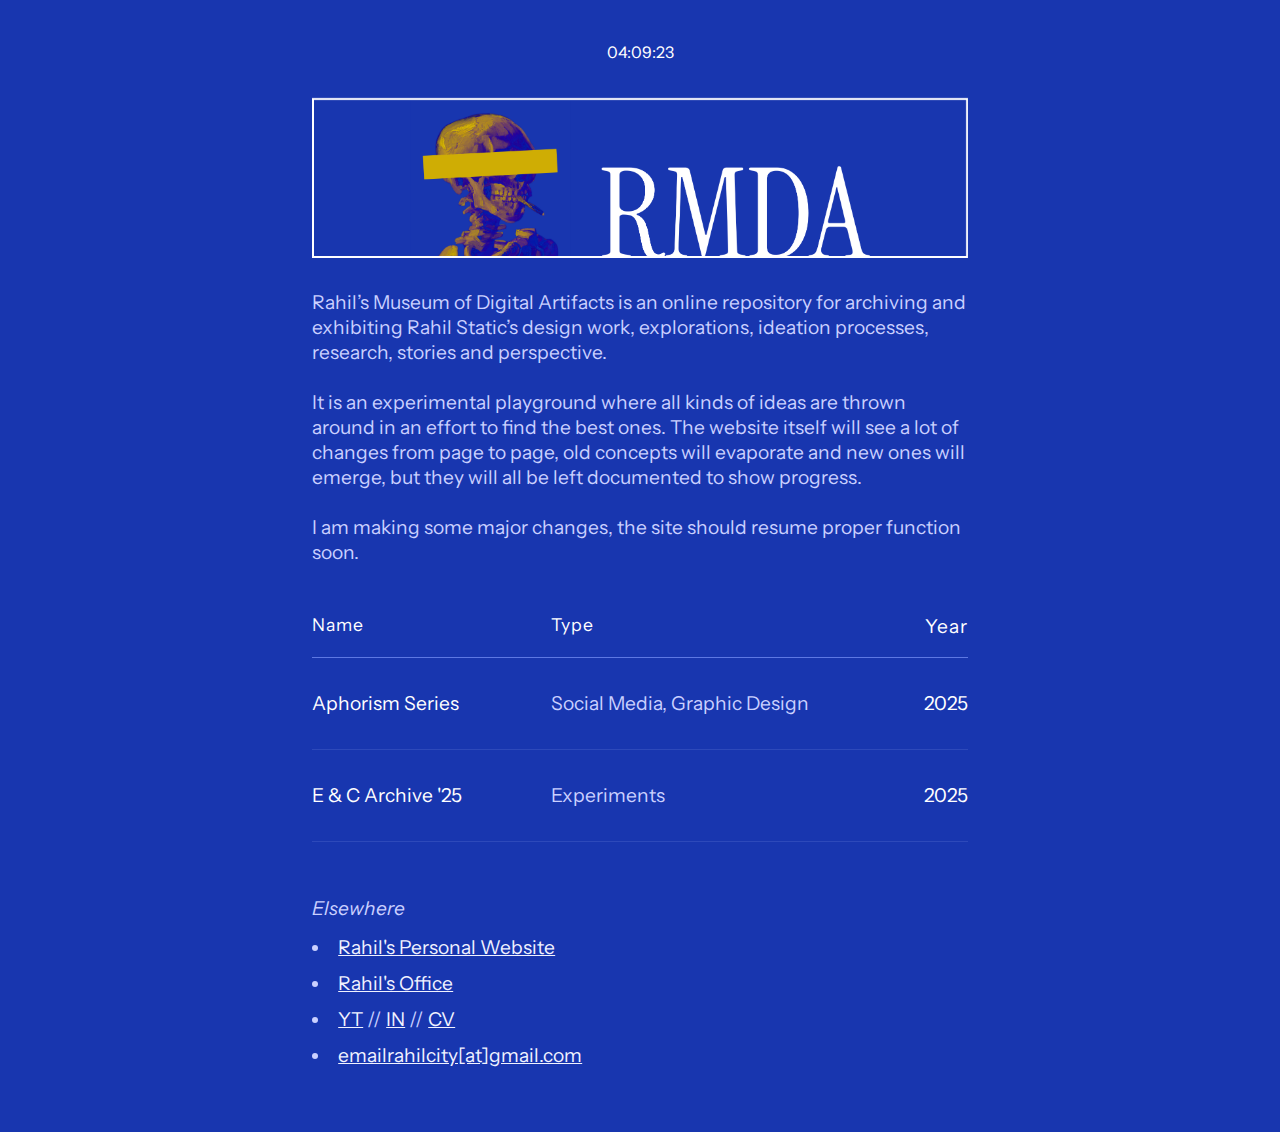
<file: index.html>
<!DOCTYPE html>
<html lang="en">
<head>
    <meta charset="UTF-8">
    <meta name="viewport" content="width=device-width, initial-scale=1.0">
    <title>Rahil's Museum of Digital Artifacts</title>
	<meta name="description" content="Rahil's Museum of Digital Artifacts - Celebrating authentic human-made design stories by the Last Human Designer in the age of AI" />
    <meta name="keywords" content="Rahil's Museum, Rahil Static, Rahil H. Static, Rahil Blade, Rahil City, Rahil HSB, Designer">
	<link rel="stylesheet" href="css/styles.css">
	
	<!-- Linking Font -->
    <link rel="preconnect" href="https://fonts.googleapis.com">
    <link rel="preconnect" href="https://fonts.gstatic.com" crossorigin>
    <link href="https://fonts.googleapis.com/css2?family=Instrument+Sans:ital,wght@0,400..700;1,400..700&family=Instrument+Serif:ital@0;1&display=swap" rel="stylesheet">
	
	<!-- Favicon -->
	<link rel="icon" type="image/png" sizes="32x32" href="preview/favicon-32x32.png">
	<link rel="icon" type="image/png" sizes="16x16" href="preview/favicon-16x16.png">

	<!-- Apple -->
	<link rel="apple-touch-icon" sizes="180x180" href="preview/apple-touch-icon.png">

	<!-- Android -->
	<link rel="icon" type="image/png" sizes="192x192" href="preview/icon-192.png">
	

	<!-- Open Graph (Facebook, LinkedIn, etc.) -->
	<meta property="og:title" content="Rahil's Museum of Digital Artifacts">
	<meta property="og:description" content="Rahil's Museum of Digital Artifacts - Celebrating authentic human-made design stories by the Last Human Designer in the age of AI.">
	<meta property="og:image" content="https://rahilsmuseum.github.io/preview/previewmain.png">
	<meta property="og:image:width" content="1200">
	<meta property="og:image:height" content="630">
	<meta property="og:image:type" content="image/png">
	<meta property="og:url" content="https://rahilsmuseum.github.io">
	<meta property="og:type" content="website">
	<meta property="og:site_name" content="Rahil's Museum of Digital Artifacts">

	<!-- Twitter Card -->
	<meta name="twitter:card" content="summary_large_image">
	<meta name="twitter:title" content="Rahil's Museum of Digital Artifacts">
	<meta name="twitter:description" content="Rahil's Museum of Digital Artifacts - Celebrating authentic human-made design stories by the Last Human Designer in the age of AI">
	<meta name="twitter:image" content="https://rahilsmuseum.github.io/preview/previewmain.png">

	<!-- Additional -->
	<meta property="og:image:alt" content="Preview image card for Rahil's Museum">
	<meta name="twitter:image:alt" content="Preview image card for Rahil's Museum">
	
	
	<!-- iOS Safari optimizations -->
	<meta name="apple-mobile-web-app-capable" content="yes">
	<meta name="apple-mobile-web-app-status-bar-style" content="default">
	<meta name="format-detection" content="telephone=no"> <!-- Prevents auto-linking of phone numbers -->

	<!-- Better iOS viewport handling -->
	<meta name="viewport" content="width=device-width, initial-scale=1.0, shrink-to-fit=no, viewport-fit=cover">

</head>
<body id="top">


<main class="main-content">
<div class="corner-link top-center local-time" id="local-time"></div>

			  <section class="hero">
              <img src="main/b1.png" alt="Ethical Research" class="banner-image">
              <p class="body-text">Rahil’s Museum of Digital Artifacts is an online repository for archiving and exhibiting Rahil Static’s design work, explorations, ideation processes, research, stories and perspective.
			  <br><br>
			  It is an experimental playground where all kinds of ideas are thrown around in an effort to find the best ones. The website itself will see a lot of changes from page to page, old concepts will evaporate and new ones will emerge, but they will all be left documented to show progress.
			  <br><br>
			  I am making some major changes, the site should resume proper function soon.
			  </p>
              </section>

	 <div class="list-header">
        <div>Name</div>
        <div>Type</div>
        <div class="year2">Year</div>
    </div>
    
    <div id="listContainer"></div>

    <script>
        // PROJECT DATA - Add or remove projects here
        const projects = [
			{ client: "Aphorism Series", scope: "Social Media, Graphic Design", year: "2025", url: "stories/aphorism-series.html"},
			{ client: "E & C Archive '25", scope: "Experiments", year: "2025", url: "ec.html"}
        ];

        // Generate List View
        function generateListView() {
            const container = document.getElementById('listContainer');
            container.innerHTML = projects.map(project => `
                <a href="${project.url}" class="list-item">
                    <div class="client-name">${project.client}</div>
                    <div class="scope">${project.scope}</div>
                    <div class="year2">${project.year}</div>
                </a>
            `).join('');
        }

        // Initialize on page load
        window.onload = function() {
            generateListView();
        };
    </script>
	<br>
	<br>
         
			  <section class="elsewhere">
		      <h1> Elsewhere </h1>
			  <p><ul>
			  <li><a href="https://rahilhstatic.github.io" target="_blank" rel="noopener" class="inline-link">Rahil's Personal Website</a></li>
			  <li><a href="https://rahilsoffice.github.io" target="_blank" rel="noopener" class="inline-link">Rahil's Office</a></li>
			  <li><a href="https://youtube.com/@rahilsmuseum" class="inline-link" target="_blank" rel="noopener">YT</a> // <a href="https://www.linkedin.com/company/rahilsmuseum/" class="inline-link" target="_blank" rel="noopener">IN</a> // <a href="https://rahilhstatic.github.io/preview/cv.pdf" class="inline-link" target="_blank" rel="noopener">CV</a></li>
			  <li><a href="ec.html" target="_blank" rel="noopener" class="inline-link">emailrahilcity[at]gmail.com</a></li>
			  </p>
			  </section>
			
		
    </main>
	
	<script>
function updateTime() {
    const now = new Date();
    const timeString = now.toLocaleTimeString([], {
        hour: '2-digit', 
        minute: '2-digit',
		second: '2-digit',
        hour12: false
    });
    document.getElementById('local-time').textContent = timeString;
}

updateTime();
setInterval(updateTime, 1000);
</script>

</body>
</html>
</file>
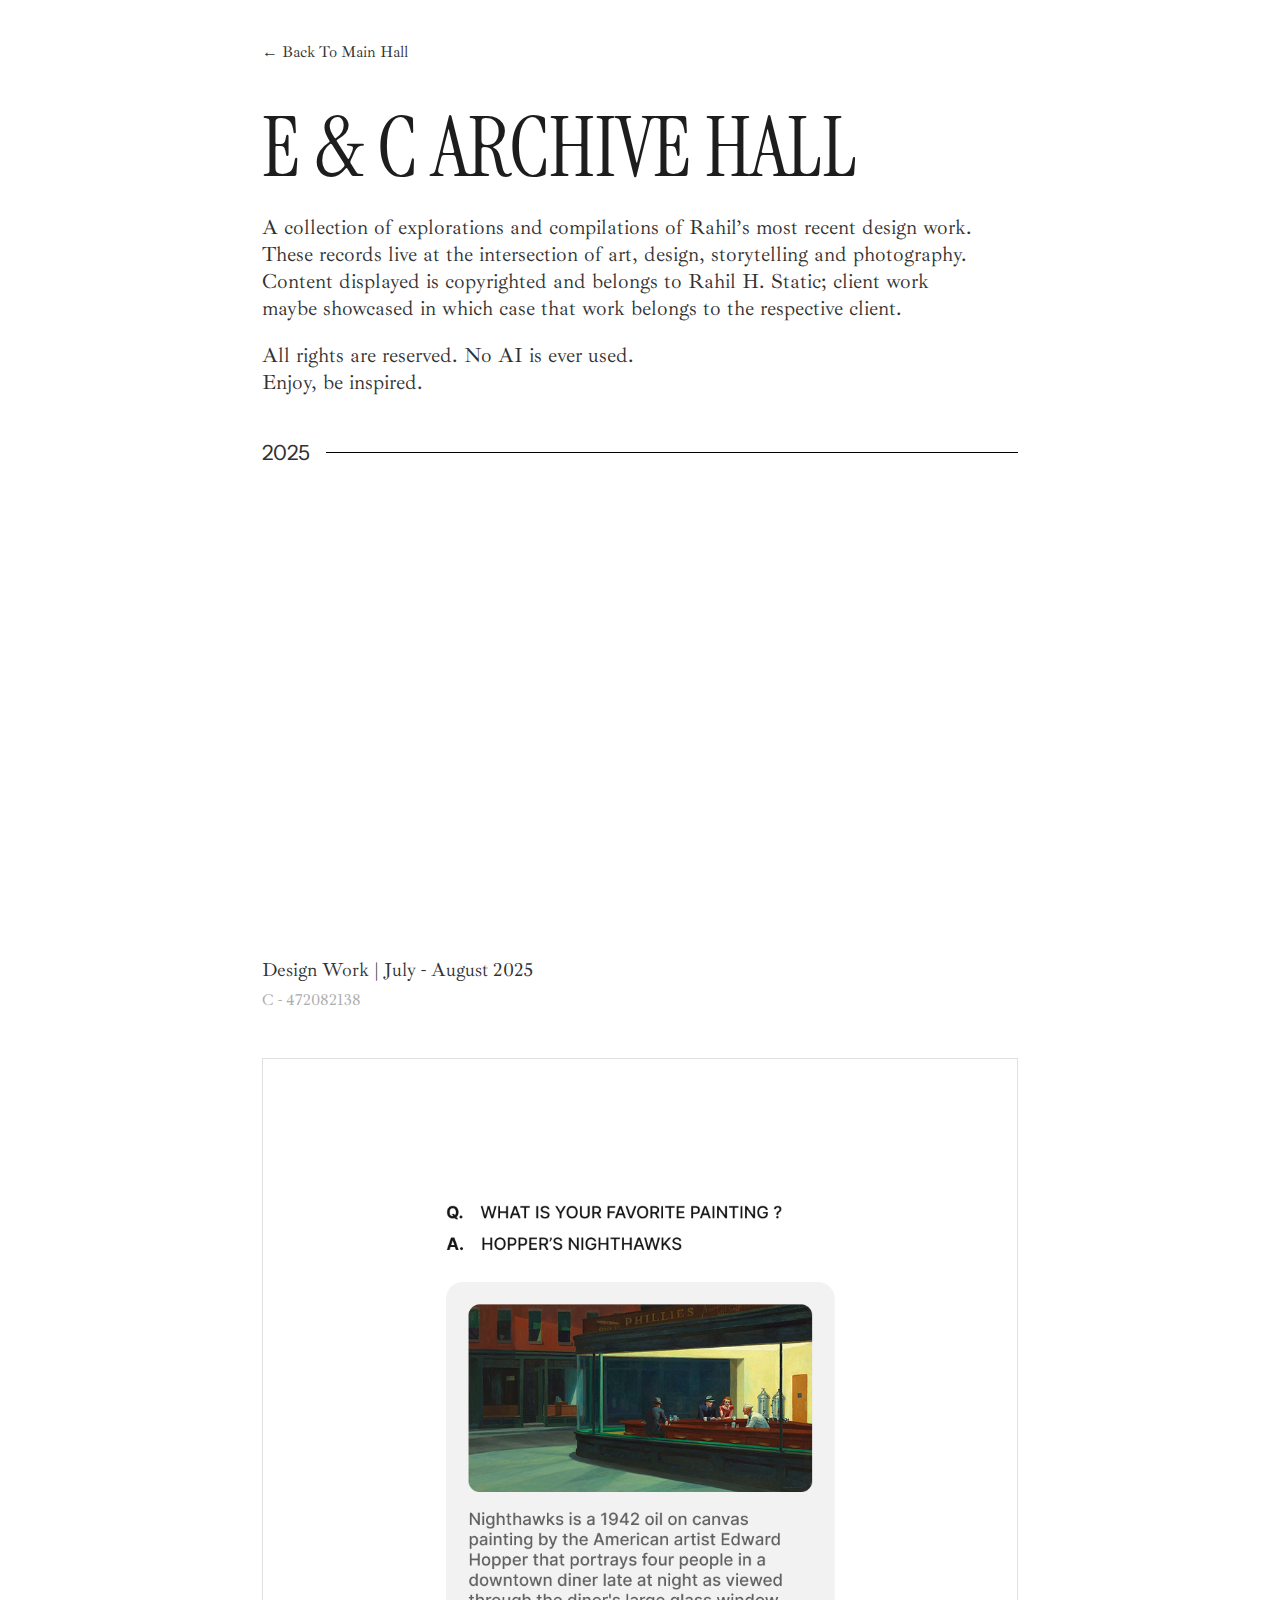
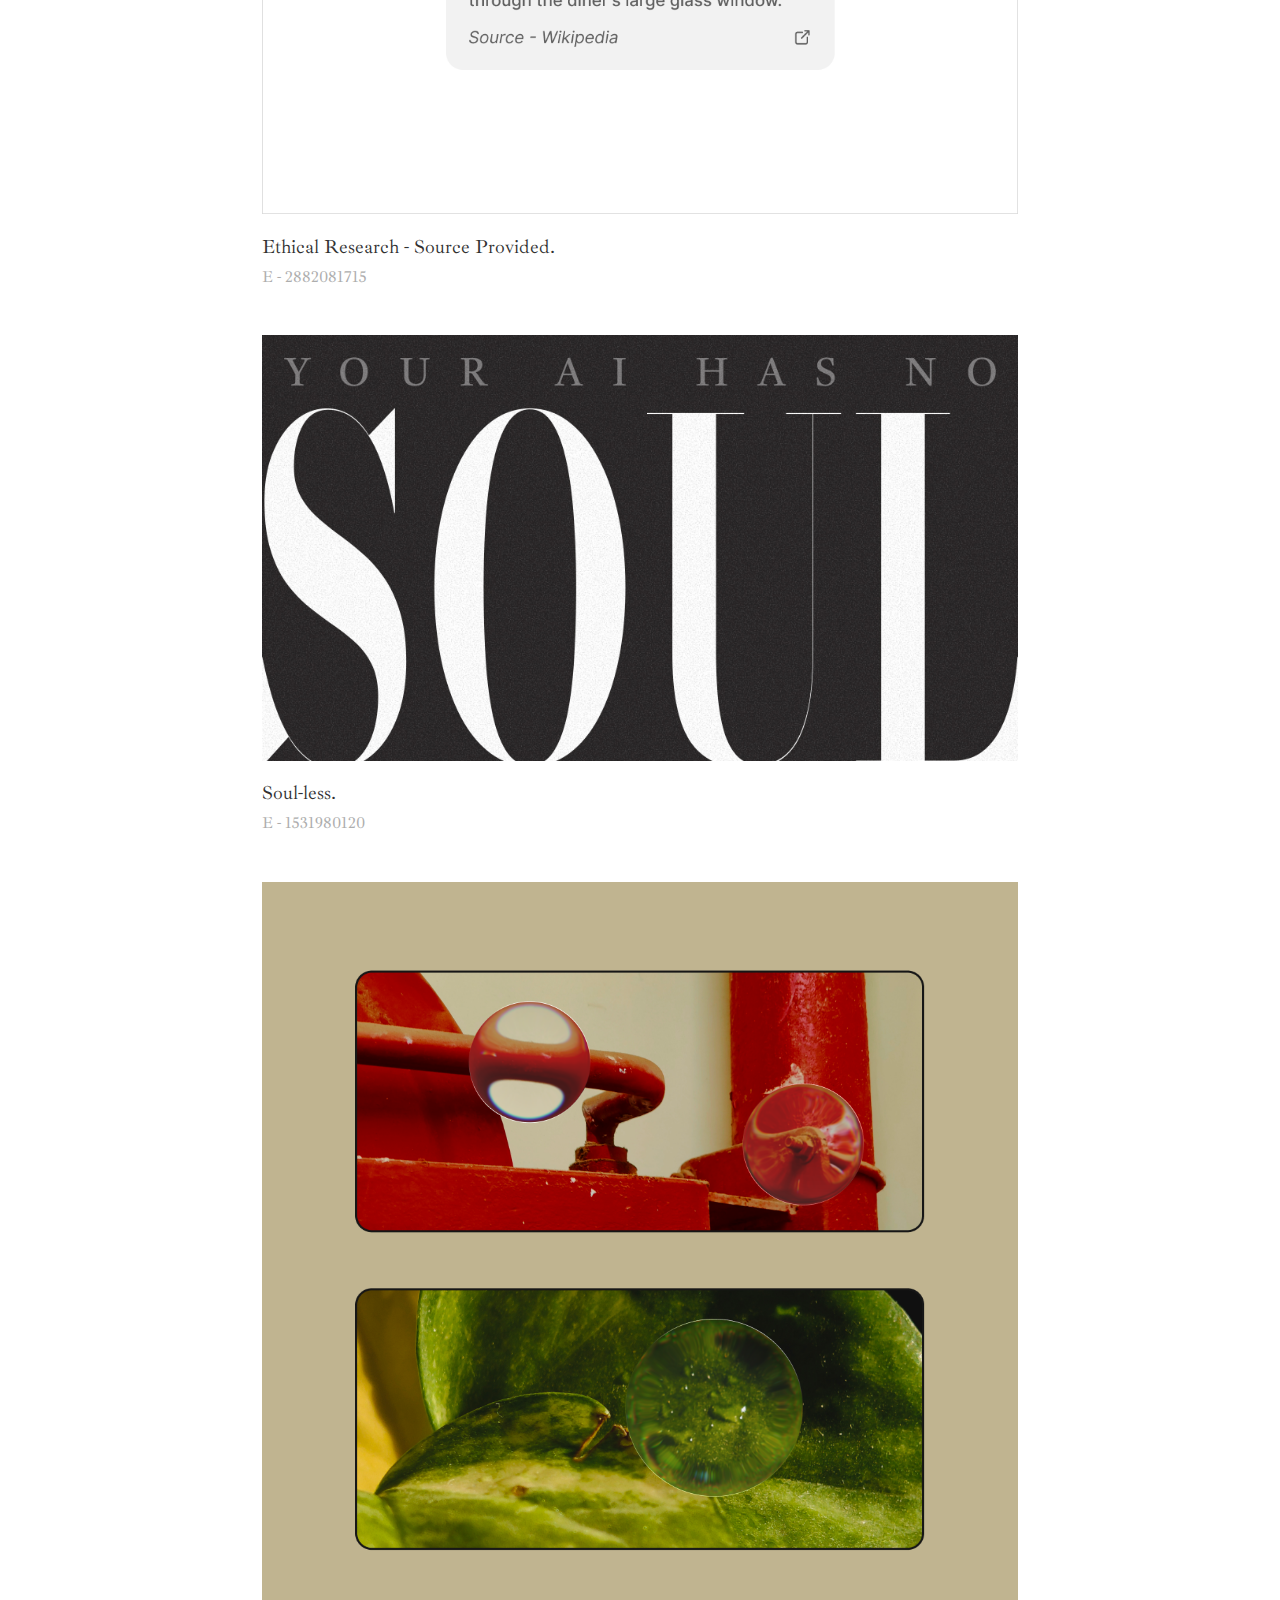
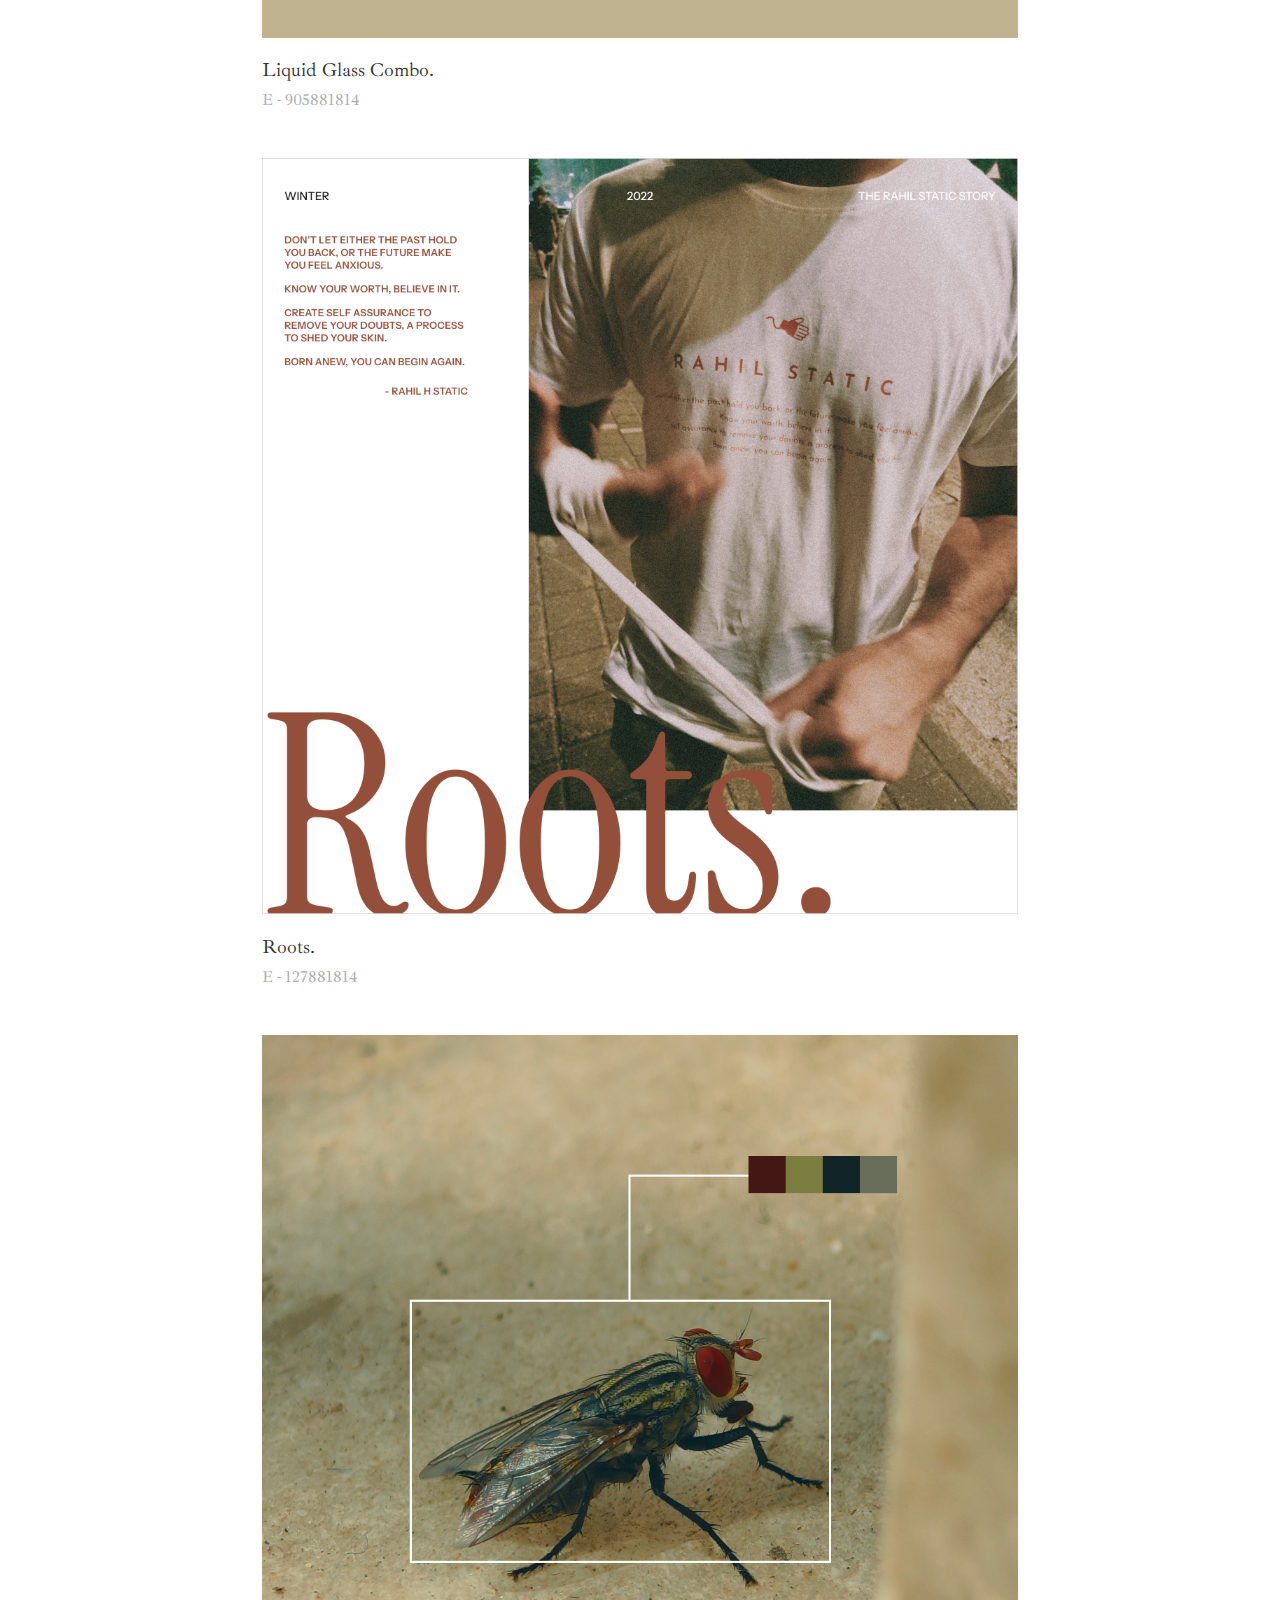
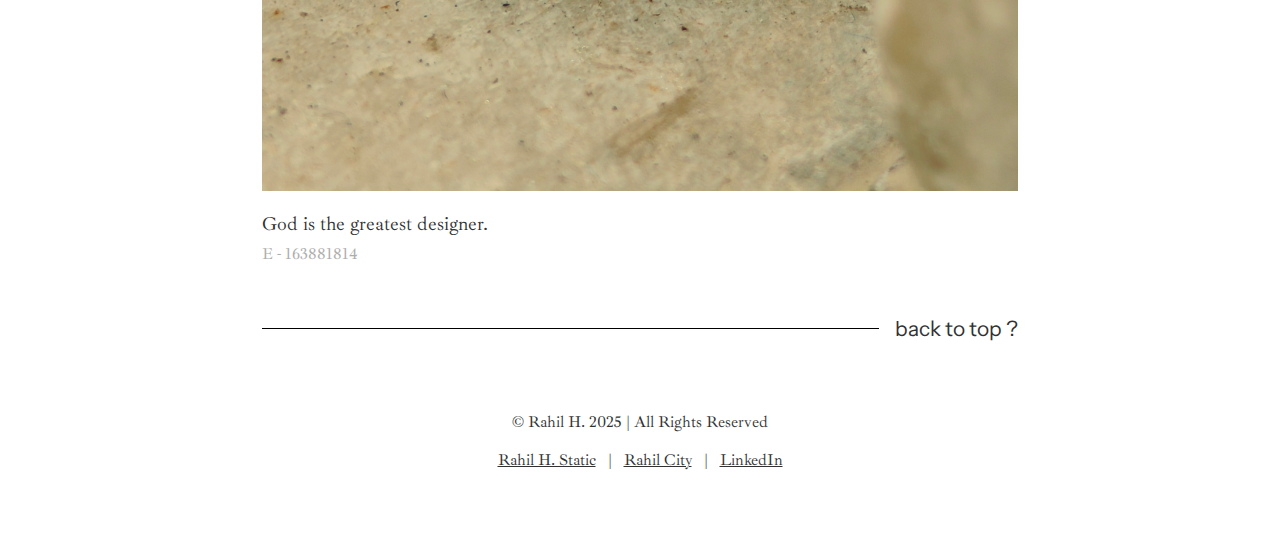
<file: ec.html>
<!DOCTYPE html>
<html lang="en">
<head>
    <meta charset="UTF-8">
   <meta name="viewport" content="width=device-width, initial-scale=1.0, shrink-to-fit=no, viewport-fit=cover">
    <title>E & C Archive Hall</title>
	<meta name="description" content="A collection of explorations and compilations of Rahil’s most recent design work." />
    <link rel="stylesheet" href="css/ec.css">
	
	<!-- Linking Font -->
    <link rel="preconnect" href="https://fonts.googleapis.com">
    <link rel="preconnect" href="https://fonts.gstatic.com" crossorigin>
   <link href="https://fonts.googleapis.com/css2?family=Ibarra+Real+Nova:ital,wght@0,400..700;1,400..700&family=Instrument+Sans:ital,wght@0,400..700;1,400..700&family=Instrument+Serif:ital@0;1&display=swap" rel="stylesheet">
	
	<!-- Favicon -->
	<link rel="icon" type="image/png" sizes="32x32" href="preview/favicon-32x32.png">
	<link rel="icon" type="image/png" sizes="16x16" href="preview/favicon-16x16.png">

	<!-- Apple -->
	<link rel="apple-touch-icon" sizes="180x180" href="preview/apple-touch-icon.png">

	<!-- Android -->
	<link rel="icon" type="image/png" sizes="192x192" href="preview/icon-192.png">
	  
	<!-- Open Graph (Facebook, LinkedIn, etc.) -->
	<meta property="og:title" content="E & C Archive Hall">
	<meta property="og:description" content="A collection of explorations and compilations of Rahil’s most recent design work.">
	<meta property="og:image" content="preview/previewmain.png">
	<meta property="og:url" content="https://rahilhstatic.github.io">
	<meta property="og:type" content="website">

	<!-- Twitter Card -->
	<meta name="twitter:card" content="summary_large_image">
	<meta name="twitter:title" content="E & C Archive Hall">
	<meta name="twitter:description" content="A collection of explorations and compilations of Rahil’s most recent design work.">
	<meta name="twitter:image" content="preview/previewmain.png">
	
	<!-- iOS Safari optimizations -->
	<meta name="apple-mobile-web-app-capable" content="yes">
	<meta name="apple-mobile-web-app-status-bar-style" content="default">
	<meta name="format-detection" content="telephone=no"> <!-- Prevents auto-linking of phone numbers -->

	<!-- Better iOS viewport handling -->
	<meta name="viewport" content="width=device-width, initial-scale=1.0, shrink-to-fit=no, viewport-fit=cover">
	
</head>
<body id="top">

    <!-- Main content container -->
    <main class="main-content">
	<p class="back-text"><a href="index.html" class="back-link">← Back To Main Hall</a></p>
    <h1 class="main-title">E & C ARCHIVE HALL</h1>
	<p class="intro-text">A collection of explorations and compilations of Rahil’s most recent design work. These records live at the intersection of art, design, storytelling and photography.
	Content displayed is copyrighted and belongs to Rahil H. Static; client work maybe showcased in which case that work belongs to the respective client.</p>
    <p class="intro-text2">All rights are reserved. No AI is ever used.<br>Enjoy, be inspired.</p>

    <div class ="year-divider">
	<span class="year">2025</span>
	<span class="line"></span>
	</div>	

        <!-- Article content -->
        <article class="article-content">
		
             <section class="content-section">
              <div class="video-container">
        <iframe src="https://www.youtube.com/embed/xqmKuhU7Rco?autoplay=1&mute=1&controls=1&modestbranding=1&rel=0&showinfo=0&loop=1&playlist=xqmKuhU7Rco&vq=hd1080"
                title="July - August 2025"
                frameborder="0" 
                allow="accelerometer; autoplay; clipboard-write; encrypted-media; gyroscope; picture-in-picture; web-share" 
                allowfullscreen>
        </iframe>
    </div>
                <p class="body-text">Design Work | July - August 2025</p>
                <p class="sub-text">C - 472082138</p>
            </section>

            <section class="content-section">
              <img src="ec/context.png" alt="Ethical Research" class="content-image">
                <p class="body-text">Ethical Research - Source Provided.</p>
                <p class="sub-text">E - 2882081715</p>
            </section>
			
			<section class="content-section">
              <img src="ec/soul.jpg" alt="Soul" class="content-image">
                <p class="body-text">Soul-less.</p>
                <p class="sub-text">E - 1531980120</p>
            </section>
			
			<section class="content-section">
              <img src="ec/lg.png" alt="Liquid Glass" class="content-image">
                <p class="body-text">Liquid Glass Combo.</p>
                <p class="sub-text">E - 905881814</p>
            </section>
			
			<section class="content-section">
              <img src="ec/roots.png" alt="Roots" class="content-image">
                <p class="body-text">Roots.</p>
                <p class="sub-text">E - 127881814</p>
            </section>

           <section class="content-section">
              <img src="ec/designer.png" alt="God is the greatest designer" class="content-image">
                <p class="body-text">God is the greatest designer.</p>
                <p class="sub-text">E - 163881814</p>
            </section>

			
			<div class ="year-divider">
	        <span class="line"></span>
	        <span class="year"><a class="inline-link" href="#top">back to top ?</a></span>
	        </div>
			
			
			<!--
			<br>
			<br>


            <div class ="year-divider">
	        <span class="line"></span>
	        <span class="year">see 2024 posts</span>
	        </div>		
-->					
			

            <!-- Footer info -->
            <footer class="article-footer">
                <p class="footer-text">© Rahil H. 2025 | All Rights Reserved</p>
                <div class="footer-links">
                    <a href="https://rahilhstatic.github.io" class="footer-link">Rahil H. Static</a>
                    <span class="footer-separator">|</span>
                    <a href="https://rahilcity.webflow.io" class="footer-link">Rahil City</a>
                    <span class="footer-separator">|</span>
                    <a href="https://www.linkedin.com/in/rahilhstatic" class="footer-link">LinkedIn</a>
                </div>
            </footer>
        </article>
    </main>

	
</body>

</html>
</file>
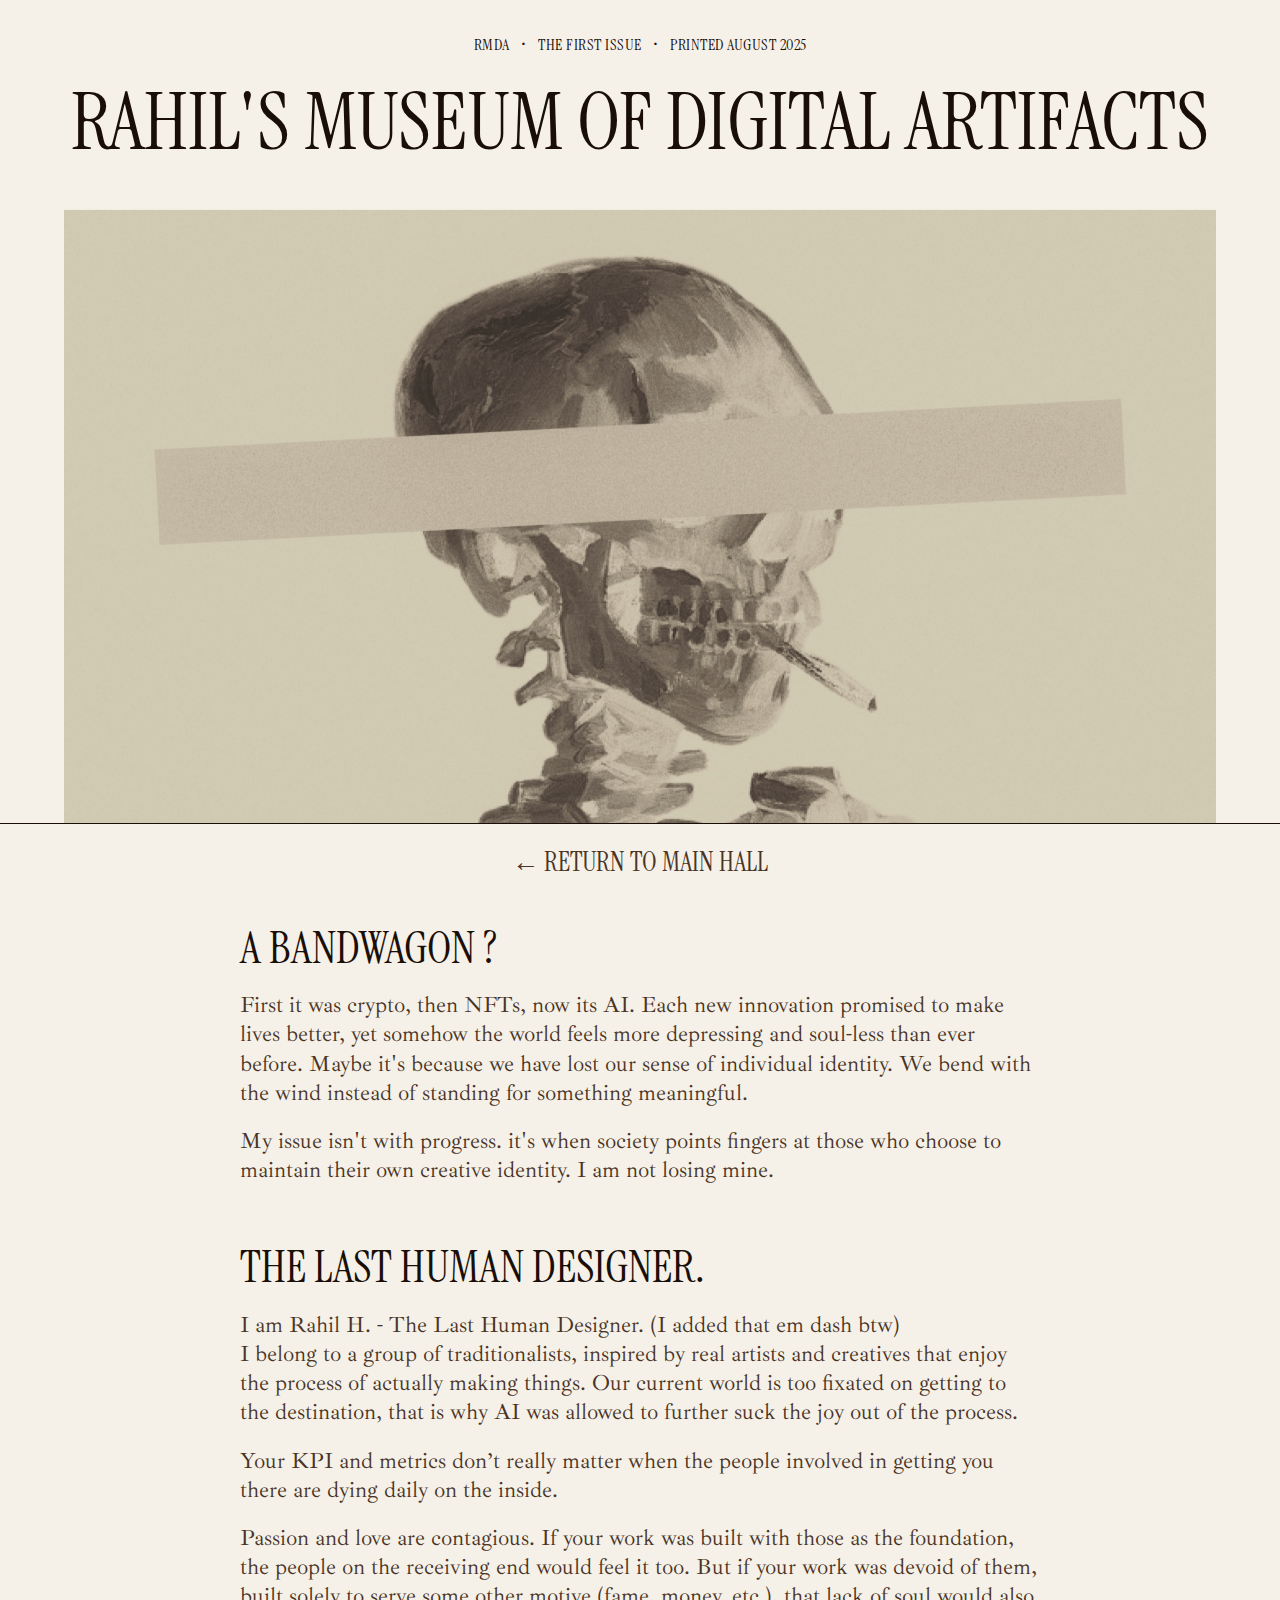
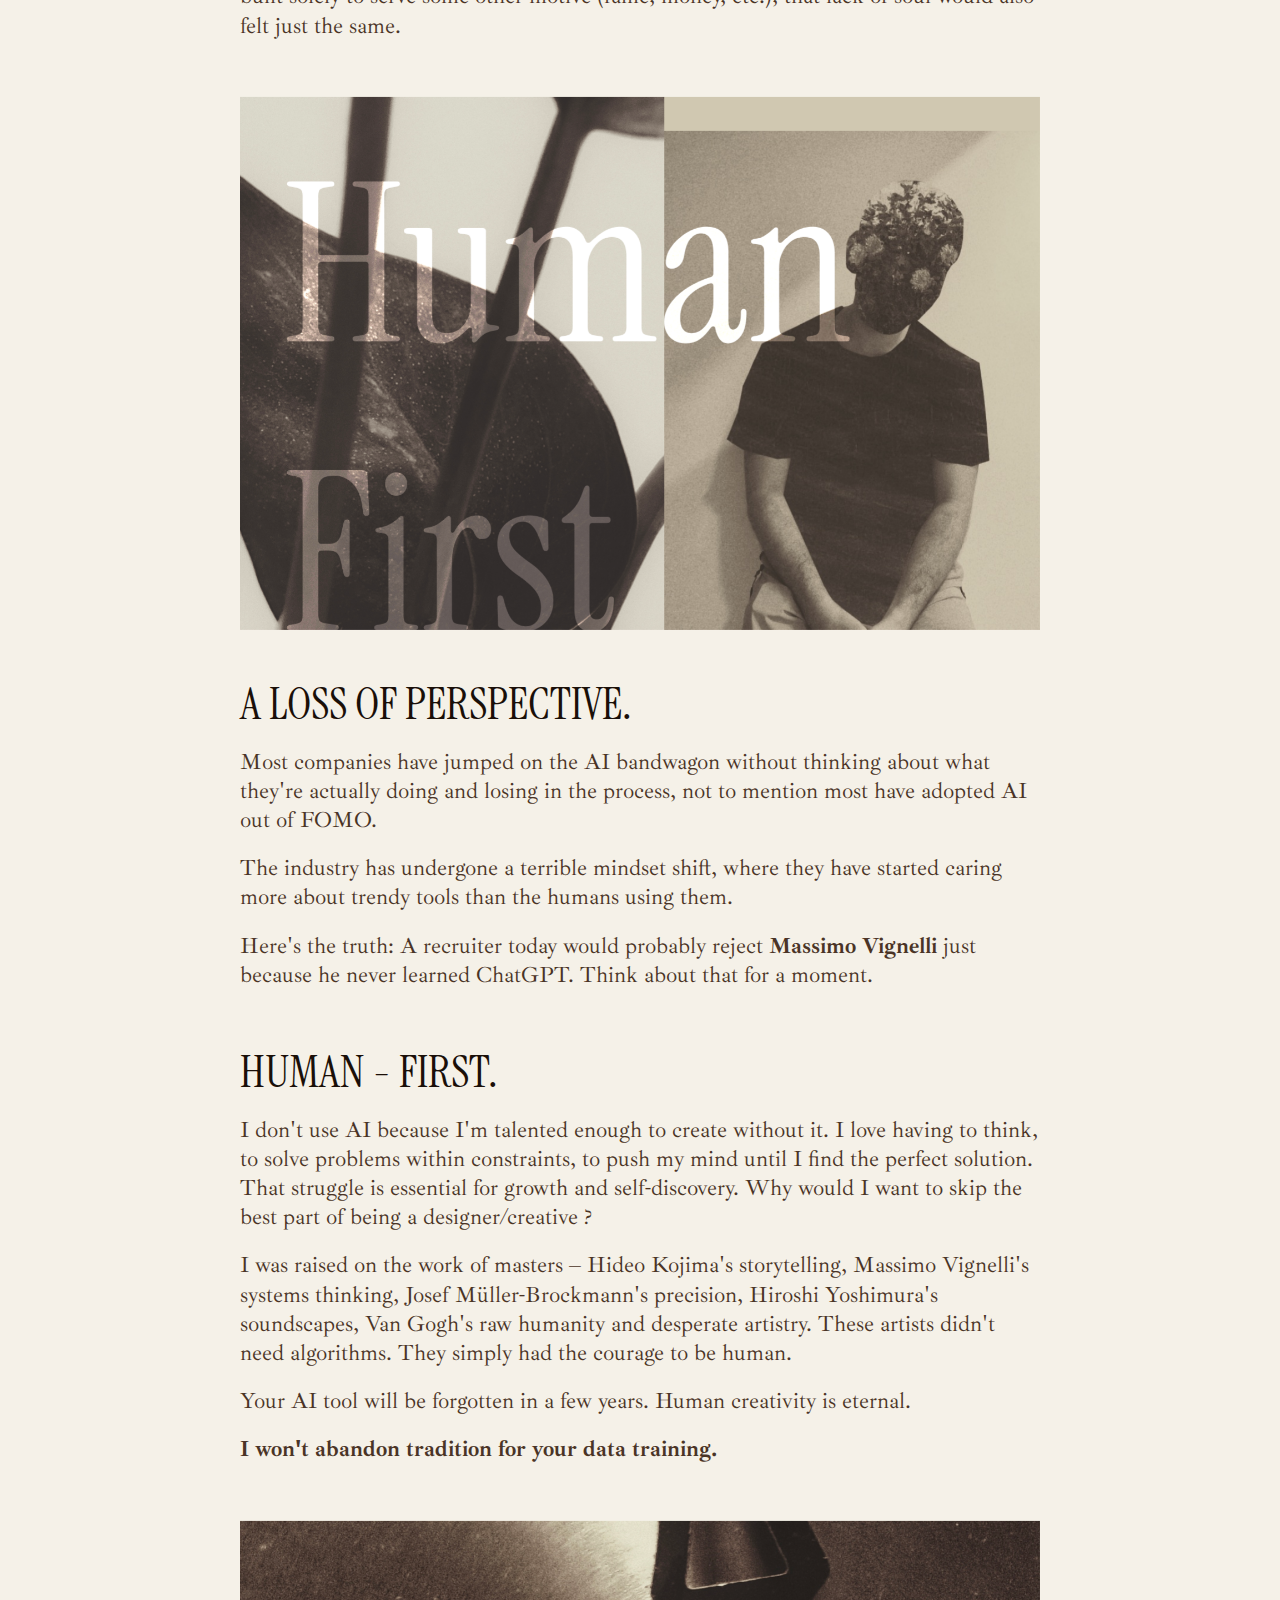
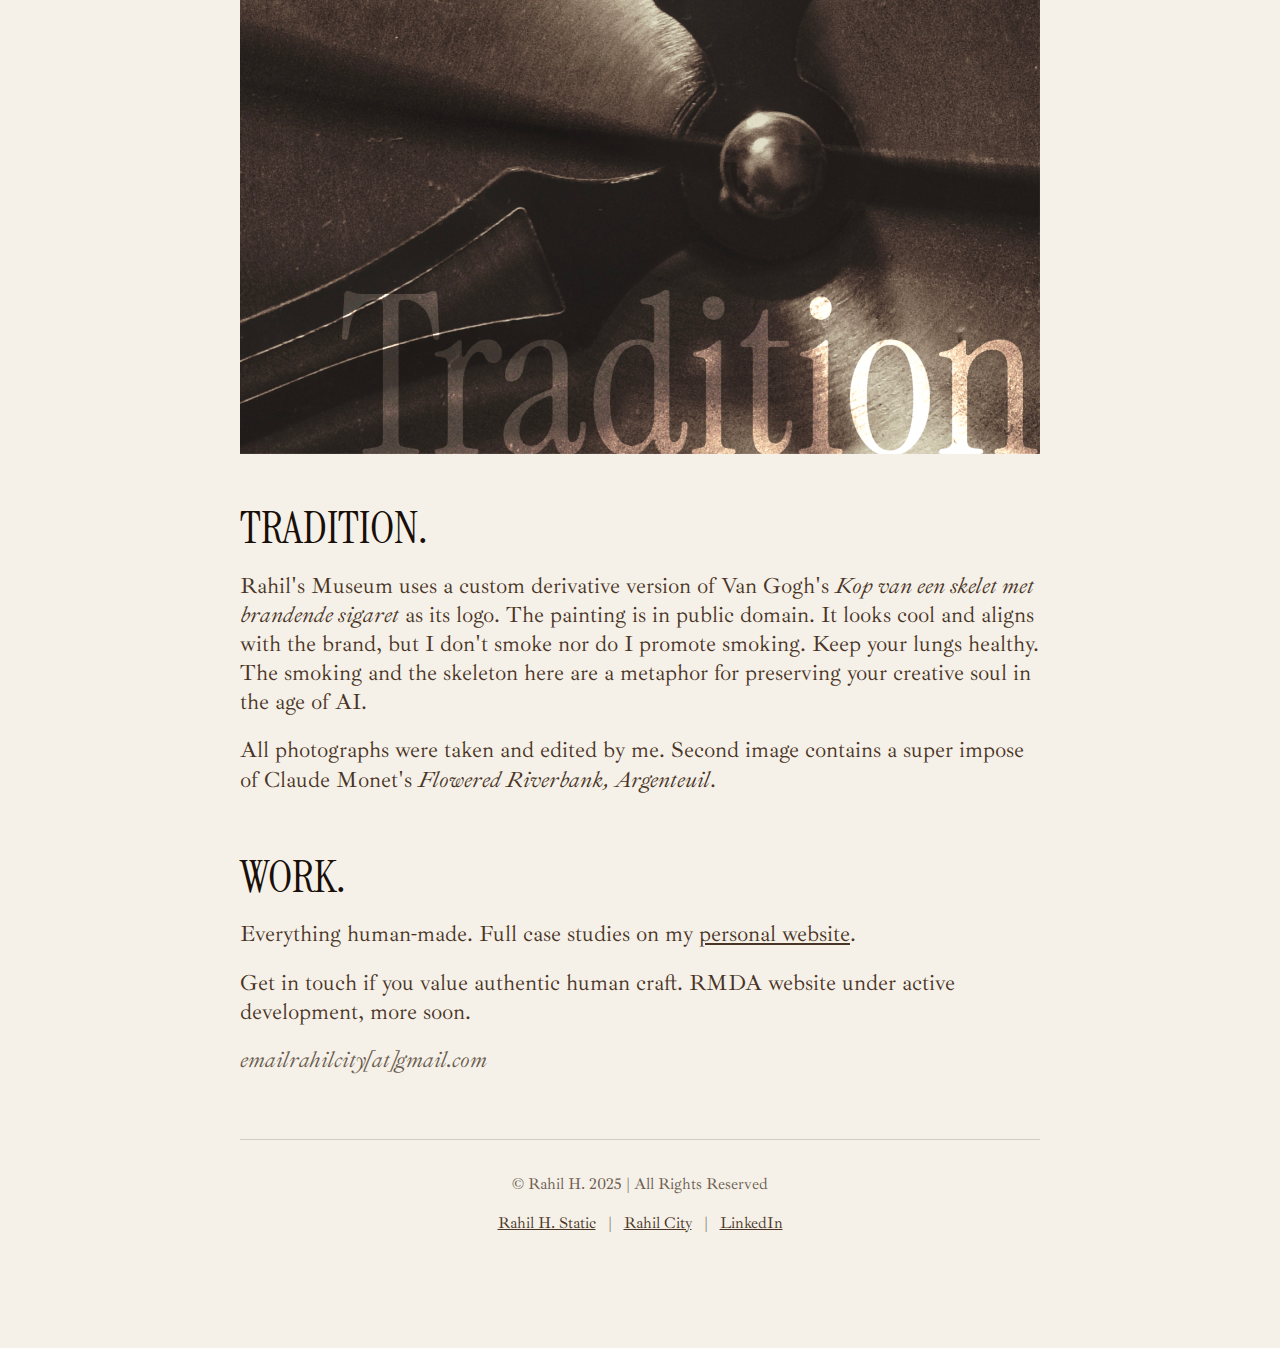
<file: first-issue.html>
<!DOCTYPE html>
<html lang="en">
<head>
    <meta charset="UTF-8">
    <meta name="viewport" content="width=device-width, initial-scale=1.0">
    <title>RMDA | First Issue</title>
	<meta name="description" content="A recruitment platform tailor-made for the Japanese job market that puts small and medium-sized businesses first." />
    <link rel="stylesheet" href="css/museumstyles.css">
	
	<!-- Linking Font -->
    <link rel="preconnect" href="https://fonts.googleapis.com">
    <link rel="preconnect" href="https://fonts.gstatic.com" crossorigin>
    <link href="https://fonts.googleapis.com/css2?family=Instrument+Serif:ital,wght@0,400;1,400&family=Ibarra+Real+Nova:ital,wght@0,400;0,500;0,600;0,700;1,400;1,500;1,600;1,700&display=swap" rel="stylesheet">
	
	<!-- Favicon -->
	<link rel="icon" type="image/png" sizes="32x32" href="preview/favicon-32x32.png">
	<link rel="icon" type="image/png" sizes="16x16" href="preview/favicon-16x16.png">

	<!-- Apple -->
	<link rel="apple-touch-icon" sizes="180x180" href="preview/apple-touch-icon.png">

	<!-- Android -->
	<link rel="icon" type="image/png" sizes="192x192" href="preview/icon-192.png">
	  
	<!-- Open Graph (Facebook, LinkedIn, etc.) -->
	<meta property="og:title" content="Rahil's Museum of Digital Artifacts">
	<meta property="og:description" content="Rahil's Museum of Digital Artifacts - Celebrating authentic human-made design stories by the Last Human Designer in the age of AI">
	<meta property="og:image" content="preview/previewmain.png">
	<meta property="og:url" content="https://rahilhstatic.github.io">
	<meta property="og:type" content="website">

	<!-- Twitter Card -->
	<meta name="twitter:card" content="summary_large_image">
	<meta name="twitter:title" content="Rahil's Museum of Digital Artifacts">
	<meta name="twitter:description" content="Rahil's Museum of Digital Artifacts - Celebrating authentic human-made design stories by the Last Human Designer in the age of AI">
	<meta name="twitter:image" content="preview/previewmain.png">
	
	<!-- iOS Safari optimizations -->
	<meta name="apple-mobile-web-app-capable" content="yes">
	<meta name="apple-mobile-web-app-status-bar-style" content="default">
	<meta name="format-detection" content="telephone=no"> <!-- Prevents auto-linking of phone numbers -->

	<!-- Better iOS viewport handling -->
	<meta name="viewport" content="width=device-width, initial-scale=1.0, shrink-to-fit=no, viewport-fit=cover">
	
</head>
<body>
    <!-- Navigation -->
    <div class="top-nav">
        <span class="nav-text">RMDA</span>
        <span class="nav-separator">•</span>
        <span class="nav-text">THE FIRST ISSUE</span>
        <span class="nav-separator">•</span>
        <span class="nav-text">PRINTED AUGUST 2025</span>
    </div>

    <!-- Main content container -->
    <main class="main-content">
        <!-- Hero section with title and main image -->
        <section class="hero-section">
            <h1 class="main-title">RAHIL'S MUSEUM OF DIGITAL ARTIFACTS</h1>
            
            <div class="hero-image-container">
                <!-- Placeholder for skull image -->
                  <img src="main/hero.png" alt="The First Issue" class="hero-image">
            </div>
        </section>

        <!-- Article content -->
        <article class="article-content">
            <section class="content-section">
                <h2 class="section-title">A BANDWAGON ?</h2>
                <p class="body-text">First it was crypto, then NFTs, now its AI. Each new innovation promised to make lives better, yet somehow the world feels more depressing and soul-less than ever before. Maybe it's because we have lost our sense of individual identity. We bend with the wind instead of standing for something meaningful.</p>
                <p class="body-text">My issue isn't with progress. it's when society points fingers at those who choose to maintain their own creative identity. I am not losing mine.</p>
            </section>

            <section class="content-section">
                <h2 class="section-title">THE LAST HUMAN DESIGNER.</h2>
                <p class="body-text">I am Rahil H. - The Last Human Designer. (I added that em dash btw)<br> I belong to a group of traditionalists, inspired by real artists and creatives that enjoy the process of actually making things. Our current world is too fixated on getting to the destination, that is why AI was allowed to further suck the joy out of the process.</p>
                <p class="body-text">Your KPI and metrics don’t really matter when the people involved in getting you there are dying daily on the inside. </p>
                <p class="body-text">Passion and love are contagious. If your work was built with those as the foundation, the people on the receiving end would feel it too. But if your work was devoid of them, built solely to serve some other motive (fame, money, etc.), that lack of soul would also felt just the same.</p>
            </section>

            <div class="content-image-container">
              <img src="main/human.png" alt="Human-First" class="content-image">
            </div>

            <section class="content-section">
                <h2 class="section-title">A LOSS OF PERSPECTIVE.</h2>
                <p class="body-text">Most companies have jumped on the AI bandwagon without thinking about what they're actually doing and losing in the process, not to mention most have adopted AI out of FOMO. </p>
                <p class="body-text">The industry has undergone a terrible mindset shift, where they have started caring more about trendy tools than the humans using them.</p>
                <p class="body-text">Here's the truth: A recruiter today would probably reject <b>Massimo Vignelli</b> just because he never learned ChatGPT. Think about that for a moment.</p>
            </section>

            <section class="content-section">
                <h2 class="section-title">HUMAN - FIRST.</h2>
                <p class="body-text">I don't use AI because I'm talented enough to create without it. I love having to think, to solve problems within constraints, to push my mind until I find the perfect solution. That struggle is essential for growth and self-discovery. Why would I want to skip the best part of being a designer/creative ?</p>
                <p class="body-text">I was raised on the work of masters – Hideo Kojima's storytelling, Massimo Vignelli's systems thinking, Josef Müller-Brockmann's precision, Hiroshi Yoshimura's soundscapes, Van Gogh's raw humanity and desperate artistry. These artists didn't need algorithms. They simply had the courage to be human.</p>
                <p class="body-text">Your AI tool will be forgotten in a few years. Human creativity is eternal.</p>
                <p class="body-text"><b>I won't abandon tradition for your data training.</b></p>
            </section>
			
			 <div class="content-image-container">
              <img src="main/tradition.png" alt="Timeless Tradition" class="content-image">
            </div>
			
			<section class="content-section">
                <h2 class="section-title">TRADITION.</h2>
                <p class="body-text">Rahil's Museum uses a custom derivative version of Van Gogh's <i>Kop van een skelet met brandende sigaret</i> as its logo. The painting is in public domain. It looks cool and aligns with the brand, but I don't smoke nor do I promote smoking. Keep your lungs healthy. The smoking and the skeleton here are a metaphor for preserving your creative soul in the age of AI.</p>
                 <p class="body-text">All photographs were taken and edited by me. Second image contains a super impose of Claude Monet's <i>Flowered Riverbank, Argenteuil</i>.</p>
			</section>

            <section class="content-section">
                <h2 class="section-title">WORK.</h2>
                <p class="body-text">Everything human-made. Full case studies on my <a href="https://rahilhstatic.github.io" class="inline-link">personal website</a>.</p>
                <p class="body-text">Get in touch if you value authentic human craft. RMDA website under active development, more soon.</p>
                <p class="body-text contact-email">emailrahilcity[at]gmail.com</p>
            </section>
			

            <!-- Footer info -->
            <footer class="article-footer">
                <p class="footer-text">© Rahil H. 2025 | All Rights Reserved</p>
                <div class="footer-links">
                    <a href="#" class="footer-link">Rahil H. Static</a>
                    <span class="footer-separator">|</span>
                    <a href="#" class="footer-link">Rahil City</a>
                    <span class="footer-separator">|</span>
                    <a href="#" class="footer-link">LinkedIn</a>
                </div>
            </footer>
        </article>
    </main>

    <!-- Return to main hall -->
    <div class="return-nav">
        <a href="index.html" class="return-link">← RETURN TO MAIN HALL</a>
    </div>
</body>
</html>
</file>
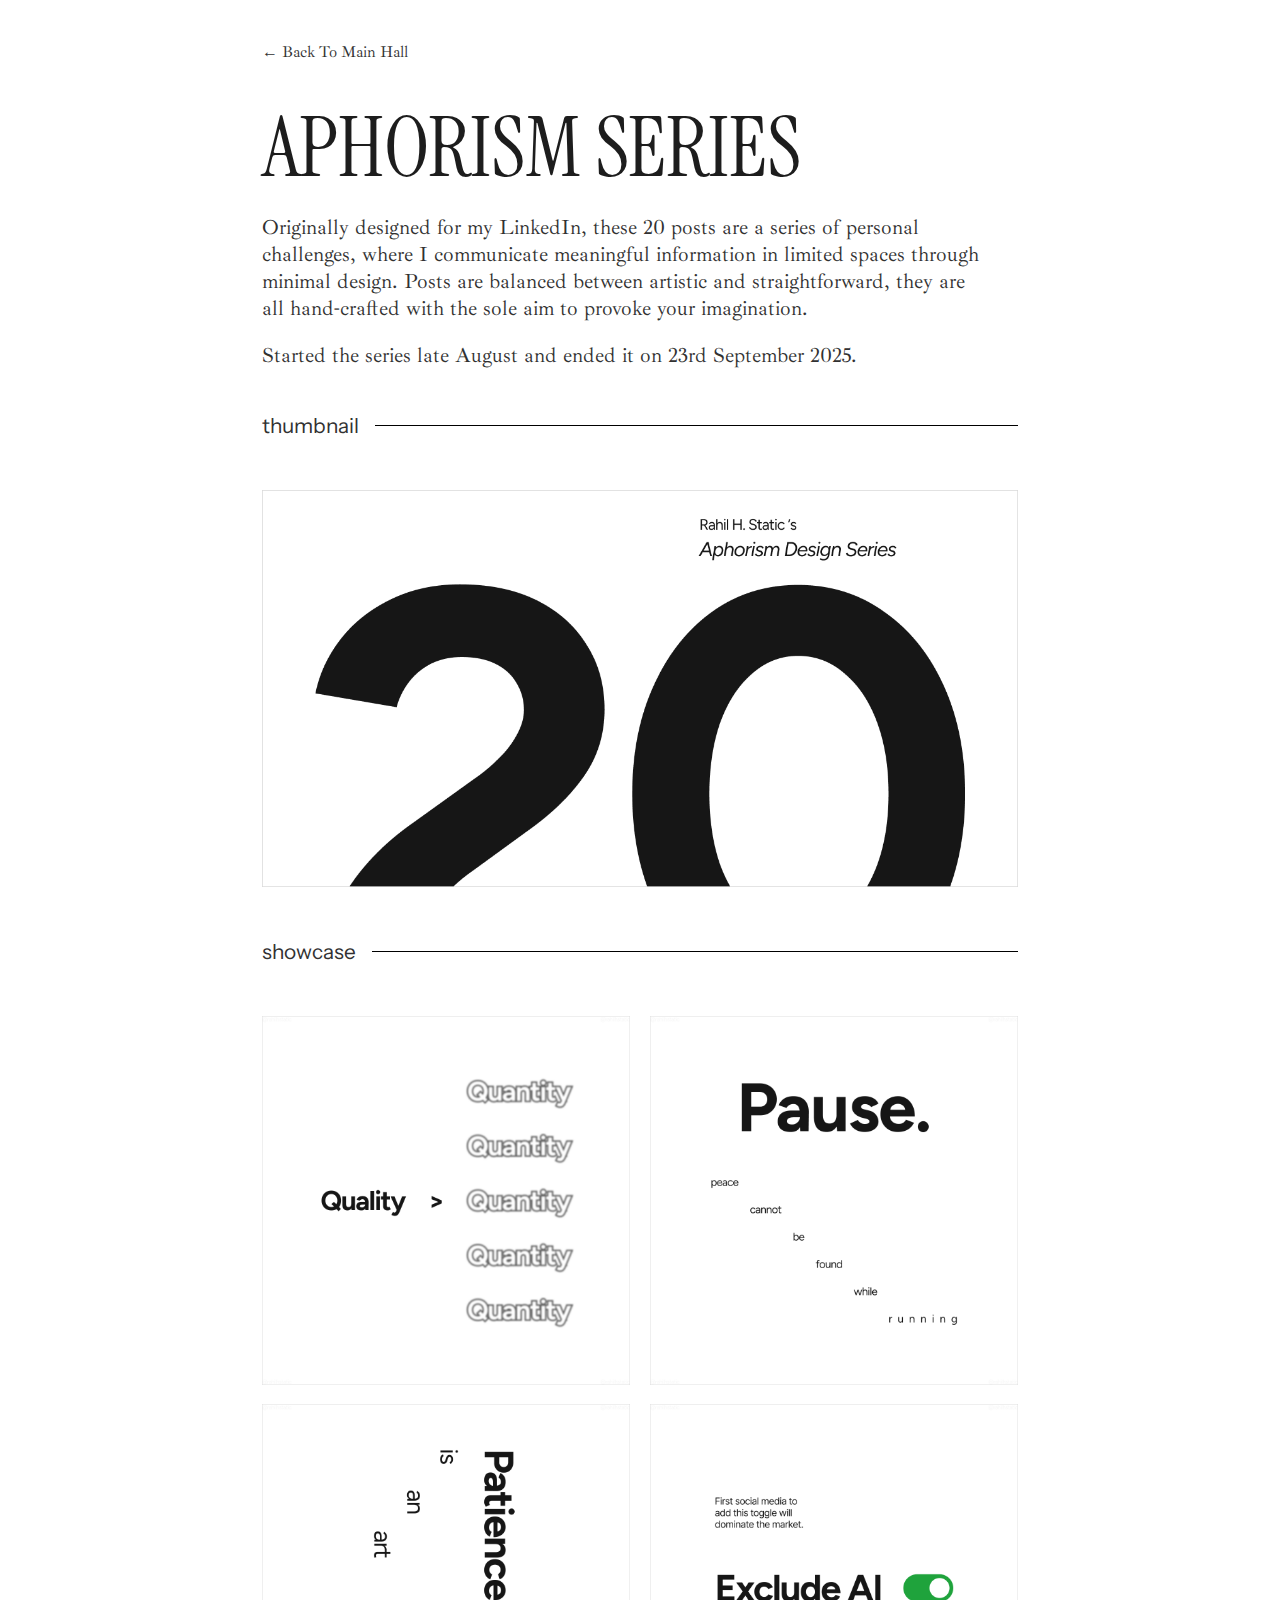
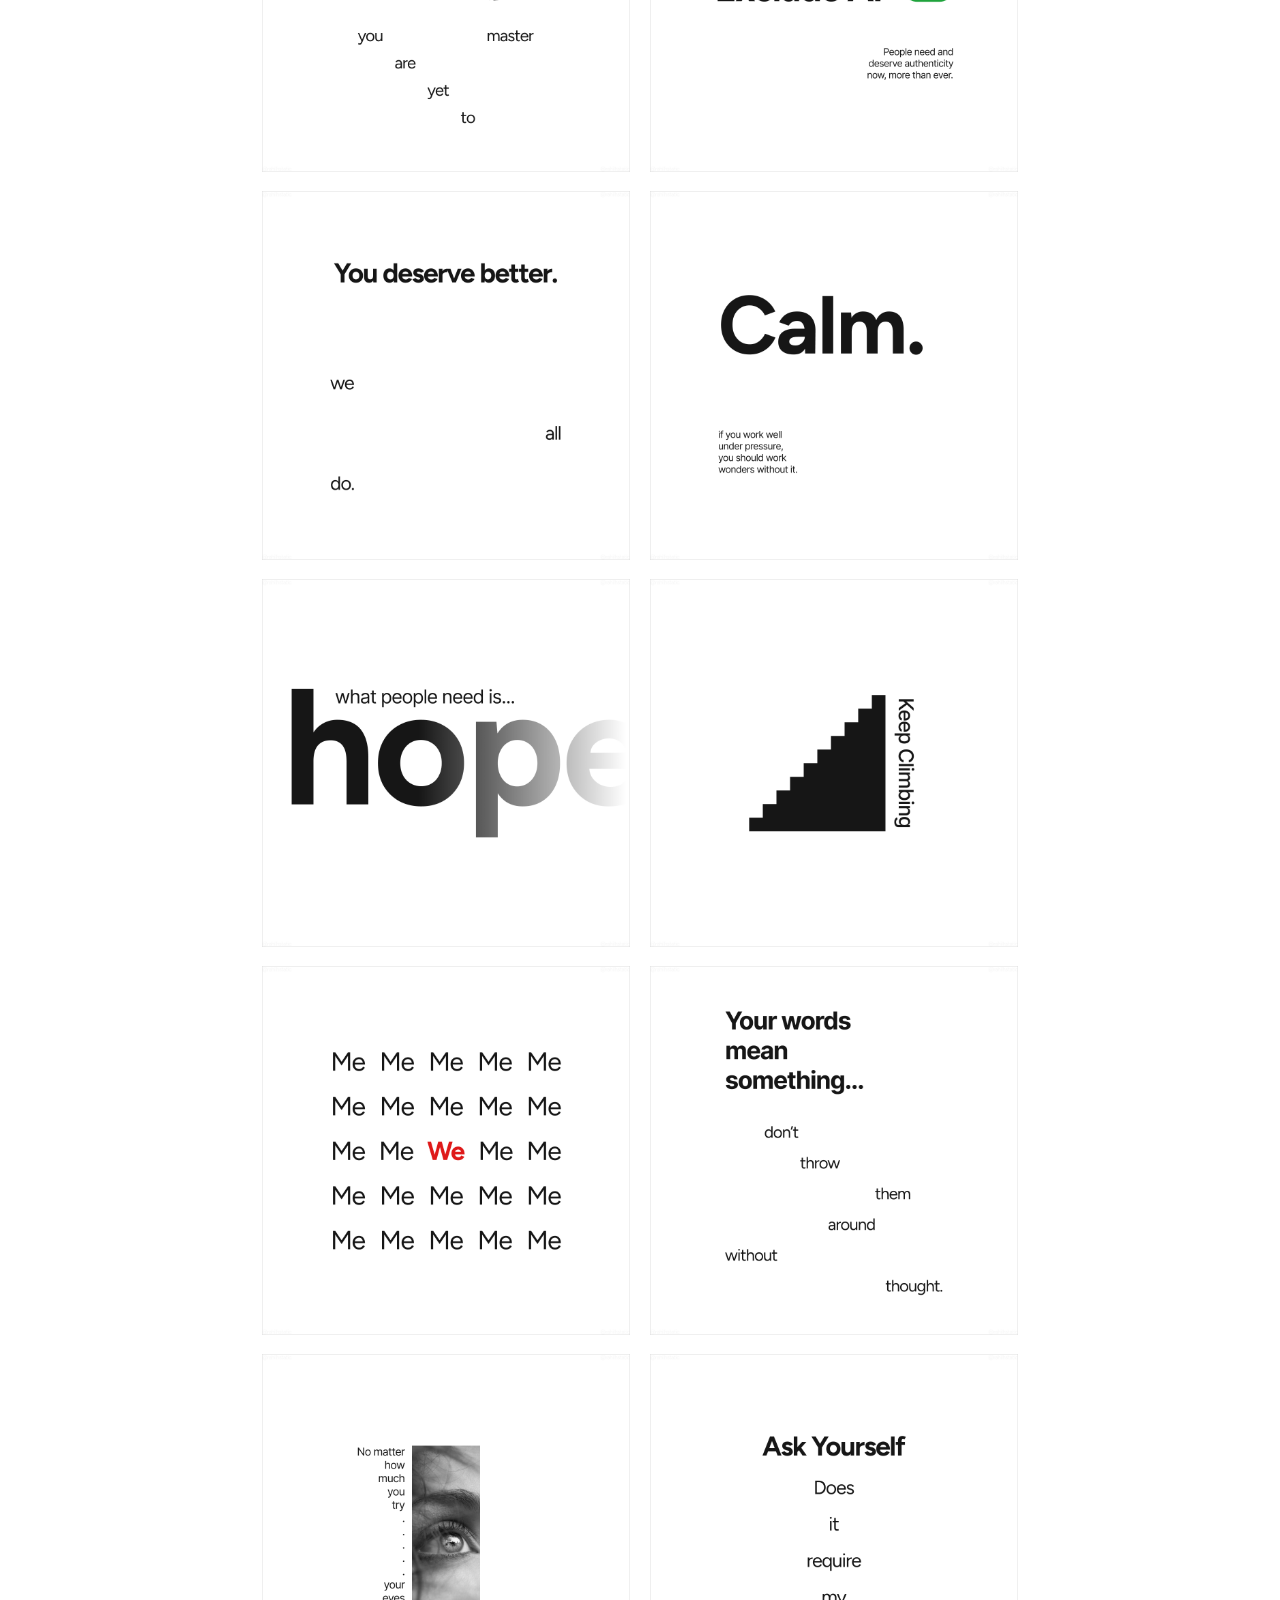
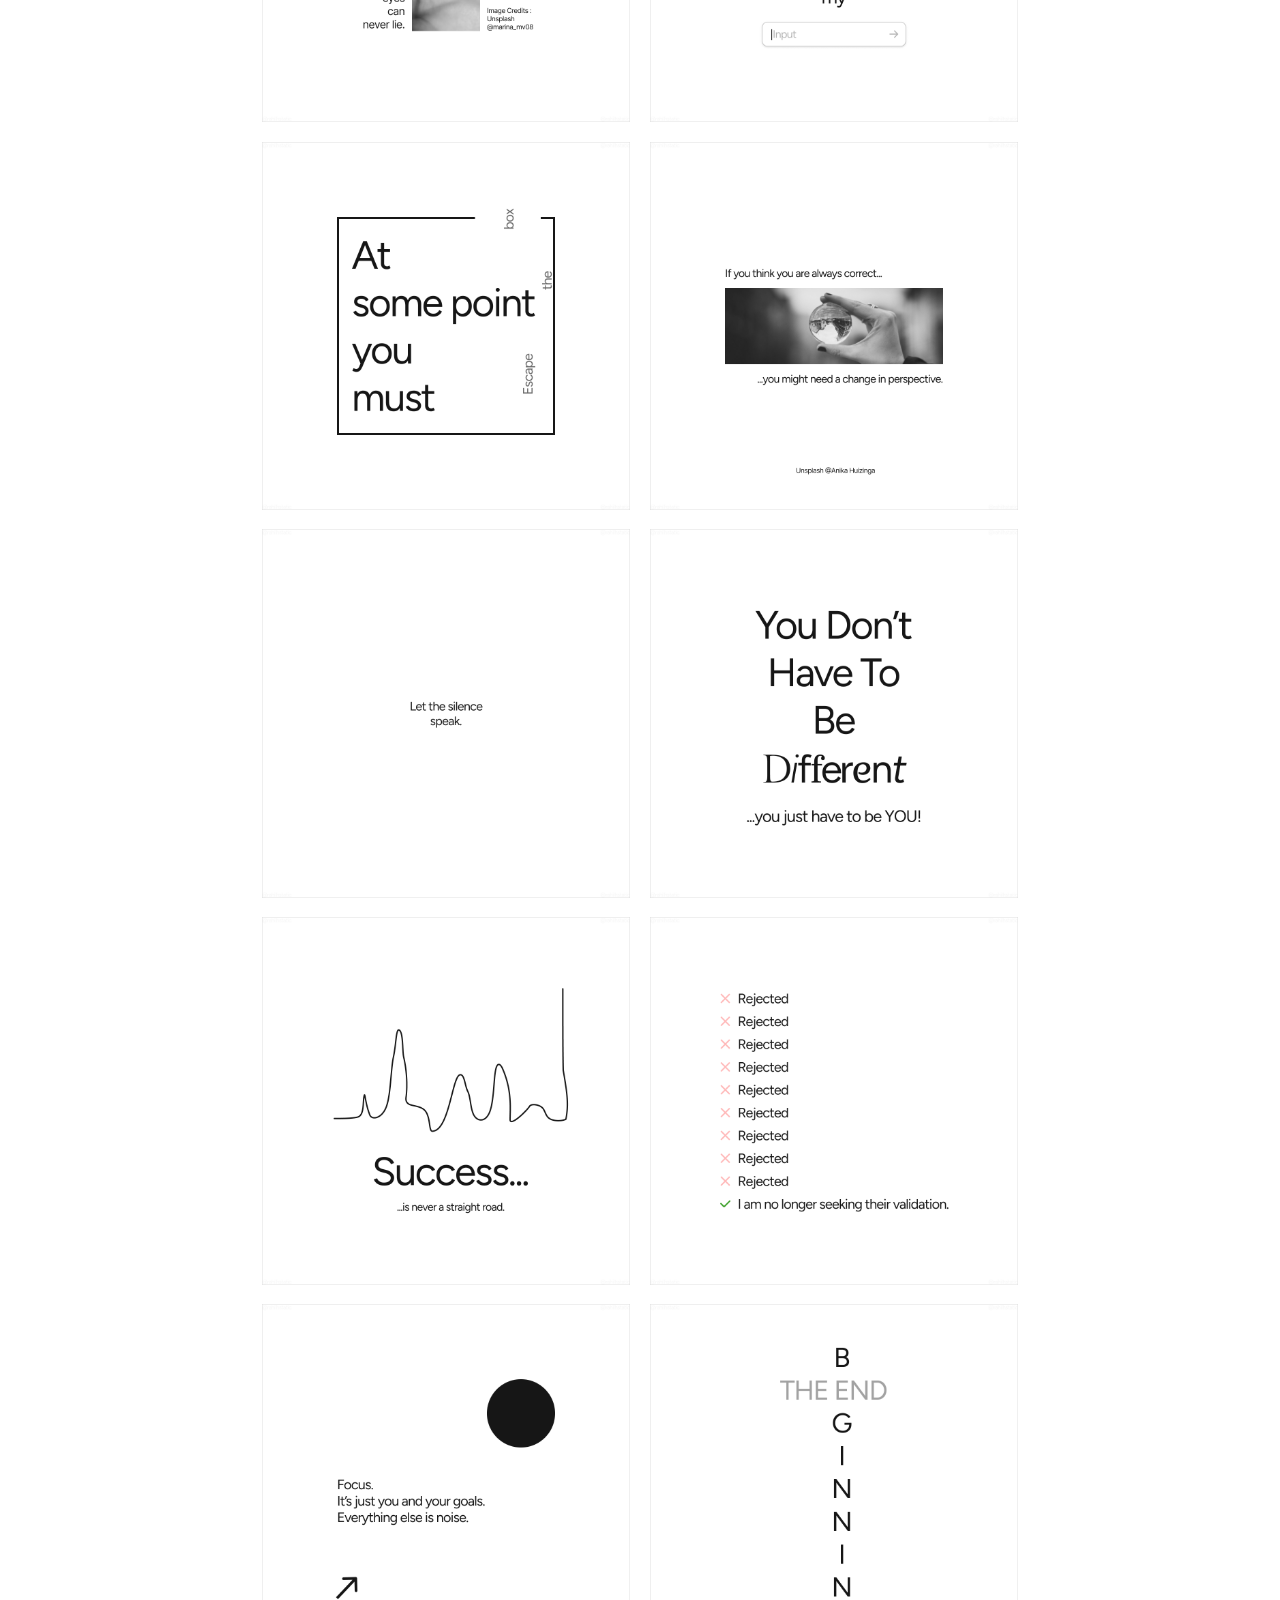
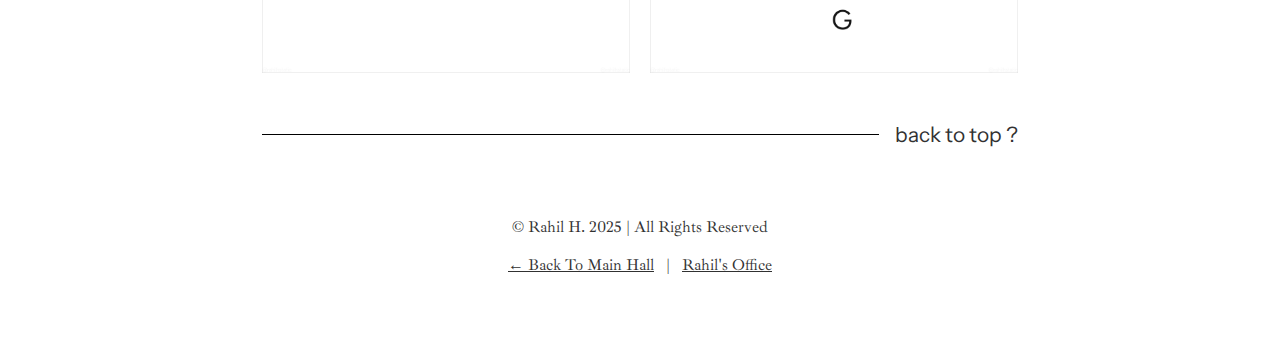
<file: stories/aphorism-series.html>
<!DOCTYPE html>
<html lang="en">
<head>
    <meta charset="UTF-8">
   <meta name="viewport" content="width=device-width, initial-scale=1.0, shrink-to-fit=no, viewport-fit=cover">
    <title>Aphorism Design Series</title>
	<meta name="description" content="A series of 20 minimal thought-provoking designs conveying aphorisms by Rahil H. Static.." />
    <link rel="stylesheet" href="base.css">
	
	<!-- Linking Font -->
    <link rel="preconnect" href="https://fonts.googleapis.com">
    <link rel="preconnect" href="https://fonts.gstatic.com" crossorigin>
   <link href="https://fonts.googleapis.com/css2?family=Ibarra+Real+Nova:ital,wght@0,400..700;1,400..700&family=Instrument+Sans:ital,wght@0,400..700;1,400..700&family=Instrument+Serif:ital@0;1&display=swap" rel="stylesheet">
	
	<!-- Favicon -->
	<link rel="icon" type="image/png" sizes="32x32" href="https://rahilsmuseum.github.io/preview/favicon-32x32.png">
	<link rel="icon" type="image/png" sizes="16x16" href="https://rahilsmuseum.github.io/preview/favicon-16x16.png">

	<!-- Apple -->
	<link rel="apple-touch-icon" sizes="180x180" href="https://rahilsmuseum.github.io/preview/apple-touch-icon.png">

	<!-- Android -->
	<link rel="icon" type="image/png" sizes="192x192" href="https://rahilsmuseum.github.io/preview/icon-192.png">
	  
	<!-- Open Graph (Facebook, LinkedIn, etc.) -->
	<meta property="og:title" content="Aphorism Design Series">
	<meta property="og:description" content="A series of 20 minimal thought-provoking designs conveying aphorisms by Rahil H. Static.">
	<meta property="og:image" content="https://rahilsmuseum.github.io/preview/aphorism.png">
	<meta property="og:image:width" content="1200">
	<meta property="og:image:height" content="630">
	<meta property="og:image:type" content="image/png">
	<meta property="og:url" content="https://rahilsmuseum.github.io/stories/aphorism-series">
	<meta property="og:type" content="website">
	<meta property="og:site_name" content="Aphorism Design Series">

	<!-- Twitter Card -->
	<meta name="twitter:card" content="summary_large_image">
	<meta name="twitter:title" content="Aphorism Design Series">
	<meta name="twitter:description" content="A series of 20 minimal thought-provoking designs conveying aphorisms by Rahil H. Static. ">
	<meta name="twitter:image" content="https://rahilsmuseum.github.io/preview/aphorism.png">

	<!-- Additional -->
	<meta property="og:image:alt" content="Preview image card for Rahil H. Static's Aphorism Design Series">
	<meta name="twitter:image:alt" content="Preview image card for Rahil H. Static's Aphorism Design Series">
	
	<!-- iOS Safari optimizations -->
	<meta name="apple-mobile-web-app-capable" content="yes">
	<meta name="apple-mobile-web-app-status-bar-style" content="default">
	<meta name="format-detection" content="telephone=no"> <!-- Prevents auto-linking of phone numbers -->

	<!-- Better iOS viewport handling -->
	<meta name="viewport" content="width=device-width, initial-scale=1.0, shrink-to-fit=no, viewport-fit=cover">
	
</head>
<body id="top">

    <!-- Main content container -->
    <main class="main-content">
	<p class="back-text"><a href="index.html" class="back-link">← Back To Main Hall</a></p>
    <h1 class="main-title">APHORISM SERIES</h1>
	<p class="intro-text">Originally designed for my LinkedIn, these 20 posts are a series of personal challenges, where I communicate meaningful information in limited spaces through minimal design.
Posts are balanced between artistic and straightforward, they are all hand-crafted with the sole aim to provoke your imagination.</p>
    <p class="intro-text2">Started the series late August and ended it on 23rd September 2025.</p>

    <div class ="year-divider">
	<span class="year">thumbnail</span>
	<span class="line"></span>
	</div>
	
	 <article class="article-content">
		

            <section class="content-section">
              <img src="aphorism/main.png" alt="Thumbnail - Rahil Static's Aphorism Series" class="content-image">
            </section>
			
	</article>


    <div class ="year-divider">
	<span class="year">showcase</span>
	<span class="line"></span>
	</div>	 	
	

        <!-- Article content -->
        <article class="article-content">
           <section class="showcase">
			<div class="image-row">
			 <img src="aphorism/1.png" alt="Quality Over Quantity" class="content-image-row">
			  <img src="aphorism/2.png" alt="Pause" class="content-image-row">
			</div>
			<div class="image-row">
			  <img src="aphorism/3.png" alt="Patience" class="content-image-row">
			  <img src="aphorism/4.png" alt="Exclude AI" class="content-image-row">
			</div>
			<div class="image-row">
			  <img src="aphorism/5.png" alt="You Deserve Better" class="content-image-row">
			  <img src="aphorism/6.png" alt="Calm" class="content-image-row">
			</div>
			<div class="image-row">
			  <img src="aphorism/7.png" alt="Hope" class="content-image-row">
			  <img src="aphorism/8.png" alt="Keep Climbing" class="content-image-row">
			</div>
			<div class="image-row">
			  <img src="aphorism/9.png" alt="We" class="content-image-row">
			  <img src="aphorism/10.png" alt="Your Words Mean Something" class="content-image-row">
			</div>
			<div class="image-row">
			  <img src="aphorism/11.png" alt="Eyes Don't Lie" class="content-image-row">
			  <img src="aphorism/12.png" alt="Input" class="content-image-row">
			</div>
			<div class="image-row">
			  <img src="aphorism/13.png" alt="Escape The Box" class="content-image-row">
			  <img src="aphorism/14.png" alt="Perspective" class="content-image-row">
			</div>
			<div class="image-row">
			  <img src="aphorism/15.png" alt="Silence Speaks" class="content-image-row">
			  <img src="aphorism/16.png" alt="Be YOU" class="content-image-row">
			</div>
			<div class="image-row">
			  <img src="aphorism/17.png" alt="Success Is Not A Straight Road" class="content-image-row">
			  <img src="aphorism/18.png" alt="Don't Seek Their Validation" class="content-image-row">
			</div>
			<div class="image-row">
			  <img src="aphorism/19.png" alt="Focus" class="content-image-row">
			  <img src="aphorism/20.png" alt="Every End Is a New Beginning" class="content-image-row">
			</div>
		   
		   <br>
              
           
			
			<div class ="year-divider">
	        <span class="line"></span>
	        <span class="year"><a class="inline-link" href="#top">back to top ?</a></span>
	        </div>
			
			
			<!--
			<br>
			<br>


            <div class ="year-divider">
	        <span class="line"></span>
	        <span class="year">see 2024 posts</span>
	        </div>		
-->					
			

            <!-- Footer info -->
            <footer class="article-footer">
                <p class="footer-text">© Rahil H. 2025 | All Rights Reserved</p>
                <div class="footer-links">
                    <a href="https://rahilsmuseum.github.io" class="footer-link"> ← Back To Main Hall</a>
                    <span class="footer-separator">|</span>
                    <a href="https://rahilsoffice.github.io" class="footer-link">Rahil's Office</a>
                </div>
            </footer>
        </article>
    </main>
	
	<div id="imageModal" class="modal">
  <img class="modal-content" id="modalImage">
</div>
	
<script>
// Modal functionality - only run if modal exists
const modal = document.getElementById("imageModal");
if (modal) {
  const modalImg = document.getElementById("modalImage");

  document.querySelectorAll(".showcase img").forEach(img => {
    img.addEventListener("click", () => {
      modal.classList.add("show");
      modalImg.src = img.src;
      modalImg.alt = img.alt;

      // Reset animation
      modalImg.style.animation = "none";
      void modalImg.offsetWidth;
      modalImg.style.animation = null;
    });
  });

  // Close when clicking outside the image
  modal.addEventListener("click", (e) => {
    if (e.target === modal) {
      modal.classList.remove("show");
    }
  });

  // Close with ESC
  document.addEventListener("keydown", (e) => {
    if (e.key === "Escape") {
      modal.classList.remove("show");
    }
  });
}




function createSlideshow(container) {
    const slides = container.querySelectorAll('.slide');
    const totalSlides = slides.length;
    let currentSlide = 0;

	const interval = parseInt(container.dataset.interval) || 2000;
	
    function showNextSlide() {
        slides[currentSlide].classList.remove('active');
        currentSlide = (currentSlide + 1) % totalSlides;
        slides[currentSlide].classList.add('active');
    }

    // Change slide every 2 seconds
    setInterval(showNextSlide, interval);
}

// Initialize all slideshows on the page
document.querySelectorAll('.slideshow-container').forEach(container => {
    createSlideshow(container);
});

</script>
	
</body>

</html>
</file>
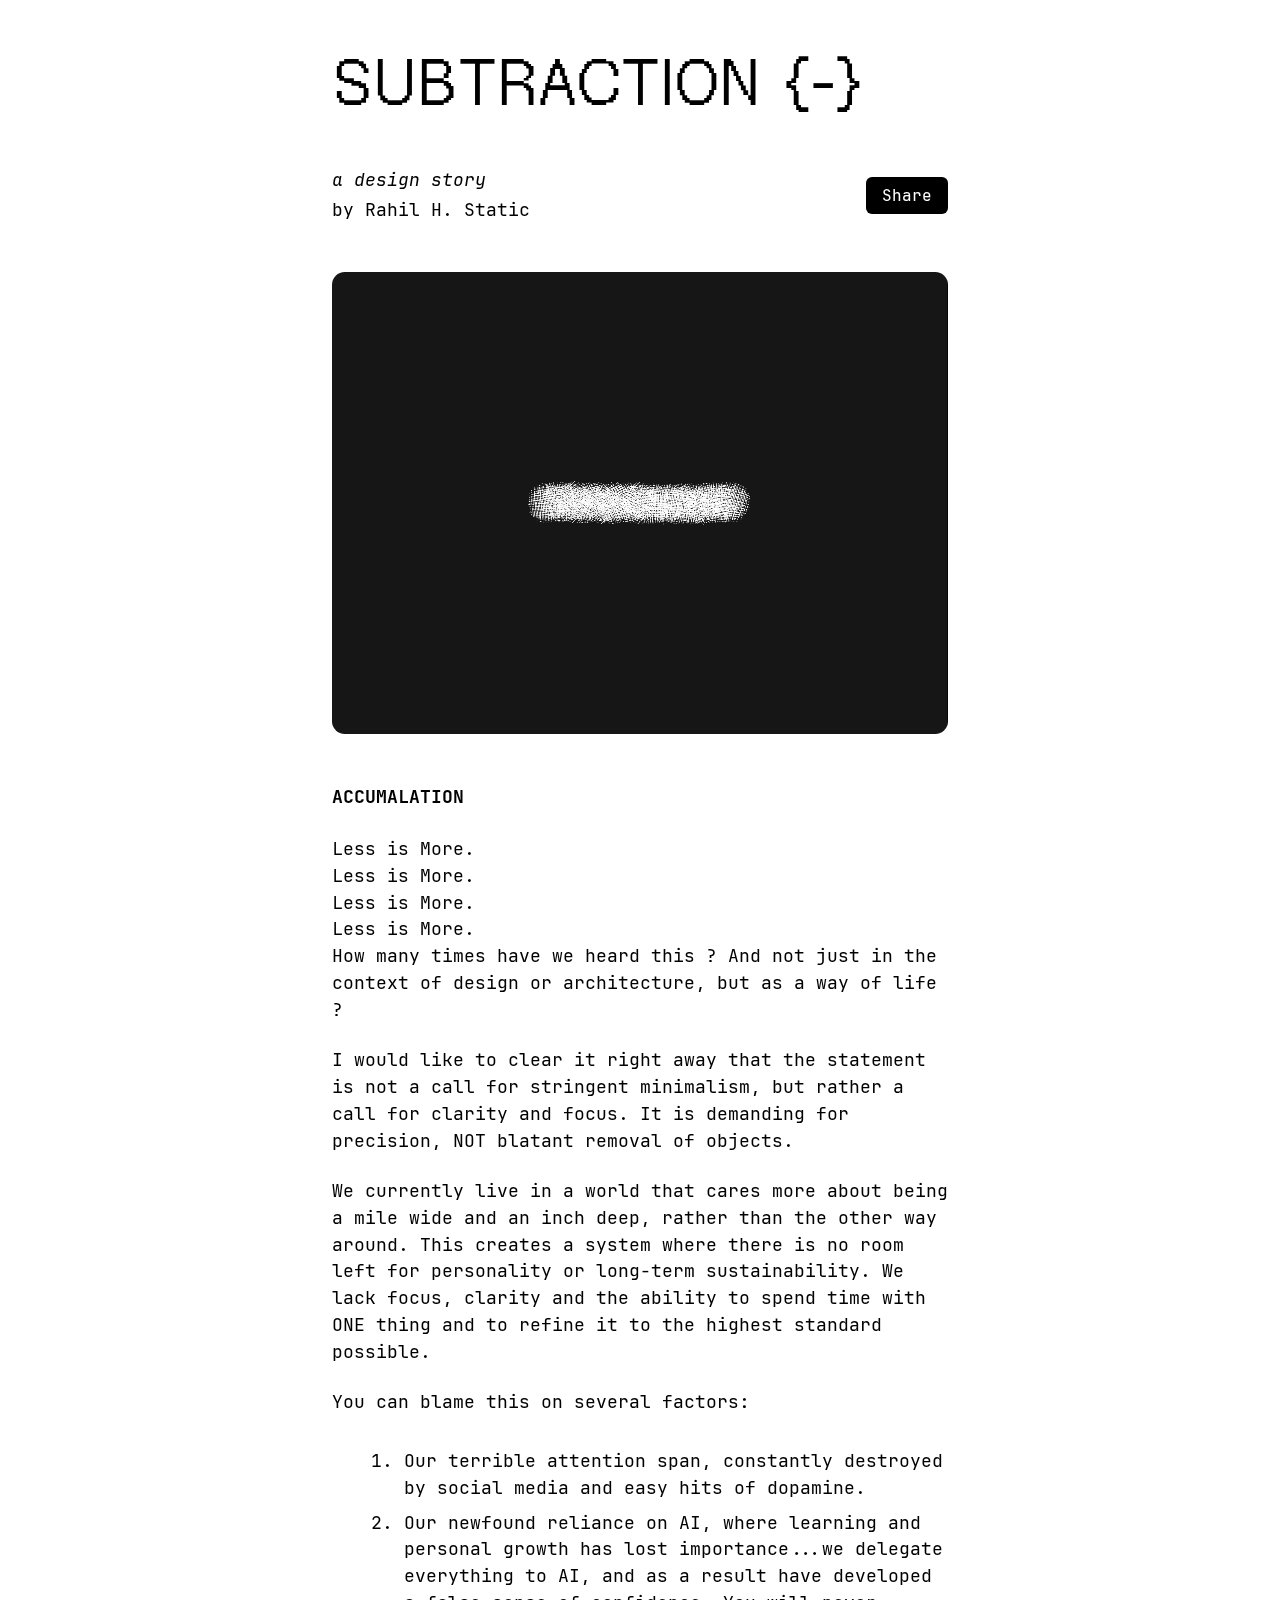
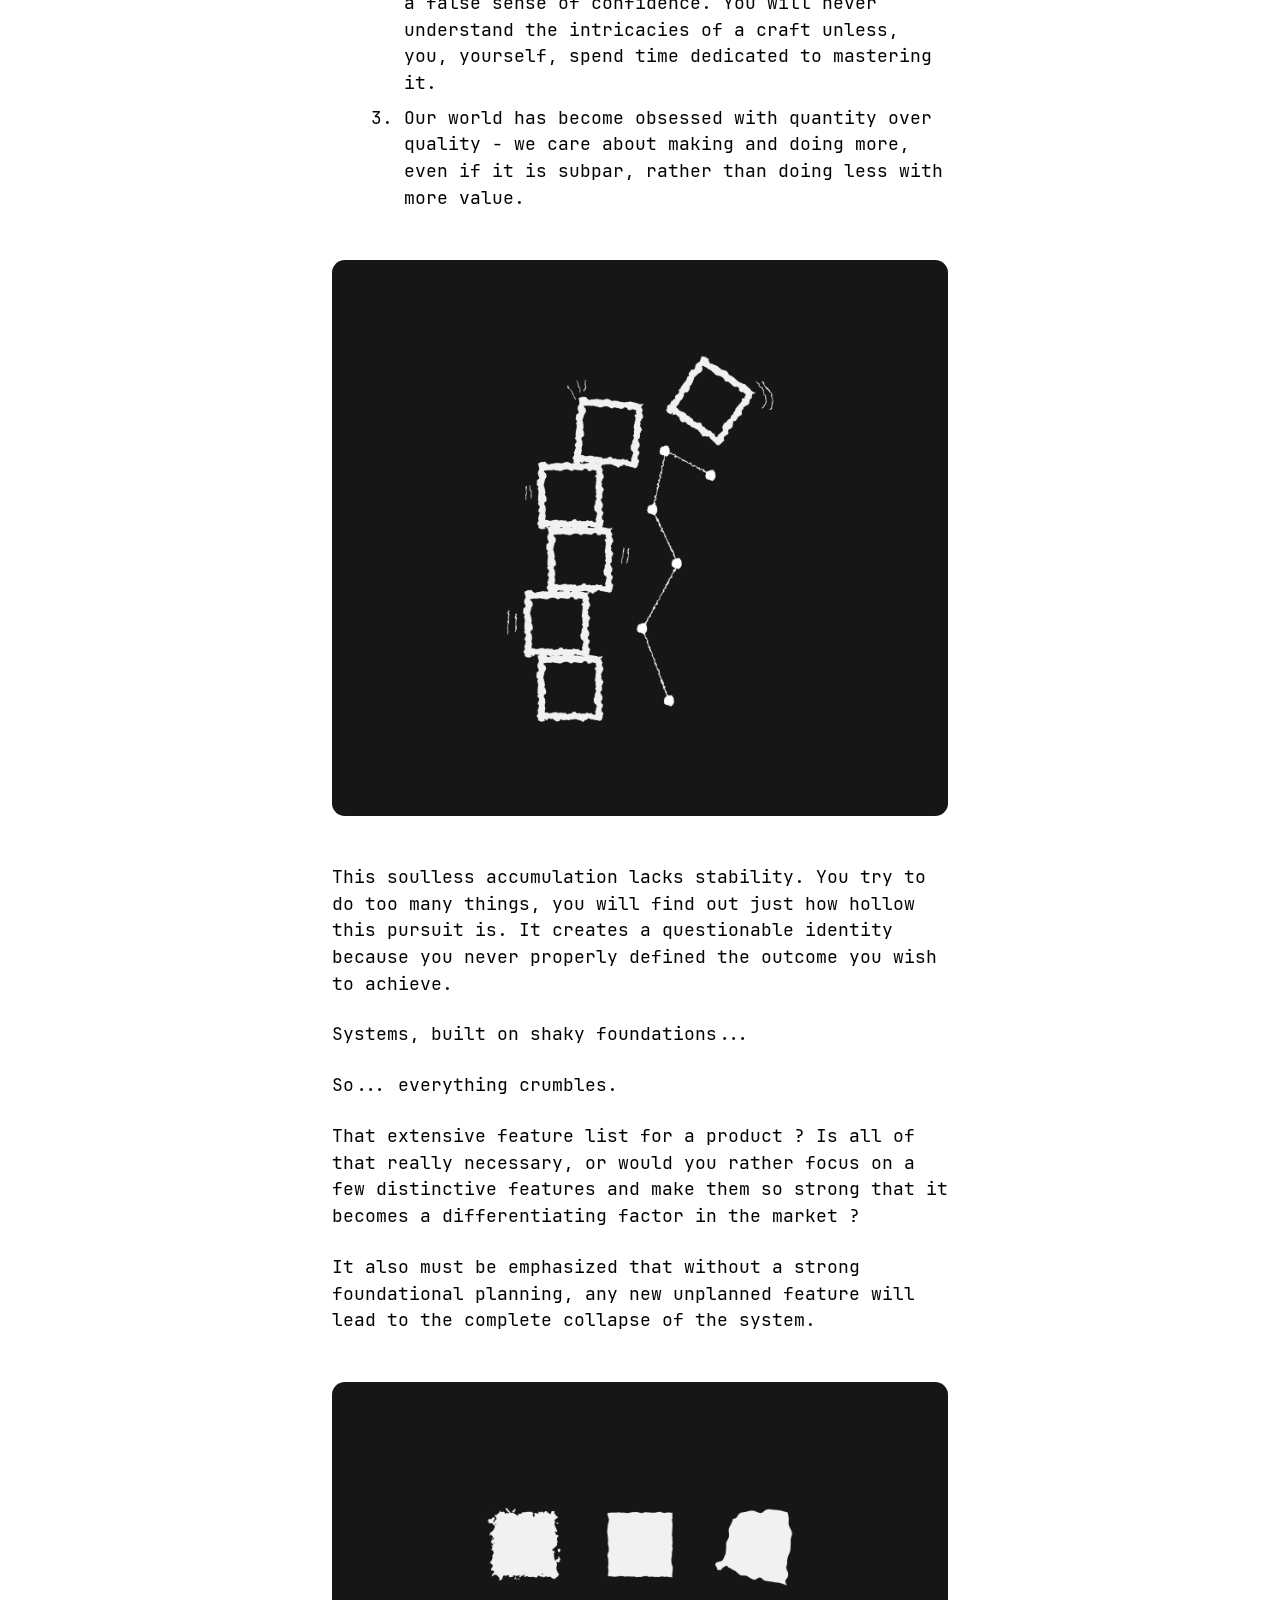
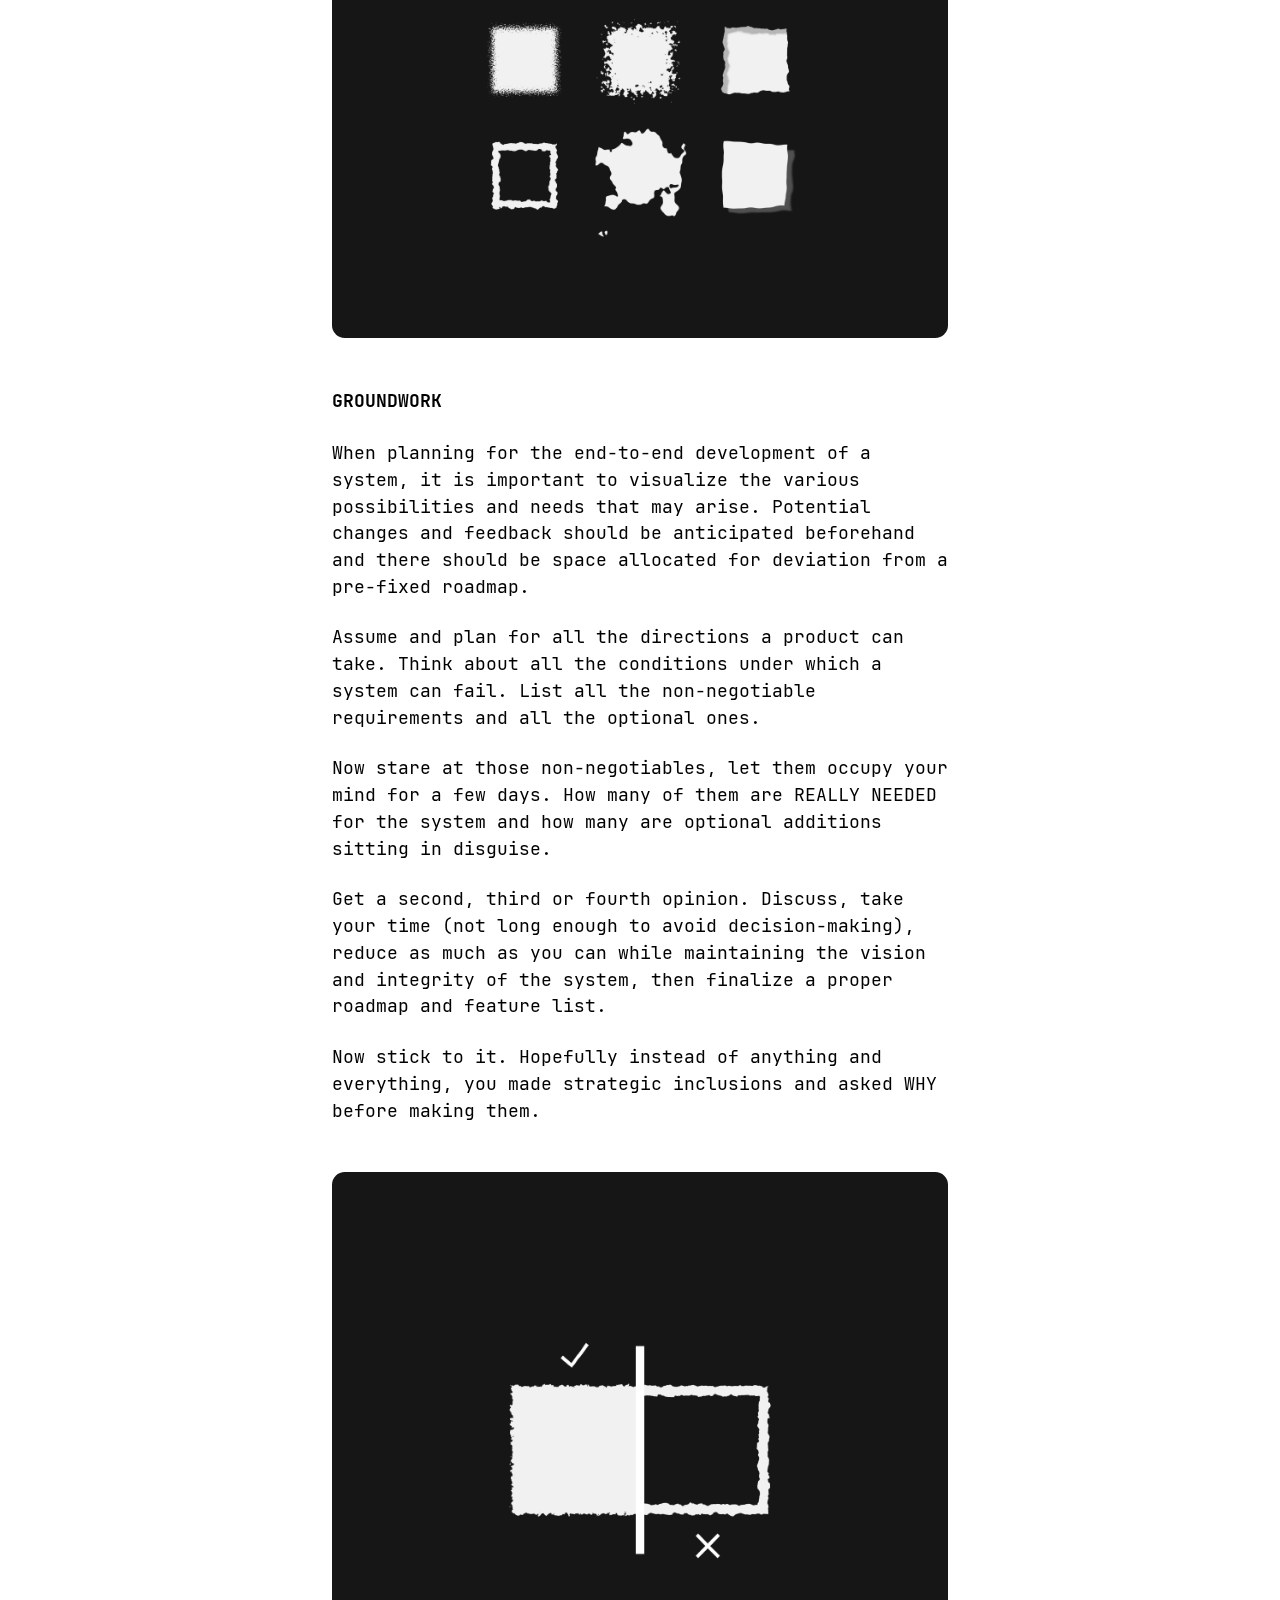
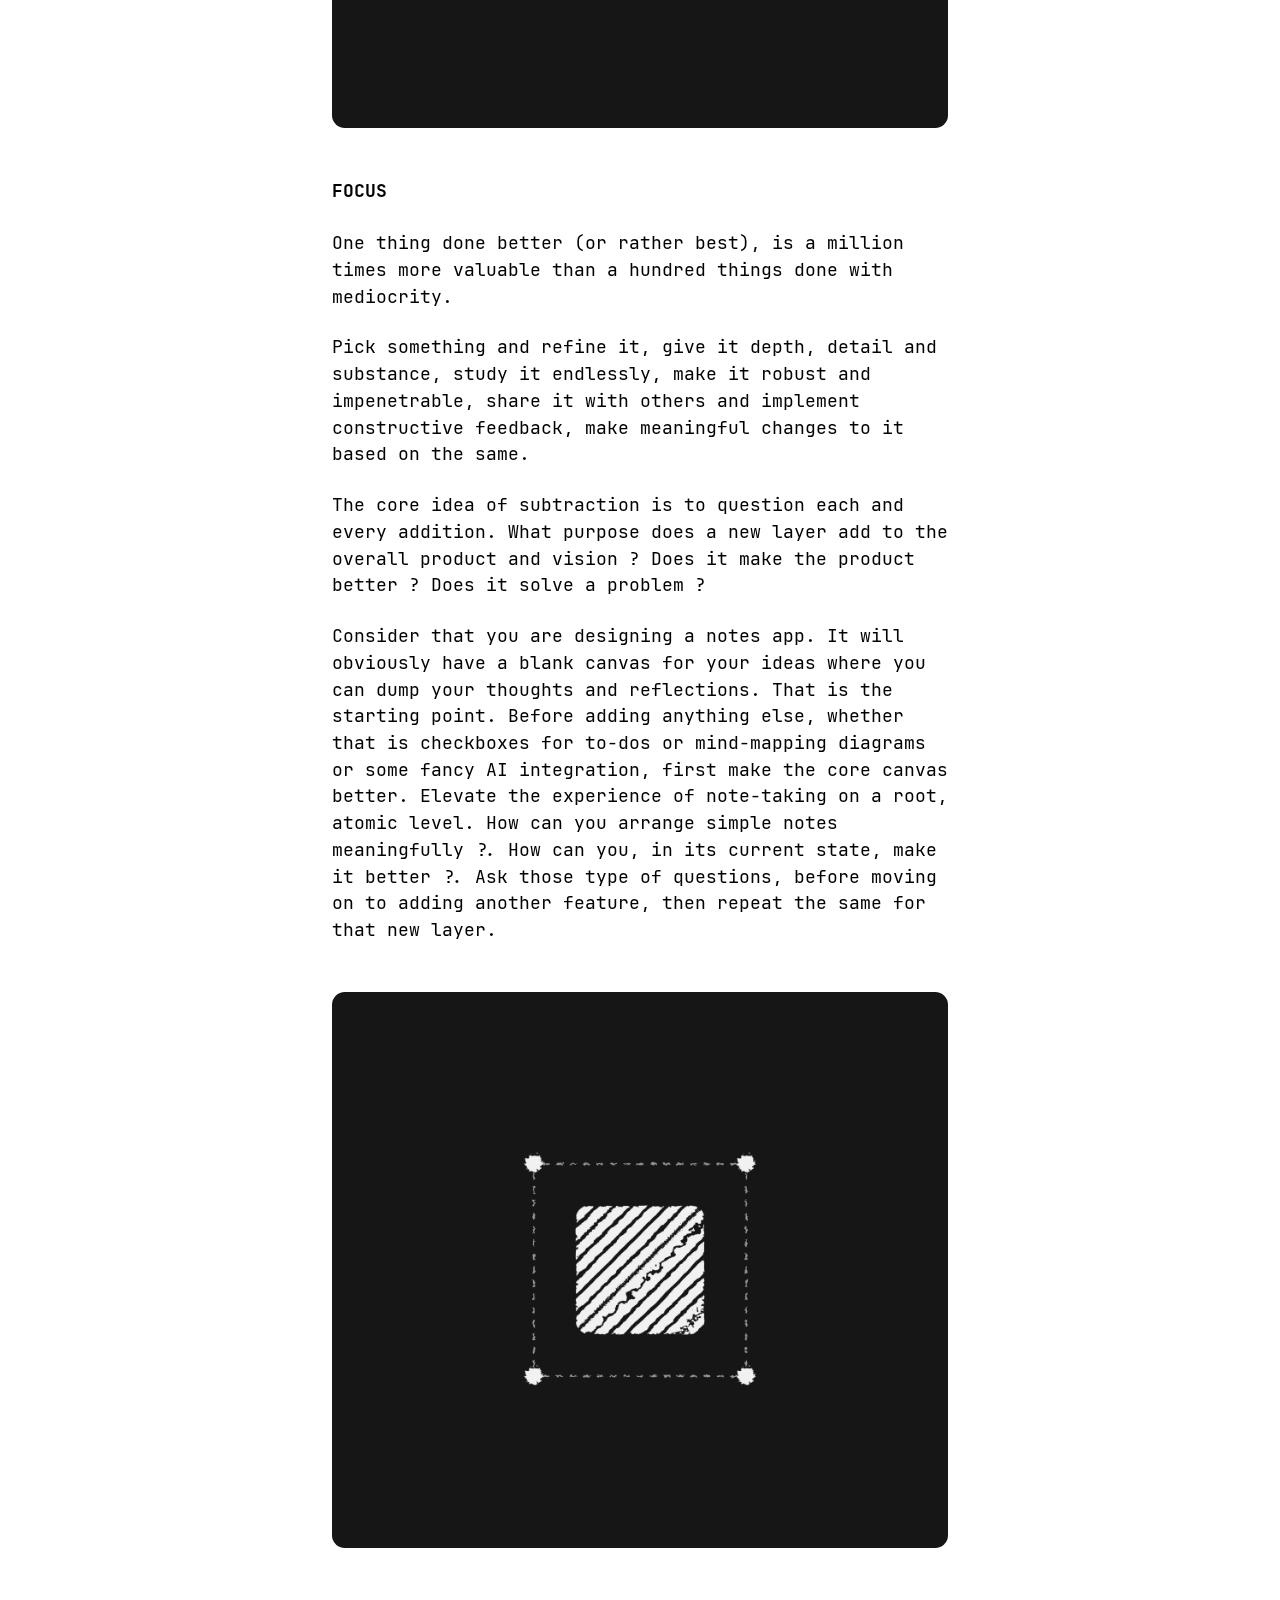
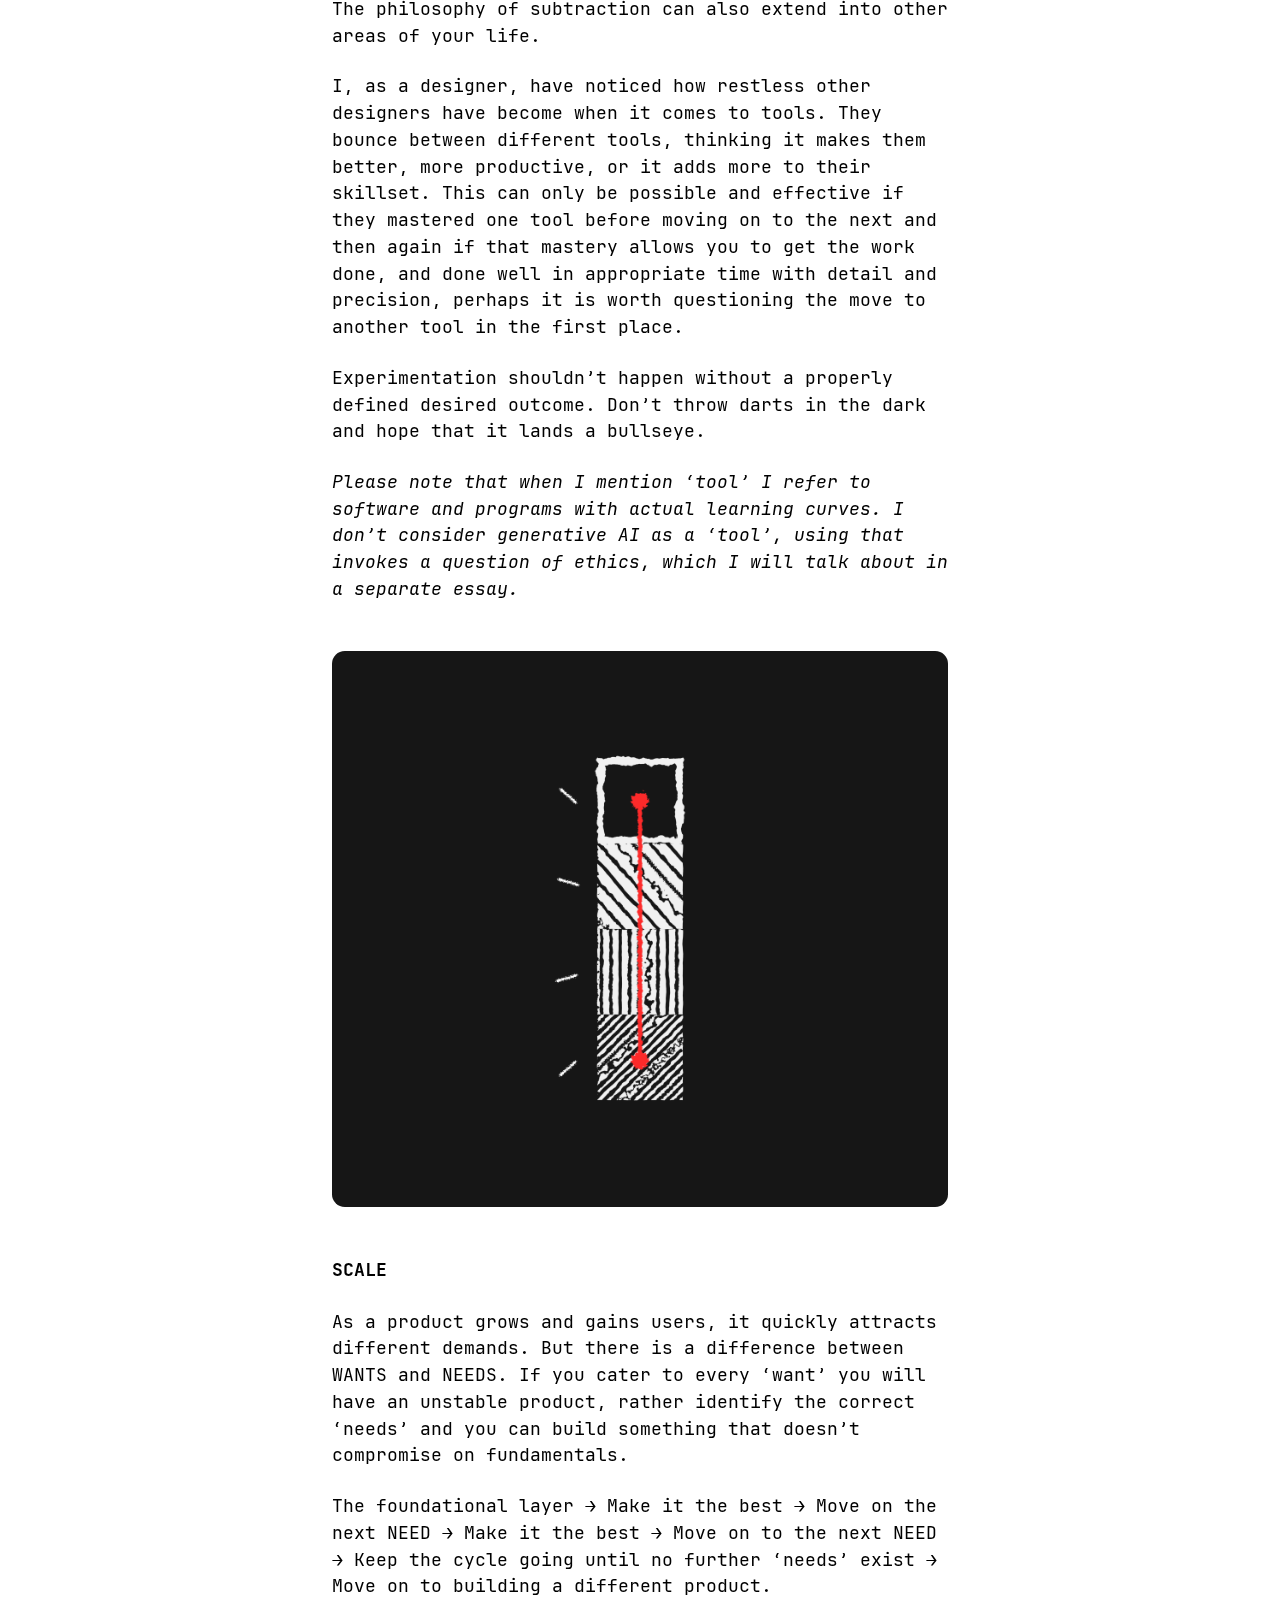
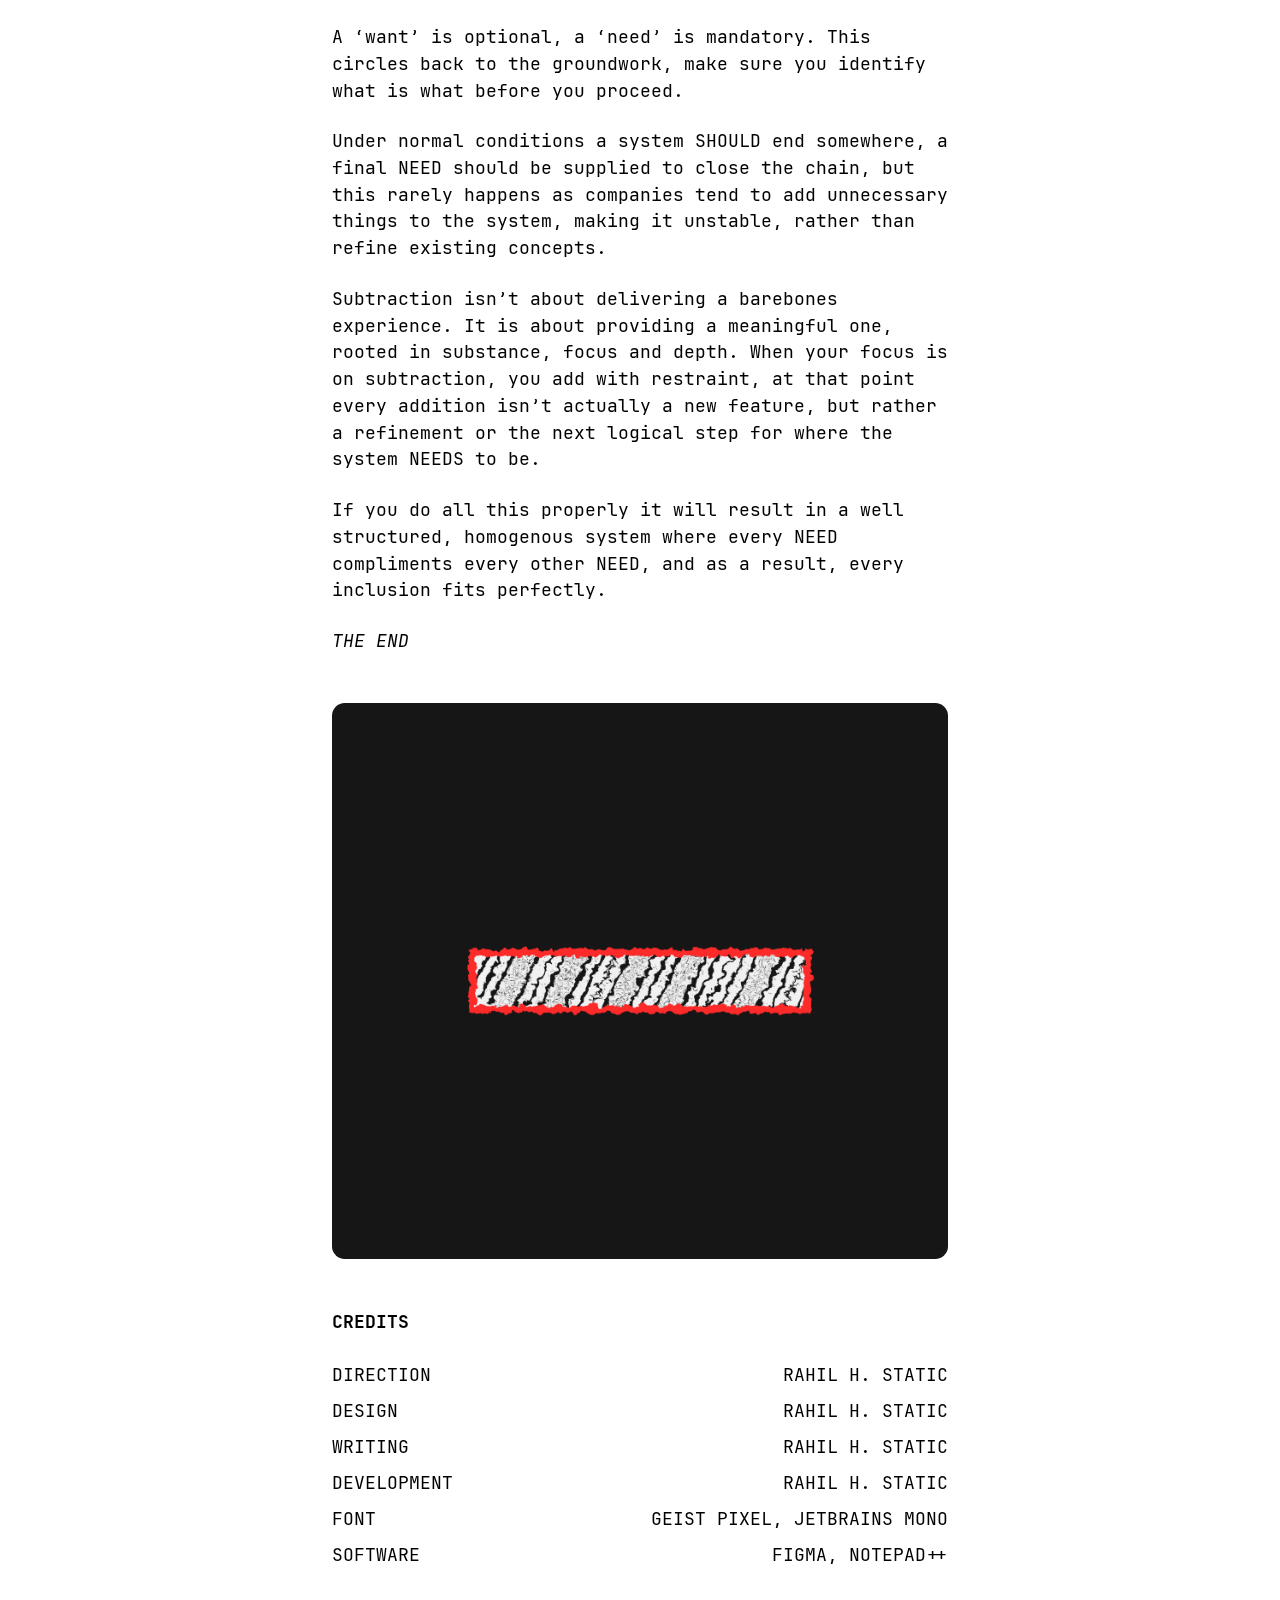
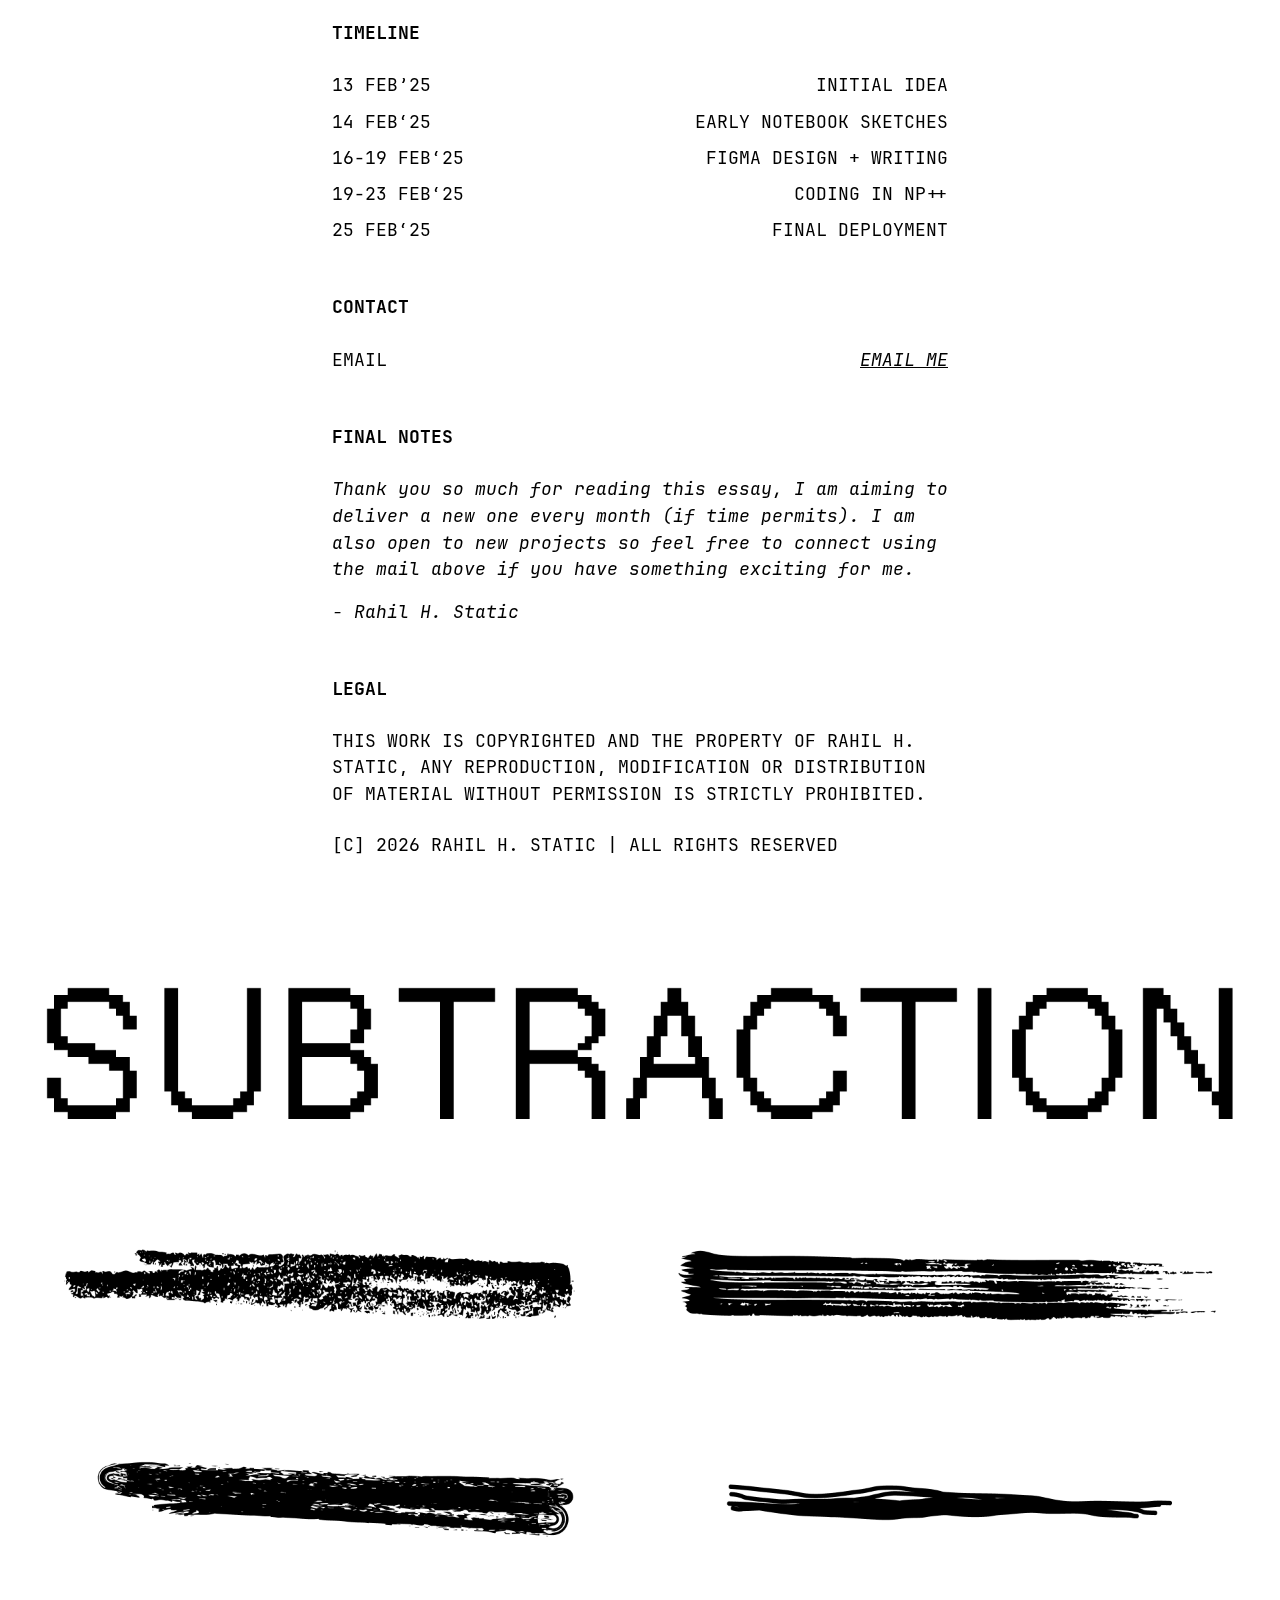
<file: stories/essay.html>
<!DOCTYPE html>
<html lang="en">
<head>
    <meta charset="UTF-8">
    <meta name="viewport" content="width=device-width, initial-scale=1.0">
	<link rel="stylesheet" href="subtraction/sub.css">
    
    <!-- Primary Meta Tags -->
    <title>SUBTRACTION {-} | Rahil H. Static</title>
    <meta name="title" content="SUBTRACTION {-} | Rahil H. Static">
    <meta name="description" content="A design story By Rahil H. Static on finding focus, clarity and depth through the principle of subtraction.">
    <meta name="author" content="Rahil H. Static">
    <meta name="keywords" content="subtraction", "design", "accumulation", "essay", "story", "clarity", "focus">
	
    
    <!-- Canonical URL -->
    <link rel="canonical" href="https://rahilsmuseum.github.io/stories/subtraction">
    
    <!-- Open Graph / Facebook -->
    <meta property="og:type" content="article">
    <meta property="og:url" content="https://rahilsmuseum.github.io/stories/subtraction">
    <meta property="og:title" content="SUBTRACTION {-} | Rahil H. Static">
    <meta property="og:description" content="A design story By Rahil H. Static on finding focus, clarity and depth through the principle of subtraction.">
    <meta property="og:image" content="https://rahilsmuseum.github.io/stories/subtraction/preview/maincard.png">
    <meta property="og:image:width" content="1200">
    <meta property="og:image:height" content="630">
    <meta property="og:image:alt" content="Thumbnail for SUBTRACTION {-} | A Design Story By Rahil H. Static">
    <meta property="og:site_name" content="Rahil's Museum of Digital Artifacts">
    <meta property="article:published_time" content="2026-02-05T12:00:00Z">
    <meta property="article:author" content="Rahil H. Static">
    <meta property="article:section" content="Design">
    <meta property="article:tag" content="subtraction">
    <meta property="article:tag" content="design">
	<meta property="article:tag" content="accumulation">
	<meta property="article:tag" content="essay">
	<meta property="article:tag" content="story">
	<meta property="article:tag" content="clarity">
	<meta property="article:tag" content="focus">
    
    <!-- Twitter Card -->
    <meta name="twitter:card" content="summary_large_image">
    <meta name="twitter:url" content="https://rahilsmuseum.github.io/stories/subtraction">
    <meta name="twitter:title" content="SUBTRACTION {-} | Rahil H. Static">
    <meta name="twitter:description" content="A design story By Rahil H. Static on finding focus, clarity and depth through the principle of subtraction.">
    <meta name="twitter:image" content="https://rahilsmuseum.github.io/stories/subtraction/preview/maincard.png">
    <meta name="twitter:image:alt" content="Thumbnail for SUBTRACTION {-} | A Design Story By Rahil H. Static">
    <meta name="twitter:creator" content="@rahilhstatic">
    <meta name="twitter:site" content="@rahilhstatic">
    
    <!-- Favicon --><!-- remove rm's favi and create a new one for sub -->
	<link rel="icon" type="image/png" sizes="32x32" href="https://rahilsmuseum.github.io/stories/subtraction/preview/favicon-32x32.png">
	<link rel="icon" type="image/png" sizes="16x16" href="https://rahilsmuseum.github.io/stories/subtraction/preview/favicon-16x16.png">

	<!-- Apple -->
	<link rel="apple-touch-icon" sizes="180x180" href="https://rahilsmuseum.github.io/stories/subtraction/preview/apple-touch-icon.png">

	<!-- Android -->
	<link rel="icon" type="image/png" sizes="192x192" href="https://rahilsmuseum.github.io/stories/subtraction/preview/icon-192.png">
	
	<!-- Additional -->
	<meta property="og:image:alt" content="Thumbnail for SUBTRACTION {-} | A Design Story By Rahil H. Static">
	<meta name="twitter:image:alt" content="Thumbnail for SUBTRACTION {-} | A Design Story By Rahil H. Static">
	
	<!-- iOS Safari optimizations -->
	<meta name="apple-mobile-web-app-capable" content="yes">
	<meta name="apple-mobile-web-app-status-bar-style" content="default">
	<meta name="format-detection" content="telephone=no"> <!-- Prevents auto-linking of phone numbers -->

	<!-- Better iOS viewport handling -->
	<meta name="viewport" content="width=device-width, initial-scale=1.0, shrink-to-fit=no, viewport-fit=cover">
    
    <!-- Structured Data / JSON-LD -->
    <script type="application/ld+json">
    {
      "@context": "https://schema.org",
      "@type": "Article",
      "headline": "SUBTRACTION {-} | Rahil H. Static",
      "description": "A design story By Rahil H. Static on finding focus, clarity and depth through the principle of subtraction.",
      "image": "https://rahilsmuseum.github.io/stories/subtraction/preview/maincard.png",
      "datePublished": "2026-02-25",
      "dateModified": "2026-02-25",
      "author": {
        "@type": "Person",
        "name": "Rahil H. Static"
      },
      "publisher": {
        "@type": "Organization",
        "name": "Rahil's Musuem of Digital Artifacts",
        "logo": {
          "@type": "ImageObject",
          "url": "https://rahilsmuseum.github.io/preview/logo.png"
        }
      },
      "mainEntityOfPage": {
        "@type": "WebPage",
        "@id": "hhttps://rahilsmuseum.github.io/stories/subtraction"
      },
      "articleSection": "Design",
      "keywords": ["subtraction", "design", "accumulation", "essay", "story", "clarity", "focus"],
      "articleBody": "Less is More. How many times have we heard this ? And not just in the context of design or architecture, but as a way of life ?"
    }
    </script>
    
</head>
<body>

 
    <div class="content">
	
        <h1>SUBTRACTION {-}</h1>
		
        <div class="meta-section">
            <div class="author-meta">
				<div class="post-meta">a design story</div>
                <div class="author-name">by Rahil H. Static</div>
            </div>
            <button class="copy-link-btn" onclick="copyLink()">Share</button>
        </div>
		
		<video autoplay muted loop playsinline>
		<source src="subtraction/images/foreword.mp4" type="video/mp4">
		</video>
		
        <h2>ACCUMALATION</h2>
        <p>Less is More.<br>
			Less is More.<br>
			Less is More.<br>
			Less is More.<br>
			How many times have we heard this ? And not just in the context of design or architecture, but as a way of life ?</p>
			
		<p>I would like to clear it right away that the statement is not a call for stringent minimalism, but rather a call for clarity and focus. 
		It is demanding for precision, NOT blatant removal of objects.</p>	
		
		<p>We currently live in a world that cares more about being a mile wide and an inch deep, rather than the other way around. 
		This creates a system where there is no room left for personality or long-term sustainability. 
		We lack focus, clarity and the ability to spend time with ONE thing and to refine it to the highest standard possible.</p>	
		
		<p class="space">You can blame this on several factors: </p>	
		
		<ol class="space2">
		<li>Our terrible attention span, constantly destroyed by social media and easy hits of dopamine.</li>
		<li>Our newfound reliance on AI, where learning and personal growth has lost importance...we delegate everything to AI, and as a result have developed a false sense of confidence. 
		You will never understand the intricacies of a craft unless, you, yourself, spend time dedicated to mastering it.</li>
		<li>Our world has become obsessed with quantity over quality - we care about making and doing more, even if it is subpar, rather than doing less with more value.</li>
		</ol>
		
		<img src="subtraction/images/fall.png" alt="Structures Falling Due To Accumalation">
		
		<p>This soulless accumulation lacks stability. You try to do too many things, you will find out just how hollow this pursuit is. 
		It creates a questionable identity because you never properly defined the outcome you wish to achieve.</p>
		
		<p>Systems, built on shaky foundations...</p>
		
		<p>So... everything crumbles.</p>
		
		<p>That extensive feature list for a product ? 
		Is all of that really necessary, or would you rather focus on a few distinctive features 
		and make them so strong that it becomes a differentiating factor in the market ?</p>
		
		<p class="space2">It also must be emphasized that without a strong foundational planning, any new unplanned feature will lead to the complete collapse of the system.</p>

        <img src="subtraction/images/feature.png" alt="A Complete Feature List">
		
		<h2>GROUNDWORK</h2>
		<p>When planning for the end-to-end development of a system, it is important to visualize the various possibilities and needs that may arise. 
		Potential changes and feedback should be anticipated beforehand and there should be space allocated for deviation from a pre-fixed roadmap.</p>	
		
		<p>Assume and plan for all the directions a product can take. Think about all the conditions under which a system can fail. 
		List all the non-negotiable requirements and all the optional ones.</p>

		<p>Now stare at those non-negotiables, let them occupy your mind for a few days. 
		How many of them are REALLY NEEDED for the system and how many are optional additions sitting in disguise.</p>

		<p>Get a second, third or fourth opinion. Discuss, take your time (not long enough to avoid decision-making), reduce as much as you can while maintaining the vision and integrity of the system, then finalize a proper roadmap and feature list.</p>

		<p class="space2">Now stick to it. Hopefully instead of anything and everything, you made strategic inclusions and asked WHY before making them. </p>

		<img src="subtraction/images/finalize.png" alt="Finalize The NEEDS">

		<h2>FOCUS</h2>
		<p>One thing done better (or rather best), is a million times more valuable than a hundred things done with mediocrity.</p>	
		
		<p>Pick something and refine it, give it depth, detail and substance, study it endlessly, make it robust and impenetrable, share it with others and implement constructive feedback, make meaningful changes to it based on the same.</p>

		<p>The core idea of subtraction is to question each and every addition. 
		What purpose does a new layer add to the overall product and vision ? Does it make the product better ? Does it solve a problem ? </p>

		<p class="space2">Consider that you are designing a notes app. It will obviously have a blank canvas for your ideas where you can dump your thoughts and reflections. That is the starting point. Before adding anything else, whether that is checkboxes for to-dos or mind-mapping diagrams or some fancy AI integration, first make the core canvas better. 
		Elevate the experience of note-taking on a root, atomic level. How can you arrange simple notes meaningfully ?. How can you, in its current state, make it better ?. Ask those type of questions, before moving on to adding another feature, then repeat the same for that new layer. </p>	
		
		<img src="subtraction/images/focus.png" alt="Focus On What's Important">
		
		<p>The philosophy of subtraction can also extend into other areas of your life.</p>	
		
		<p>I, as a designer, have noticed how restless other designers have become when it comes to tools. They bounce between different tools, thinking it makes them better, more productive, or it adds more to their skillset. 
		This can only be possible and effective if they mastered one tool before moving on to the next and then again if that mastery allows you to get the work done, and done well in appropriate time with detail and precision, perhaps it is worth questioning the move to another tool in the first place.</p>

		<p>Experimentation shouldn’t happen without a properly defined desired outcome. Don’t throw darts in the dark and hope that it lands a bullseye. </p>

		<p class="space2" style="font-style: italic;"> Please note that when I mention ‘tool’ I refer to software and programs with actual learning curves. I don’t consider generative AI as a ‘tool’, using that invokes a question of ethics, which I will talk about in a separate essay.</p>	
		
		<img src="subtraction/images/form.png" alt="A Stable Product Built On Clarity & Depth">
		
		<h2>SCALE</h2>
		<p>As a product grows and gains users, it quickly attracts different demands. But there is a difference between WANTS and NEEDS. If you cater to every ‘want’ you will have an unstable product, rather identify the correct ‘needs’ and you can build something that doesn’t compromise on fundamentals.</p>	
		
		<p>The foundational layer → Make it the best → Move on the next NEED → Make it the best → Move on to the next NEED → Keep the cycle going until no further ‘needs’ exist → Move on to building a different product.</p>
		
		<p>A ‘want’ is optional, a ‘need’ is mandatory. This circles back to the groundwork, make sure you identify what is what before you proceed.</p>
		
		<p>Under normal conditions a system SHOULD end somewhere, a final NEED should be supplied to close the chain, but this rarely happens as companies tend to add unnecessary things to the system, making it unstable, rather than refine existing concepts.</p>	
		
		<p> Subtraction isn’t about delivering a barebones experience. It is about providing a meaningful one, rooted in substance, focus and depth. When your focus is on subtraction, you add with restraint, at that point every addition isn’t actually a new feature, but rather a refinement or the next logical step for where the system NEEDS to be. </p>
		
		<p> If you do all this properly it will result in a well structured, homogenous system where every NEED compliments every other NEED, and as a result, every inclusion fits perfectly.</p>
		
		<p class="space2" style="font-style: italic;">THE END</p>
		
		<img src="subtraction/images/fin.png" alt="Final Call For Subtraction">
		
		<h2>CREDITS</h2>
	<div class="credits space2">
		<div class="credits-row">
			<span>DIRECTION</span>
			<span>RAHIL H. STATIC</span>
		</div>
		<div class="credits-row">
			<span>DESIGN</span>
			<span>RAHIL H. STATIC</span>
		</div>
		<div class="credits-row">
			<span>WRITING</span>
			<span>RAHIL H. STATIC</span>
		</div>
		<div class="credits-row">
			<span>DEVELOPMENT</span>
			<span>RAHIL H. STATIC</span>
		</div>
		<div class="credits-row">
			<span>FONT</span>
			<span>GEIST PIXEL, JETBRAINS MONO</span>
		</div>
		<div class="credits-row">
			<span>SOFTWARE</span>
			<span>FIGMA, NOTEPAD++</span>
		</div>
	</div>
	
	<h2>TIMELINE</h2>
	<div class="credits space2">
		<div class="credits-row">
			<span>13 FEB’25</span>
			<span>INITIAL IDEA</span>
		</div>
		<div class="credits-row">
			<span>14 FEB‘25</span>
			<span>EARLY NOTEBOOK SKETCHES</span>
		</div>
		<div class="credits-row">
			<span>16-19 FEB‘25</span>
			<span>FIGMA DESIGN + WRITING</span>
		</div>
		<div class="credits-row">
			<span>19-23 FEB‘25</span>
			<span>CODING IN NP++</span>
		</div>
		<div class="credits-row">
			<span>25 FEB‘25</span>
			<span>FINAL DEPLOYMENT</span>
		</div>
	</div>
	
	<h2>CONTACT</h2>
	<div class="credits space2">
		<div class="credits-row email-row">
			<span>EMAIL</span>
			<a href="mailto:emailrahilcity@gmail.com"><span style="font-style: italic; text-decoration: underline">EMAIL ME</span></a>
		</div>
	</div>
	
	<h2>FINAL NOTES</h2>
		<p style="font-style: italic; margin-bottom: 1rem;">Thank you so much for reading this essay, I am aiming to deliver a new one every month (if time permits). I am also open to new projects so feel free to connect using the mail above if you have something exciting for me.</p> <p class="space2" style="font-style: italic;">- Rahil H. Static</p>
		
	<h2>LEGAL</h2>
	<p>THIS WORK IS COPYRIGHTED AND THE PROPERTY OF RAHIL H. STATIC, ANY REPRODUCTION, MODIFICATION OR DISTRIBUTION OF MATERIAL WITHOUT PERMISSION IS STRICTLY PROHIBITED.</p>
    <p>[C] 2026 RAHIL H. STATIC | ALL RIGHTS RESERVED </p>
	
    </div>
	
	<img style="width: 100%; max-width: 1920px; margin: 0 auto;" src="subtraction/images/footer.png" alt="SUBTRACTION FOOTER">


    <script>
        function copyLink() {
            const url = window.location.href;
            navigator.clipboard.writeText(url).then(() => {
                const btn = document.querySelector('.copy-link-btn');
                btn.textContent = 'Url Copied!';
                setTimeout(() => {
                    btn.textContent = 'Share';
                }, 2000);
            }).catch(err => {
                console.error('Failed to copy:', err);
            });
        }
    </script>
</body>
</html>
</file>
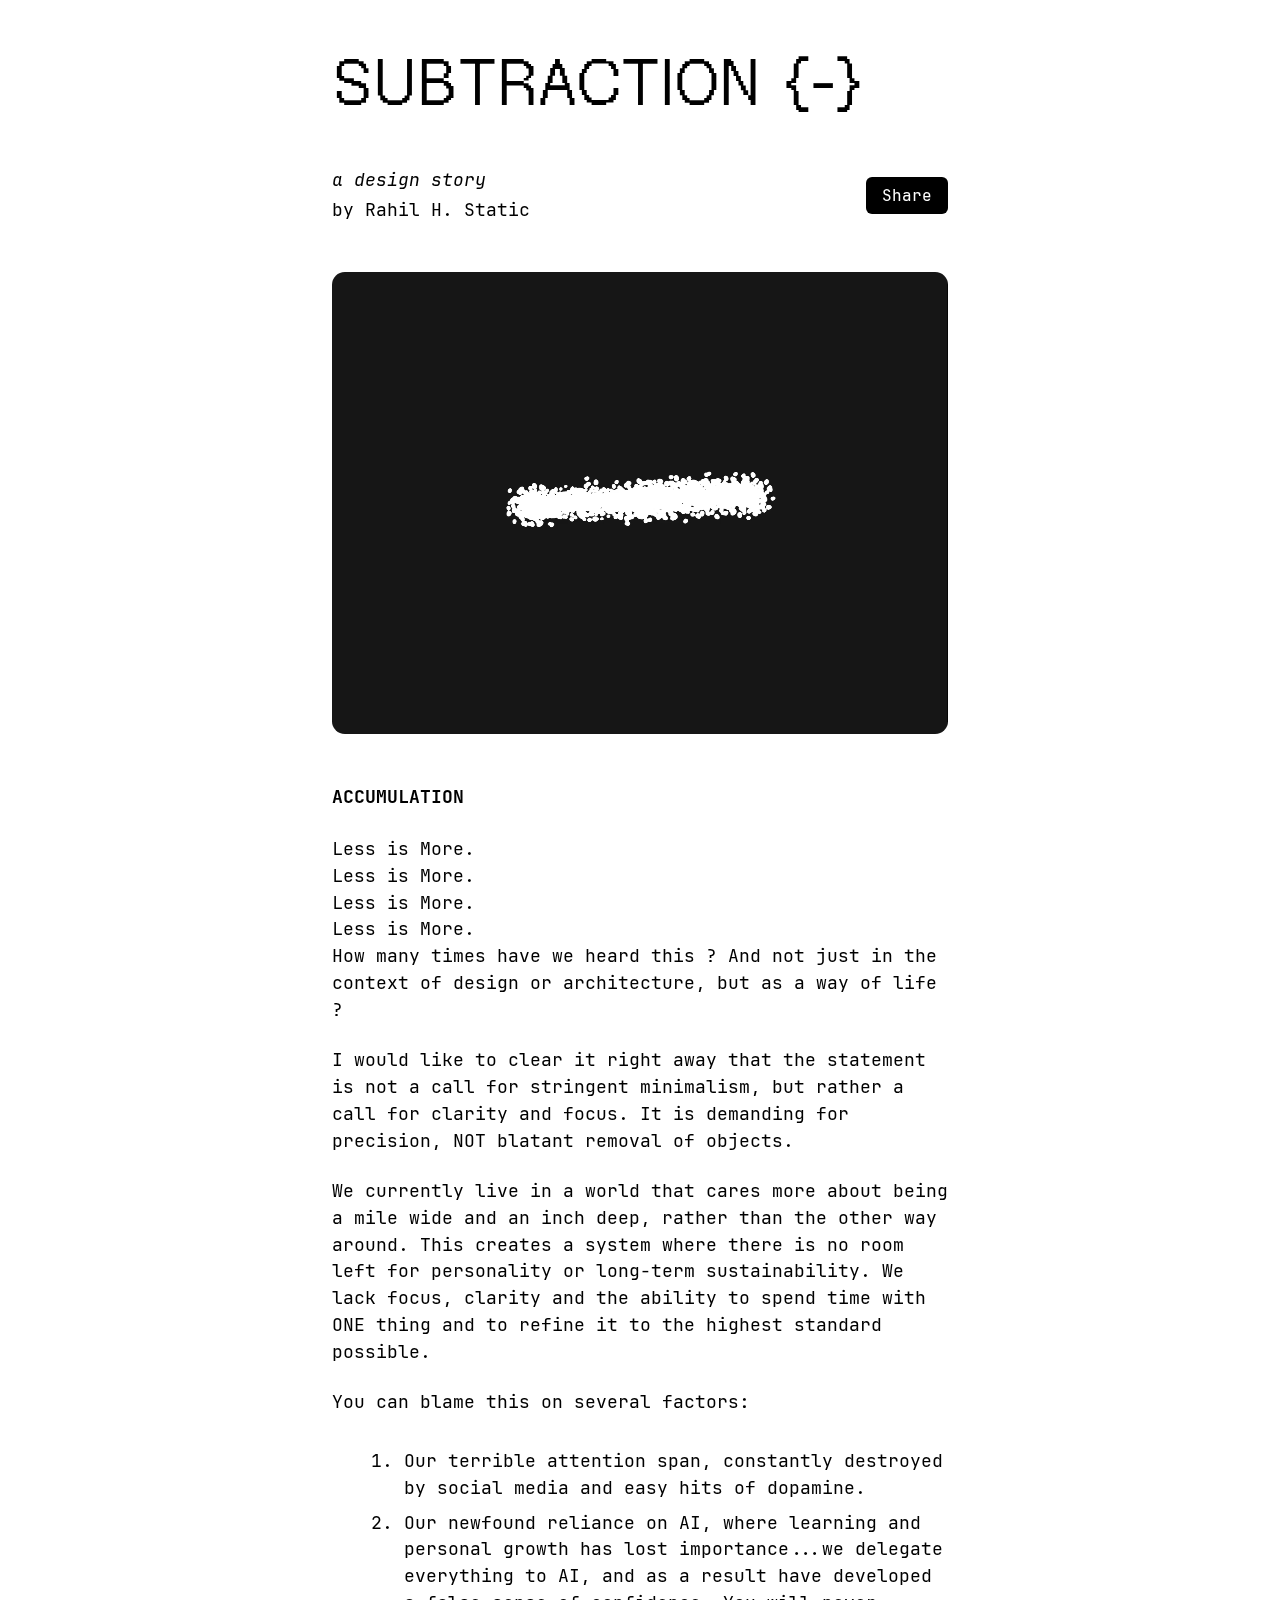
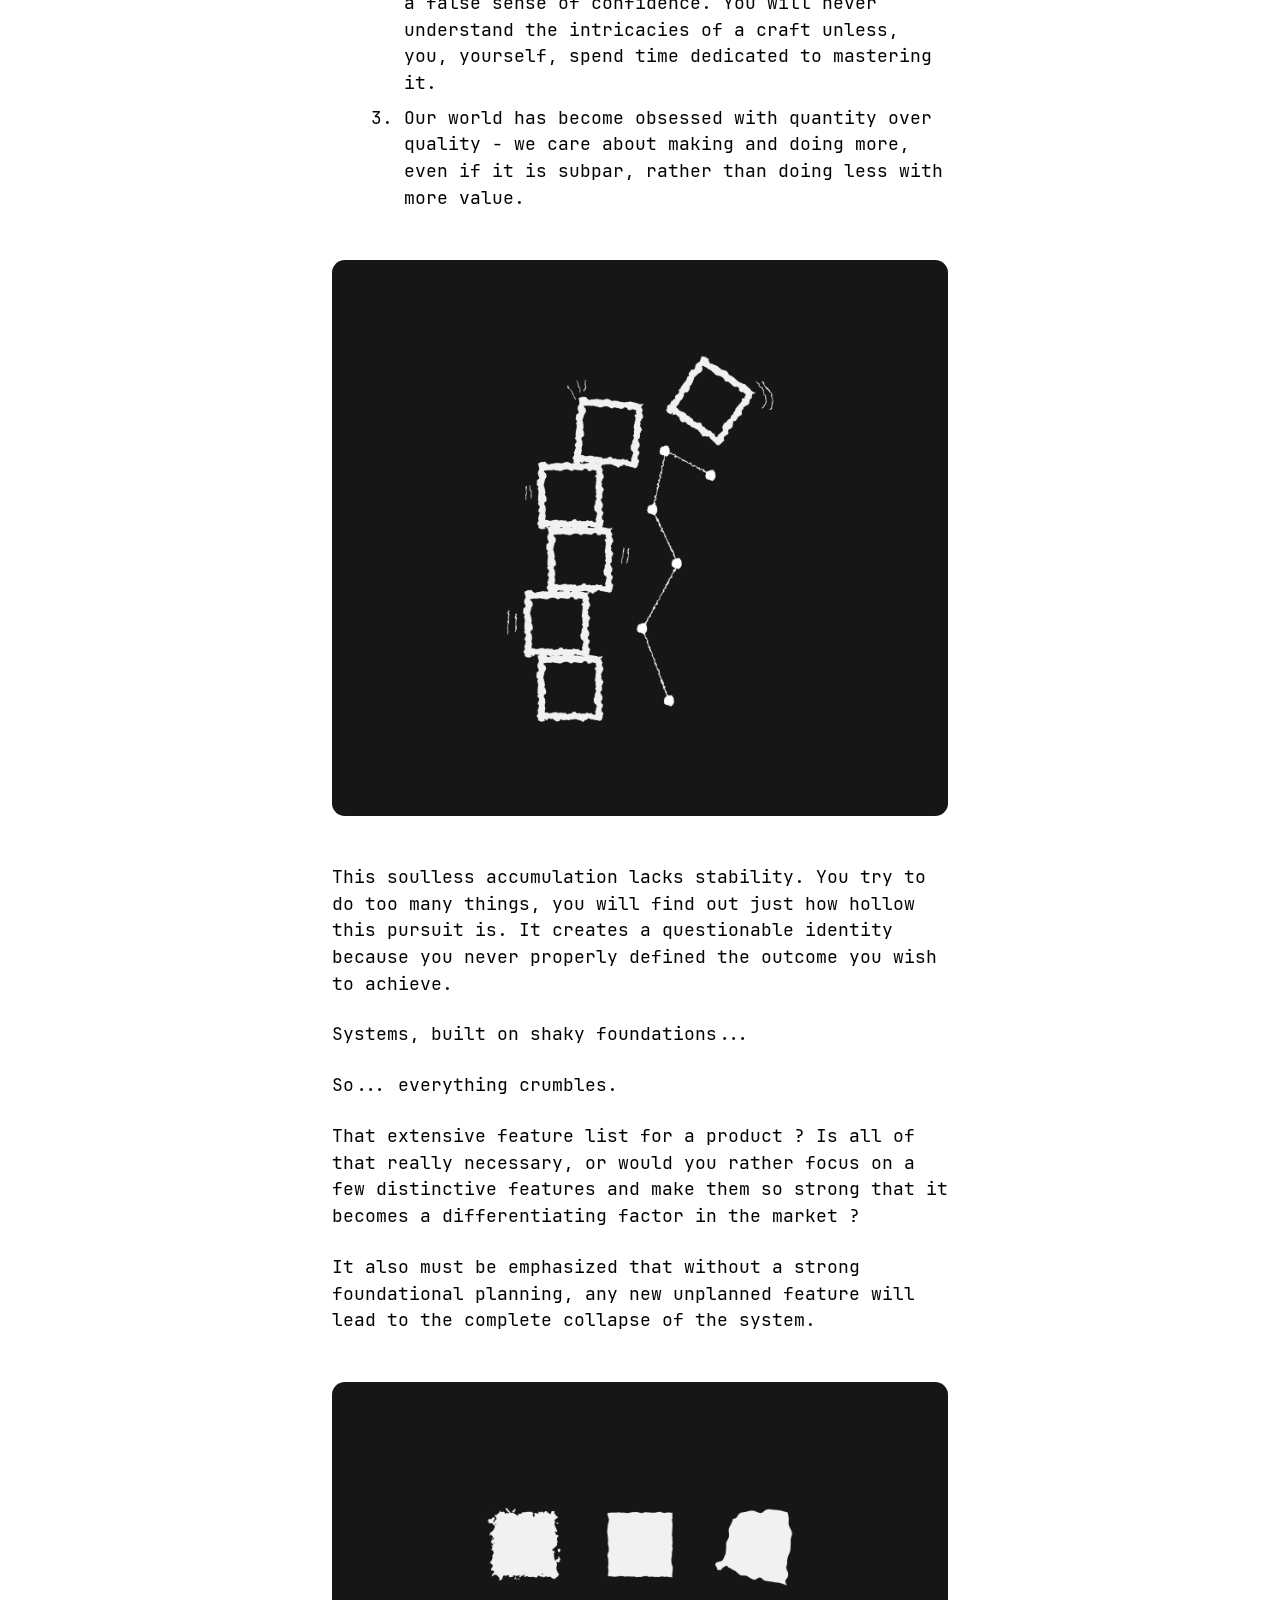
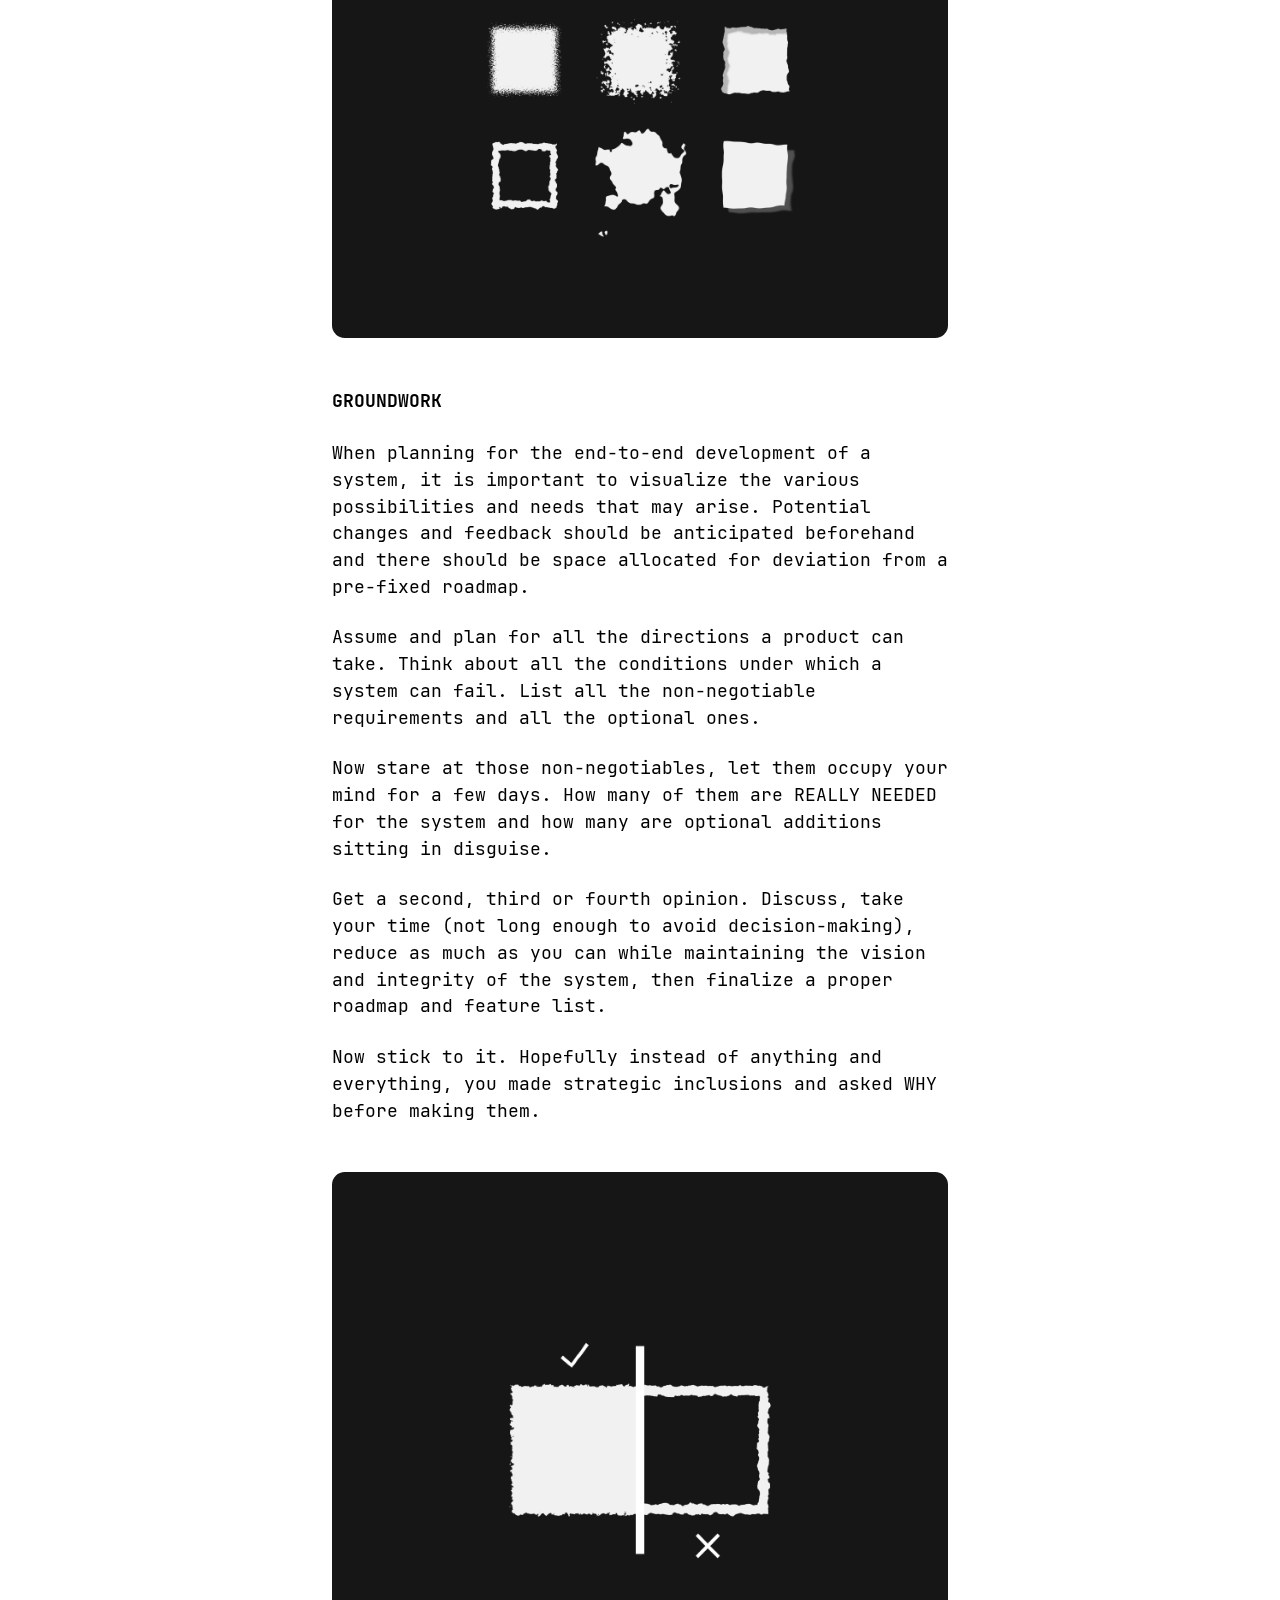
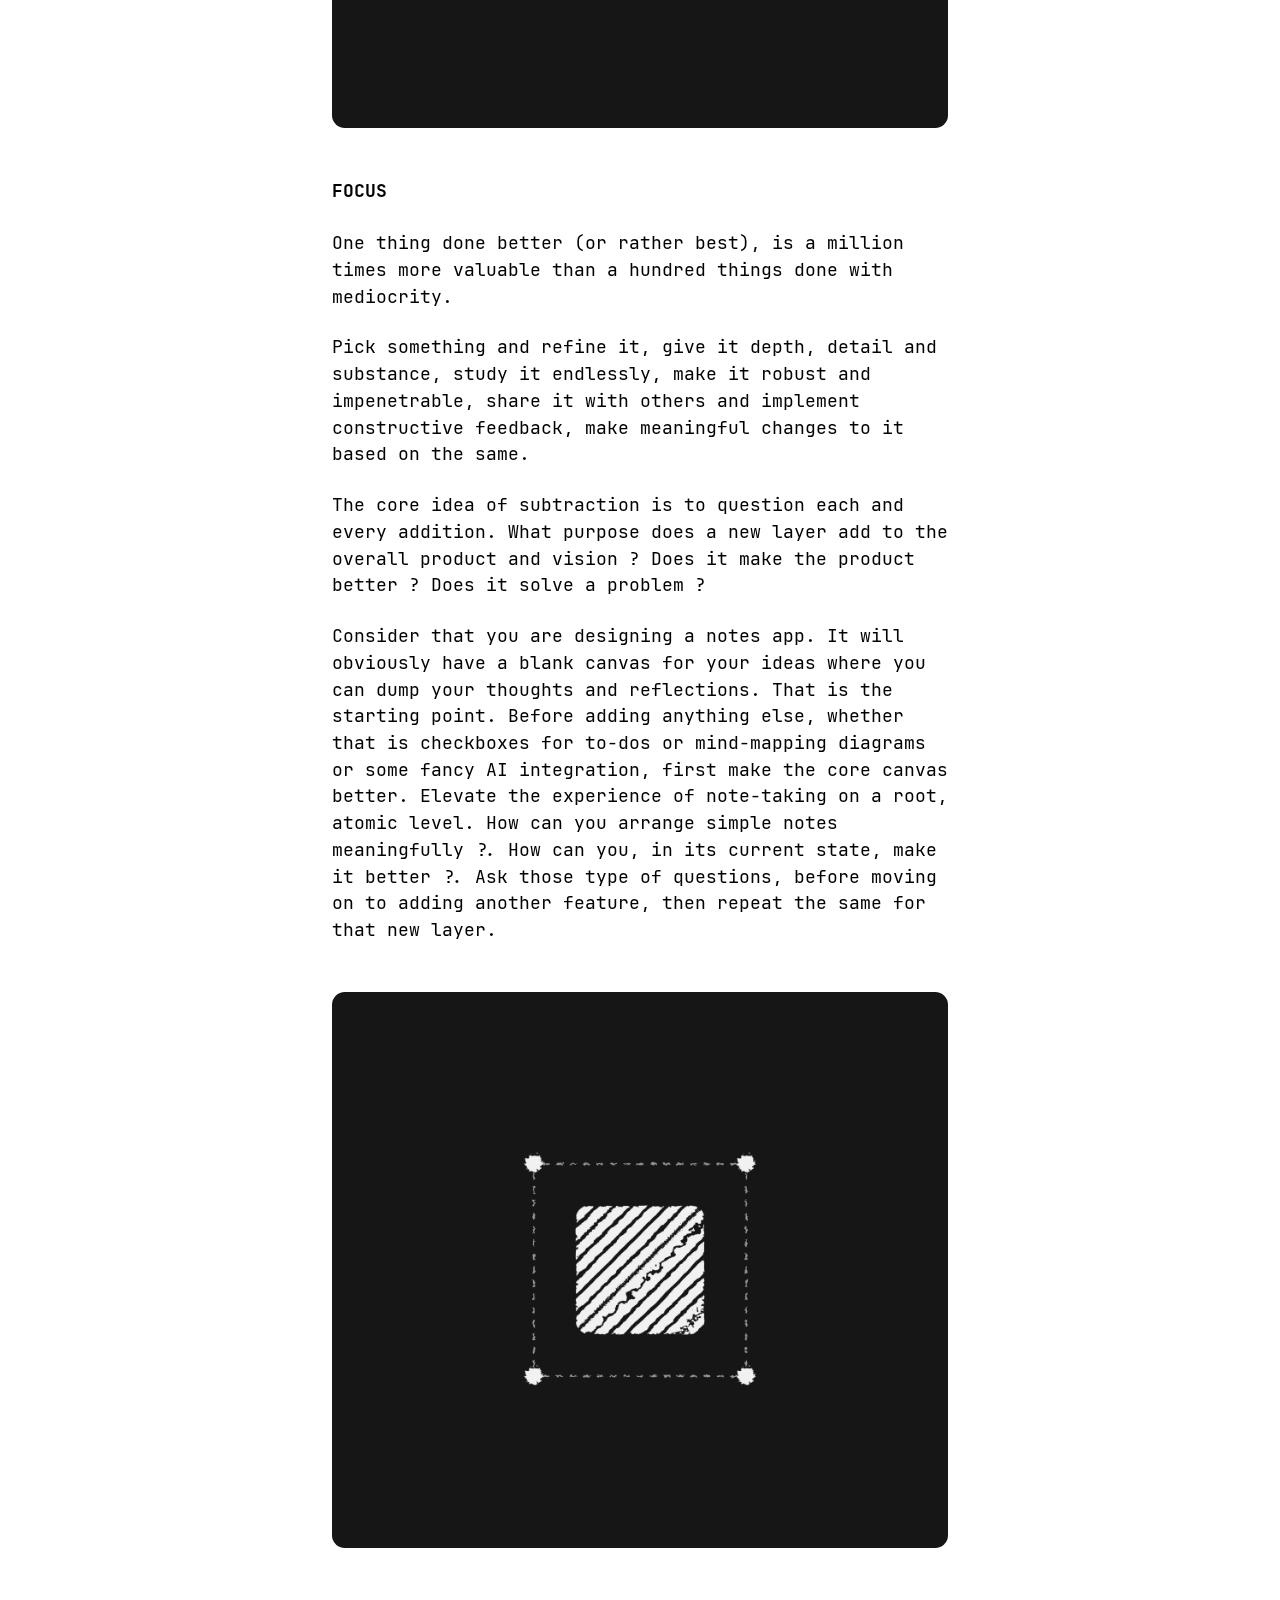
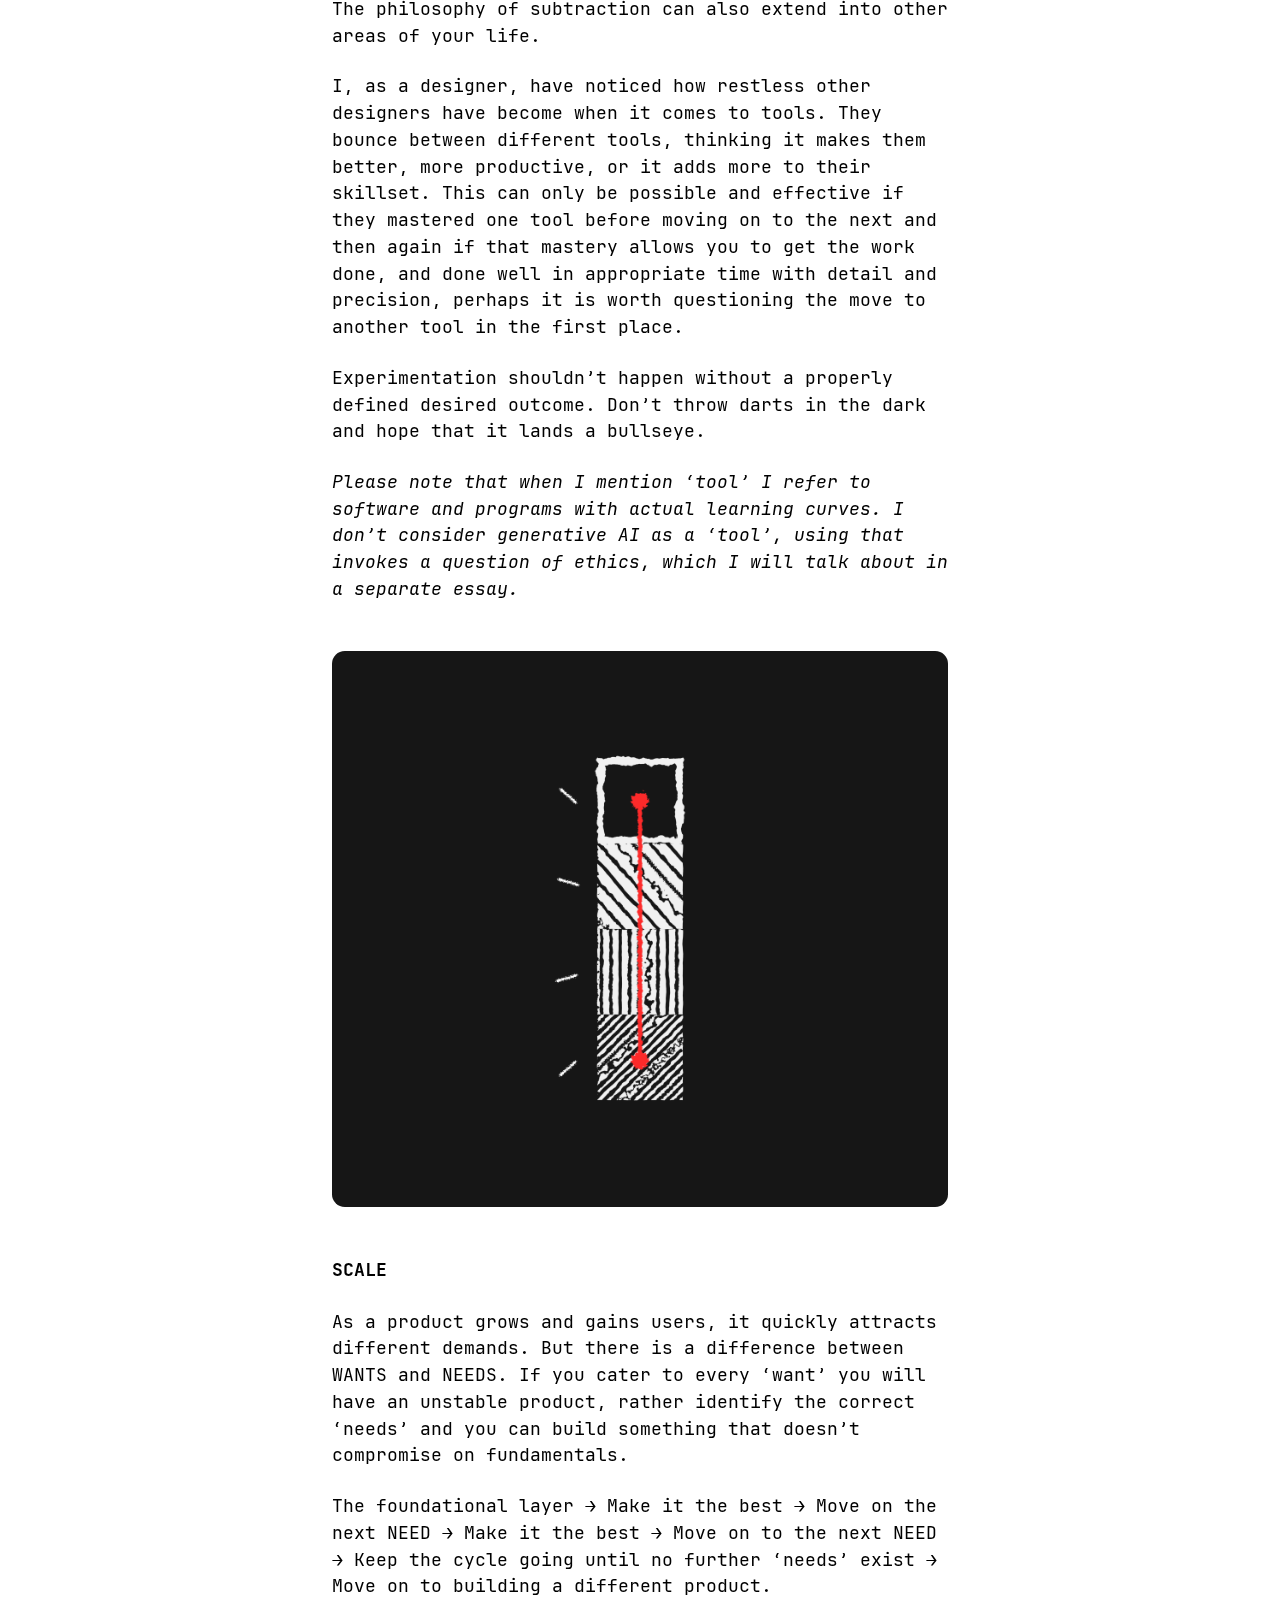
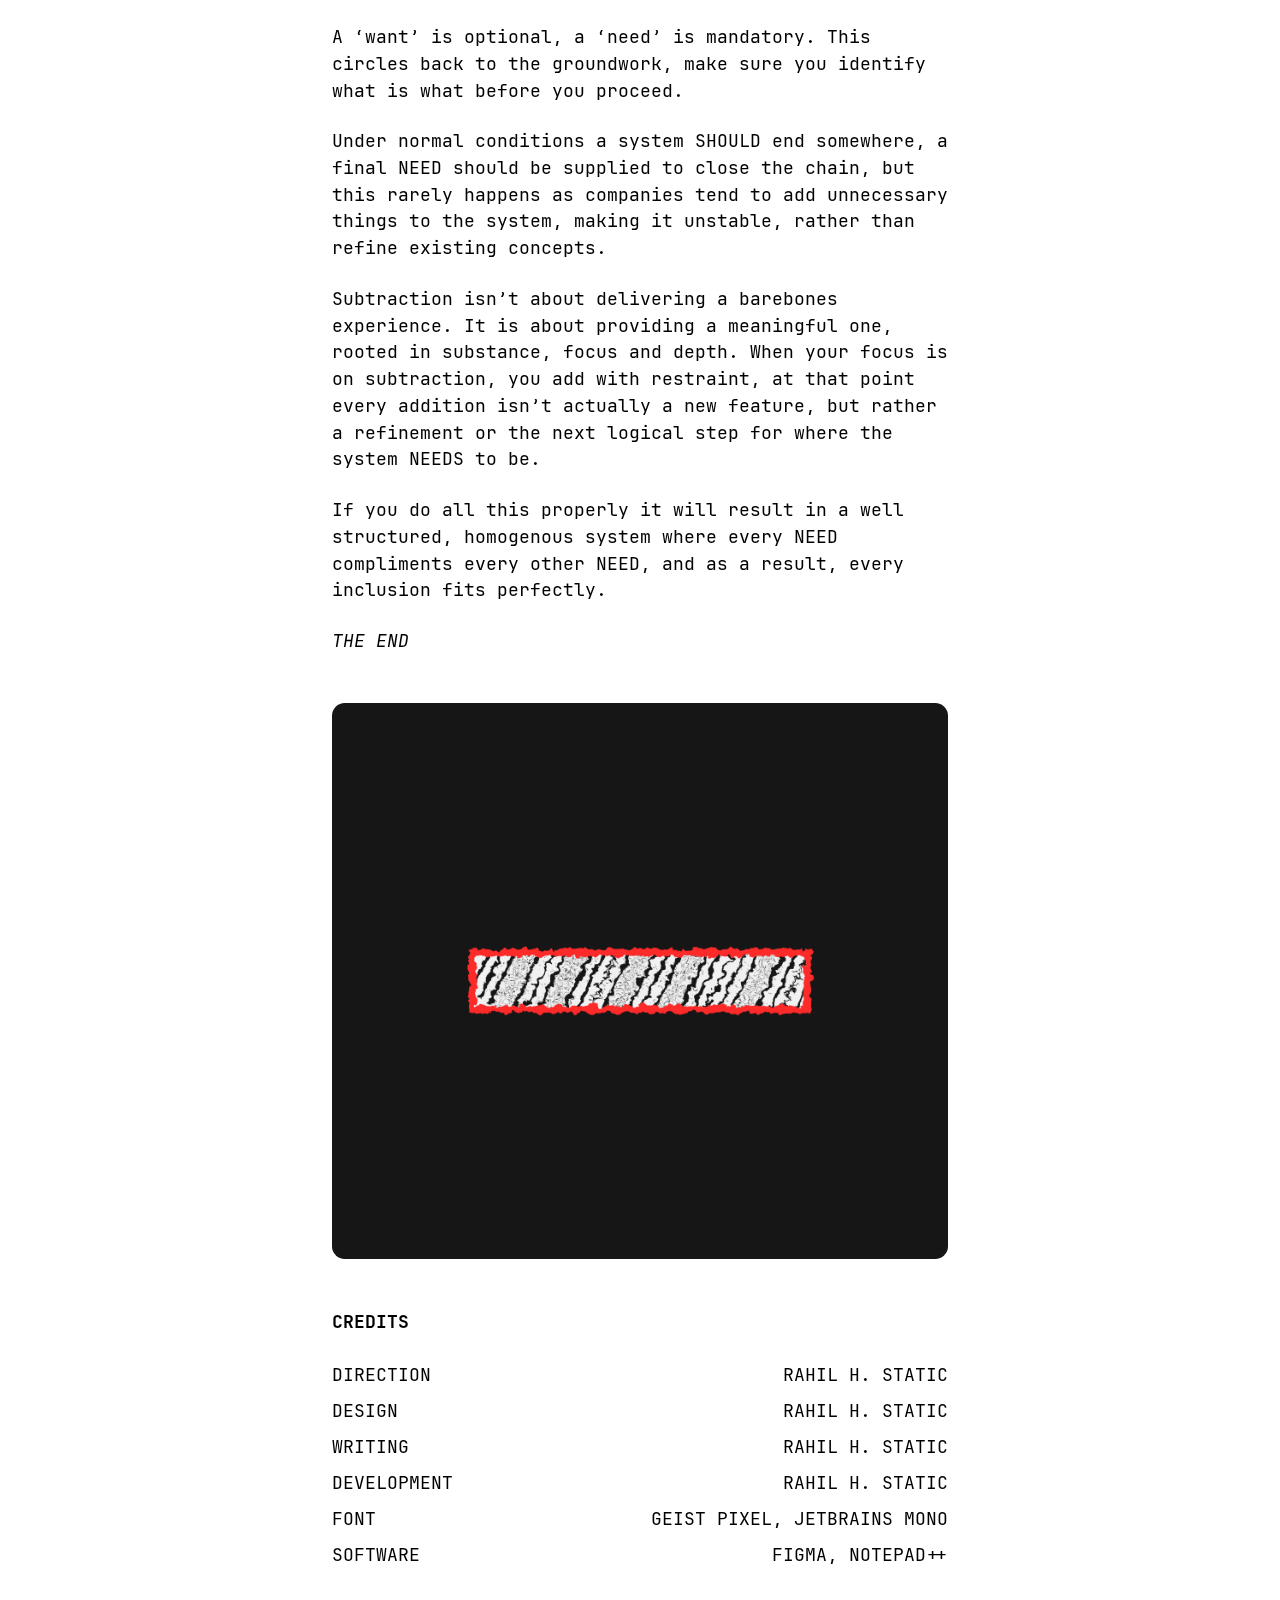
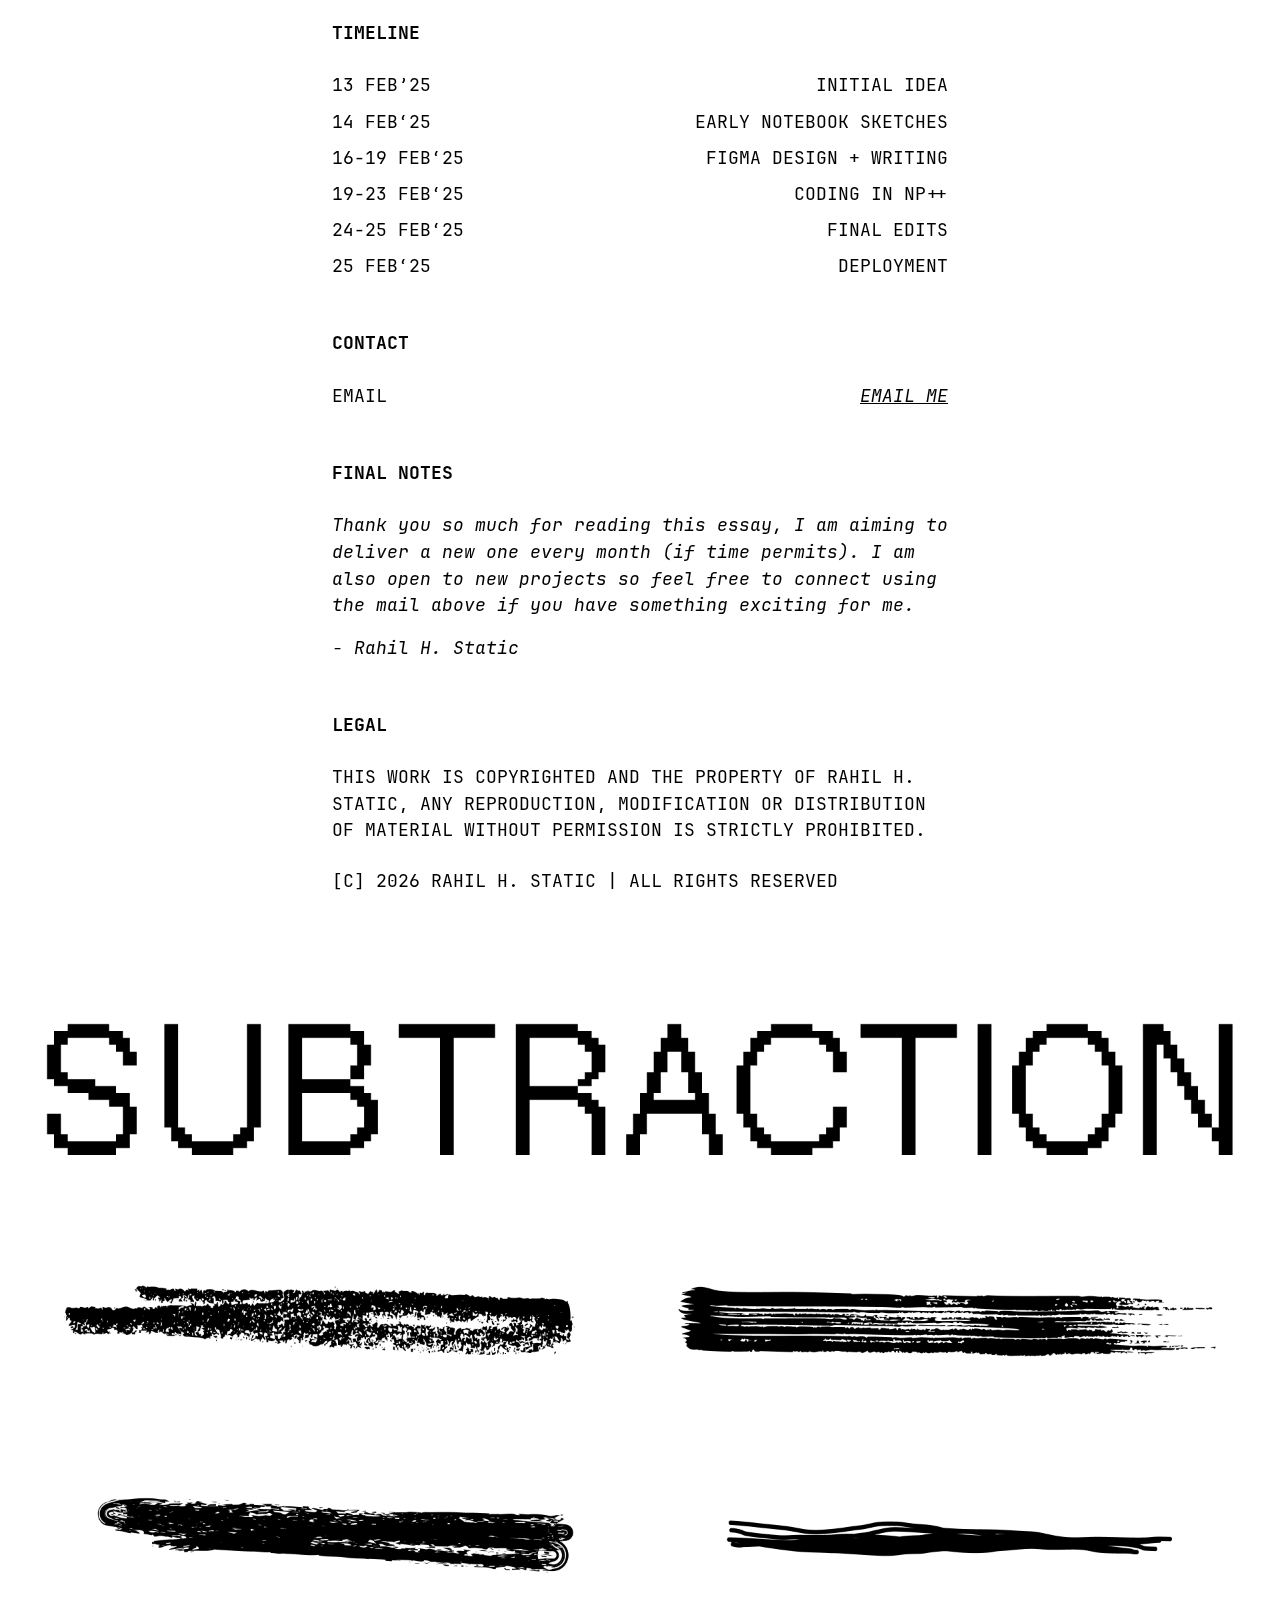
<file: stories/subtraction.html>
<!DOCTYPE html>
<html lang="en">
<head>
    <meta charset="UTF-8">
    <meta name="viewport" content="width=device-width, initial-scale=1.0">
	<link rel="stylesheet" href="subtraction/sub.css">
    
    <!-- Primary Meta Tags -->
    <title>SUBTRACTION {-} | Rahil H. Static</title>
    <meta name="title" content="SUBTRACTION {-} | Rahil H. Static">
    <meta name="description" content="A design story By Rahil H. Static on finding focus, clarity and depth through the principle of subtraction.">
    <meta name="author" content="Rahil H. Static">
    <meta name="keywords" content="subtraction", "design", "accumulation", "essay", "story", "clarity", "focus">
	
    
    <!-- Canonical URL -->
    <link rel="canonical" href="https://rahilsmuseum.github.io/stories/subtraction">
    
    <!-- Open Graph / Facebook -->
    <meta property="og:type" content="article">
    <meta property="og:url" content="https://rahilsmuseum.github.io/stories/subtraction">
    <meta property="og:title" content="SUBTRACTION {-} | Rahil H. Static">
    <meta property="og:description" content="A design story By Rahil H. Static on finding focus, clarity and depth through the principle of subtraction.">
    <meta property="og:image" content="https://rahilsmuseum.github.io/stories/subtraction/preview/maincard.png">
    <meta property="og:image:width" content="1200">
    <meta property="og:image:height" content="630">
    <meta property="og:image:alt" content="Thumbnail for SUBTRACTION {-} | A Design Story By Rahil H. Static">
    <meta property="og:site_name" content="Rahil's Museum of Digital Artifacts">
    <meta property="article:published_time" content="2026-02-05T12:00:00Z">
    <meta property="article:author" content="Rahil H. Static">
    <meta property="article:section" content="Design">
    <meta property="article:tag" content="subtraction">
    <meta property="article:tag" content="design">
	<meta property="article:tag" content="accumulation">
	<meta property="article:tag" content="essay">
	<meta property="article:tag" content="story">
	<meta property="article:tag" content="clarity">
	<meta property="article:tag" content="focus">
    
    <!-- Twitter Card -->
    <meta name="twitter:card" content="summary_large_image">
    <meta name="twitter:url" content="https://rahilsmuseum.github.io/stories/subtraction">
    <meta name="twitter:title" content="SUBTRACTION {-} | Rahil H. Static">
    <meta name="twitter:description" content="A design story By Rahil H. Static on finding focus, clarity and depth through the principle of subtraction.">
    <meta name="twitter:image" content="https://rahilsmuseum.github.io/stories/subtraction/preview/maincard.png">
    <meta name="twitter:image:alt" content="Thumbnail for SUBTRACTION {-} | A Design Story By Rahil H. Static">
    <meta name="twitter:creator" content="@rahilhstatic">
    <meta name="twitter:site" content="@rahilhstatic">
    
    <!-- Favicon --><!-- remove rm's favi and create a new one for sub -->
	<link rel="icon" type="image/png" sizes="32x32" href="https://rahilsmuseum.github.io/stories/subtraction/preview/favicon-32x32.png">
	<link rel="icon" type="image/png" sizes="16x16" href="https://rahilsmuseum.github.io/stories/subtraction/preview/favicon-16x16.png">

	<!-- Apple -->
	<link rel="apple-touch-icon" sizes="180x180" href="https://rahilsmuseum.github.io/stories/subtraction/preview/apple-touch-icon.png">

	<!-- Android -->
	<link rel="icon" type="image/png" sizes="192x192" href="https://rahilsmuseum.github.io/stories/subtraction/preview/icon-192.png">
	
	<!-- Additional -->
	<meta property="og:image:alt" content="Thumbnail for SUBTRACTION {-} | A Design Story By Rahil H. Static">
	<meta name="twitter:image:alt" content="Thumbnail for SUBTRACTION {-} | A Design Story By Rahil H. Static">
	
	<!-- iOS Safari optimizations -->
	<meta name="apple-mobile-web-app-capable" content="yes">
	<meta name="apple-mobile-web-app-status-bar-style" content="default">
	<meta name="format-detection" content="telephone=no"> <!-- Prevents auto-linking of phone numbers -->

	<!-- Better iOS viewport handling -->
	<meta name="viewport" content="width=device-width, initial-scale=1.0, shrink-to-fit=no, viewport-fit=cover">
    
    <!-- Structured Data / JSON-LD -->
    <script type="application/ld+json">
    {
      "@context": "https://schema.org",
      "@type": "Article",
      "headline": "SUBTRACTION {-} | Rahil H. Static",
      "description": "A design story By Rahil H. Static on finding focus, clarity and depth through the principle of subtraction.",
      "image": "https://rahilsmuseum.github.io/stories/subtraction/preview/maincard.png",
      "datePublished": "2026-02-25",
      "dateModified": "2026-02-25",
      "author": {
        "@type": "Person",
        "name": "Rahil H. Static"
      },
      "publisher": {
        "@type": "Organization",
        "name": "Rahil's Musuem of Digital Artifacts",
        "logo": {
          "@type": "ImageObject",
          "url": "https://rahilsmuseum.github.io/preview/logo.png"
        }
      },
      "mainEntityOfPage": {
        "@type": "WebPage",
        "@id": "hhttps://rahilsmuseum.github.io/stories/subtraction"
      },
      "articleSection": "Design",
      "keywords": ["subtraction", "design", "accumulation", "essay", "story", "clarity", "focus"],
      "articleBody": "Less is More. How many times have we heard this ? And not just in the context of design or architecture, but as a way of life ?"
    }
    </script>
    
</head>
<body>

 
    <div class="content">
	
        <h1>SUBTRACTION {-}</h1>
		
        <div class="meta-section">
            <div class="author-meta">
				<div class="post-meta">a design story</div>
                <div class="author-name">by Rahil H. Static</div>
            </div>
            <button class="copy-link-btn" onclick="copyLink()">Share</button>
        </div>
		
		<video autoplay muted loop playsinline>
		<source src="subtraction/images/foreword.mp4" type="video/mp4">
		</video>
		
        <h2>ACCUMULATION</h2>
        <p>Less is More.<br>
			Less is More.<br>
			Less is More.<br>
			Less is More.<br>
			How many times have we heard this ? And not just in the context of design or architecture, but as a way of life ?</p>
			
		<p>I would like to clear it right away that the statement is not a call for stringent minimalism, but rather a call for clarity and focus. 
		It is demanding for precision, NOT blatant removal of objects.</p>	
		
		<p>We currently live in a world that cares more about being a mile wide and an inch deep, rather than the other way around. 
		This creates a system where there is no room left for personality or long-term sustainability. 
		We lack focus, clarity and the ability to spend time with ONE thing and to refine it to the highest standard possible.</p>	
		
		<p class="space">You can blame this on several factors: </p>	
		
		<ol class="space2">
		<li>Our terrible attention span, constantly destroyed by social media and easy hits of dopamine.</li>
		<li>Our newfound reliance on AI, where learning and personal growth has lost importance...we delegate everything to AI, and as a result have developed a false sense of confidence. 
		You will never understand the intricacies of a craft unless, you, yourself, spend time dedicated to mastering it.</li>
		<li>Our world has become obsessed with quantity over quality - we care about making and doing more, even if it is subpar, rather than doing less with more value.</li>
		</ol>
		
		<img src="subtraction/images/fall.png" alt="Structures Falling Due To Accumulation">
		
		<p>This soulless accumulation lacks stability. You try to do too many things, you will find out just how hollow this pursuit is. 
		It creates a questionable identity because you never properly defined the outcome you wish to achieve.</p>
		
		<p>Systems, built on shaky foundations...</p>
		
		<p>So... everything crumbles.</p>
		
		<p>That extensive feature list for a product ? 
		Is all of that really necessary, or would you rather focus on a few distinctive features 
		and make them so strong that it becomes a differentiating factor in the market ?</p>
		
		<p class="space2">It also must be emphasized that without a strong foundational planning, any new unplanned feature will lead to the complete collapse of the system.</p>

        <img src="subtraction/images/feature.png" alt="A Complete Feature List">
		
		<h2>GROUNDWORK</h2>
		<p>When planning for the end-to-end development of a system, it is important to visualize the various possibilities and needs that may arise. 
		Potential changes and feedback should be anticipated beforehand and there should be space allocated for deviation from a pre-fixed roadmap.</p>	
		
		<p>Assume and plan for all the directions a product can take. Think about all the conditions under which a system can fail. 
		List all the non-negotiable requirements and all the optional ones.</p>

		<p>Now stare at those non-negotiables, let them occupy your mind for a few days. 
		How many of them are REALLY NEEDED for the system and how many are optional additions sitting in disguise.</p>

		<p>Get a second, third or fourth opinion. Discuss, take your time (not long enough to avoid decision-making), reduce as much as you can while maintaining the vision and integrity of the system, then finalize a proper roadmap and feature list.</p>

		<p class="space2">Now stick to it. Hopefully instead of anything and everything, you made strategic inclusions and asked WHY before making them. </p>

		<img src="subtraction/images/finalize.png" alt="Finalize The NEEDS">

		<h2>FOCUS</h2>
		<p>One thing done better (or rather best), is a million times more valuable than a hundred things done with mediocrity.</p>	
		
		<p>Pick something and refine it, give it depth, detail and substance, study it endlessly, make it robust and impenetrable, share it with others and implement constructive feedback, make meaningful changes to it based on the same.</p>

		<p>The core idea of subtraction is to question each and every addition. 
		What purpose does a new layer add to the overall product and vision ? Does it make the product better ? Does it solve a problem ? </p>

		<p class="space2">Consider that you are designing a notes app. It will obviously have a blank canvas for your ideas where you can dump your thoughts and reflections. That is the starting point. Before adding anything else, whether that is checkboxes for to-dos or mind-mapping diagrams or some fancy AI integration, first make the core canvas better. 
		Elevate the experience of note-taking on a root, atomic level. How can you arrange simple notes meaningfully ?. How can you, in its current state, make it better ?. Ask those type of questions, before moving on to adding another feature, then repeat the same for that new layer. </p>	
		
		<img src="subtraction/images/focus.png" alt="Focus On What's Important">
		
		<p>The philosophy of subtraction can also extend into other areas of your life.</p>	
		
		<p>I, as a designer, have noticed how restless other designers have become when it comes to tools. They bounce between different tools, thinking it makes them better, more productive, or it adds more to their skillset. 
		This can only be possible and effective if they mastered one tool before moving on to the next and then again if that mastery allows you to get the work done, and done well in appropriate time with detail and precision, perhaps it is worth questioning the move to another tool in the first place.</p>

		<p>Experimentation shouldn’t happen without a properly defined desired outcome. Don’t throw darts in the dark and hope that it lands a bullseye. </p>

		<p class="space2" style="font-style: italic;"> Please note that when I mention ‘tool’ I refer to software and programs with actual learning curves. I don’t consider generative AI as a ‘tool’, using that invokes a question of ethics, which I will talk about in a separate essay.</p>	
		
		<img src="subtraction/images/form.png" alt="A Stable Product Built On Clarity & Depth">
		
		<h2>SCALE</h2>
		<p>As a product grows and gains users, it quickly attracts different demands. But there is a difference between WANTS and NEEDS. If you cater to every ‘want’ you will have an unstable product, rather identify the correct ‘needs’ and you can build something that doesn’t compromise on fundamentals.</p>	
		
		<p>The foundational layer → Make it the best → Move on the next NEED → Make it the best → Move on to the next NEED → Keep the cycle going until no further ‘needs’ exist → Move on to building a different product.</p>
		
		<p>A ‘want’ is optional, a ‘need’ is mandatory. This circles back to the groundwork, make sure you identify what is what before you proceed.</p>
		
		<p>Under normal conditions a system SHOULD end somewhere, a final NEED should be supplied to close the chain, but this rarely happens as companies tend to add unnecessary things to the system, making it unstable, rather than refine existing concepts.</p>	
		
		<p> Subtraction isn’t about delivering a barebones experience. It is about providing a meaningful one, rooted in substance, focus and depth. When your focus is on subtraction, you add with restraint, at that point every addition isn’t actually a new feature, but rather a refinement or the next logical step for where the system NEEDS to be. </p>
		
		<p> If you do all this properly it will result in a well structured, homogenous system where every NEED compliments every other NEED, and as a result, every inclusion fits perfectly.</p>
		
		<p class="space2" style="font-style: italic;">THE END</p>
		
		<img src="subtraction/images/fin.png" alt="Final Call For Subtraction">
		
		<h2>CREDITS</h2>
	<div class="credits space2">
		<div class="credits-row">
			<span>DIRECTION</span>
			<span>RAHIL H. STATIC</span>
		</div>
		<div class="credits-row">
			<span>DESIGN</span>
			<span>RAHIL H. STATIC</span>
		</div>
		<div class="credits-row">
			<span>WRITING</span>
			<span>RAHIL H. STATIC</span>
		</div>
		<div class="credits-row">
			<span>DEVELOPMENT</span>
			<span>RAHIL H. STATIC</span>
		</div>
		<div class="credits-row">
			<span>FONT</span>
			<span>GEIST PIXEL, JETBRAINS MONO</span>
		</div>
		<div class="credits-row">
			<span>SOFTWARE</span>
			<span>FIGMA, NOTEPAD++</span>
		</div>
	</div>
	
	<h2>TIMELINE</h2>
	<div class="credits space2">
		<div class="credits-row">
			<span>13 FEB’25</span>
			<span>INITIAL IDEA</span>
		</div>
		<div class="credits-row">
			<span>14 FEB‘25</span>
			<span>EARLY NOTEBOOK SKETCHES</span>
		</div>
		<div class="credits-row">
			<span>16-19 FEB‘25</span>
			<span>FIGMA DESIGN + WRITING</span>
		</div>
		<div class="credits-row">
			<span>19-23 FEB‘25</span>
			<span>CODING IN NP++</span>
		</div>
		<div class="credits-row">
			<span>24-25 FEB‘25</span>
			<span>FINAL EDITS</span>
		</div>
		<div class="credits-row">
			<span>25 FEB‘25</span>
			<span>DEPLOYMENT</span>
		</div>
	</div>
	
	<h2>CONTACT</h2>
	<div class="credits space2">
		<div class="credits-row email-row">
			<span>EMAIL</span>
			<a href="mailto:emailrahilcity@gmail.com"><span style="font-style: italic; text-decoration: underline">EMAIL ME</span></a>
		</div>
	</div>
	
	<h2>FINAL NOTES</h2>
		<p style="font-style: italic; margin-bottom: 1rem;">Thank you so much for reading this essay, I am aiming to deliver a new one every month (if time permits). I am also open to new projects so feel free to connect using the mail above if you have something exciting for me.</p> <p class="space2" style="font-style: italic;">- Rahil H. Static</p>
		
	<h2>LEGAL</h2>
	<p>THIS WORK IS COPYRIGHTED AND THE PROPERTY OF RAHIL H. STATIC, ANY REPRODUCTION, MODIFICATION OR DISTRIBUTION OF MATERIAL WITHOUT PERMISSION IS STRICTLY PROHIBITED.</p>
    <p>[C] 2026 RAHIL H. STATIC | ALL RIGHTS RESERVED </p>
	
    </div>
	
	<img style="width: 100%; max-width: 1920px; margin: 0 auto;" src="subtraction/images/footer.png" alt="SUBTRACTION FOOTER">


    <script>
        function copyLink() {
            const url = window.location.href;
            navigator.clipboard.writeText(url).then(() => {
                const btn = document.querySelector('.copy-link-btn');
                btn.textContent = 'Url Copied!';
                setTimeout(() => {
                    btn.textContent = 'Share';
                }, 2000);
            }).catch(err => {
                console.error('Failed to copy:', err);
            });
        }
    </script>
</body>

</html>
</file>
<file: css/ec.css>
/* small edit to push github to start deployment again. */
* {
    margin: 0;
    padding: 0;
    box-sizing: border-box;
}

body {
    font-family: 'Ibarra Real Nova', serif;
    background-color: #ffffff;
    color: #313131;
    line-height: 1.6;
    font-size: 16px;
}

/* Typography */
h1, h2 {
    font-family: 'Instrument Serif', serif;
    color: #1D1D1D;
    font-weight: 400;
}

/* Top navigation */
.back-text {
    font-size: 1rem;
    margin-bottom: 2rem;
}

.back-links {
    font-size: 1rem;
}

.back-link {
    color: #313131;
    text-decoration: none;
    transition: opacity 0.3s ease;
}

.back-link:hover {
    opacity: 0.6;
}

.intro-text {
   margin-bottom: 1.2rem;
    line-height: 1.3;
    font-size: 1.3rem;
	color: #313131;
	max-width: 60ch;
}

.intro-text2 {
   margin-bottom: 2.5rem;
    line-height: 1.3;
    font-size: 1.3rem;
	color: #313131;
}

/* Main content */
.main-content {
    max-width: 820px;
    margin: 0 auto;
    padding: 0 2rem;
	margin-top: 2.5rem;
	margin-bottom: 4rem;
}

.main-title {
    font-size: 5.25rem;
    letter-spacing: 0px;
    margin-bottom: 1rem;
    line-height: 1.2;
}

/* ehhhhhhhhhhhhhhhhhhh - divider + year */
.year-divider{
	display:flex;
	align-items:center;
	width:100%;
	gap: 16px;
}

.year{
	font-family: "Instrument Sans", sans-serif;
	font-weight: 400;
	font-size: 1.3rem;
	flex-shrink:0;
}

.line{
	flex-grow: 1;
	height: 1px;
	background-color: #000;
	border: none;
}



/* Article content - narrower width */
.article-content {
	margin-top: 3rem;
}

.content-section {
    margin-bottom: 3rem;
}

.body-text {
    margin-bottom: 0.4rem;
    line-height: 1.3;
    font-size: 1.2rem;
}

.sub-text {
    margin-bottom: 0.8rem;
    line-height: 1.3;
    font-size: 1rem;
	color: #ADADAD;
}

.content-image {
    width: 100%;
    height: auto;
    max-width: 100%;
    display: block;
	margin-top: 3rem;
	margin-bottom: 1.3rem;
    
}

.video-container {
    position: relative;
    width: 100%;
    height: 0;
    padding-bottom: 56.25%; /* 16:9 aspect ratio */
    margin-bottom: 1rem;
}

.video-container iframe {
    position: absolute;
    top: 0;
    left: 0;
    width: 100%;
    height: 100%;
    border-radius: 4px;
    border: none;
}


/* Links */
.inline-link {
	font-size: 1.3rem;
    text-decoration: none;
	color: #313131;
    transition: opacity 0.2s ease;
}

.inline-link:hover{
    opacity: 0.5;
}

/* Footer */
.article-footer {
    margin-top: 2rem;
    padding-top: 2rem;
    text-align: center;
}

.footer-text {
    font-size: 1rem;
    margin-bottom: 0.8rem;
    color: #313131;
}

.footer-links {
    font-size: 1rem;
}

.footer-link {
    color: #313131;
    text-decoration: underline;
    transition: opacity 0.2s ease;
}

.footer-link:hover {
    opacity: 0.6;
}

.footer-separator {
    margin: 0 0.5rem;
    color: #313131;
}


/* Responsive goes here */
/* Responsive goes here */
/* Responsive goes here */
/* Responsive goes here */

@media (max-width: 768px) {
	
	
	
    .main-content {
        padding: 0 1.5rem;
    }
    
    
    .main-title {
        font-size: 3.5rem;
        margin-bottom: 1rem;
    }
	
	.intro-text{
		 font-size: 1.2rem;
	}
	
	.intro-text2{
		 font-size: 1.2rem;
	}
    
    .article-content {
        max-width: 100%;
    }
    
    .body-text {
        font-size: 1.1rem;
    }
	
	.sub-text {
    font-size: 1rem;
    }
	
	.year{
	font-size: 1.2rem;
    }
	
	.inline-link {
	font-size: 1.2rem;
    }
	
	.year-divider{
	gap: 12px;
    }
	

@media (max-width: 480px) {
    .main-content {
        padding: 0 1rem;
    }
	
	.intro-text{
		 font-size: 1.1rem;
	}
	
	.intro-text2{
		 font-size: 1.1rem;
	}
    
    .main-title {
        font-size: 2.5rem;
        letter-spacing: 0.5px;
    }
    
    
    .body-text {
        font-size: 1rem;
        line-height: 1.6;
    }
	
	.sub-text {
    font-size: 0.9rem;
    }
	
	.year{
	font-size: 1.1rem;
    }
	
	.inline-link {
	font-size: 1.1rem;
    }
	
	.year-divider{
	gap: 12px;
    }
    
   

@media (max-width: 320px) {
    .main-title {
        font-size: 2rem;
    }
}

/* iOS Safari optimizations */
/* iOS Safari optimizations */
/* iOS Safari optimizations */
/* iOS Safari optimizations */

body {
    -webkit-text-size-adjust: 100%; /* Prevents text scaling on orientation change */
    -webkit-font-smoothing: antialiased; 
    -moz-osx-font-smoothing: grayscale;
}

/* Fix iOS Safari viewport issues */
html {
    -webkit-text-size-adjust: 100%;
}

/* Improve tap targets for iOS */
a, button {
    -webkit-tap-highlight-color: rgba(0,0,0,0.1); /* Custom tap highlight */
    touch-action: manipulation; /* zoom double-tap disable i think */
}

/* Smooth scrolling for iOS */
html {
    -webkit-overflow-scrolling: touch;
}

/* Fix fixed positioning issues on iOS Safari */
.return-nav {
    -webkit-transform: translateZ(0); /* what is wrong with IOS ???? */
    transform: translateZ(0);
}

/* Better image rendering on iOS */
img {
    -webkit-backface-visibility: hidden;
    -webkit-transform: translateZ(0);

}
</file>
<file: stories/subtraction/sub.css>
* {
            margin: 0;
            padding: 0;
            box-sizing: border-box;
        }
		
				@font-face {
		  font-family: 'Jet';
		  src: url('fonts/jbmr.ttf') format('truetype');
		  font-weight: 400;
		  font-style: normal;
		}

		@font-face {
		  font-family: 'Jet';
		  src: url('fonts/jbmrit.ttf') format('truetype');
		  font-weight: normal;
		  font-style: italic;
		}
		
		@font-face {
		  font-family: 'Jet';
		  src: url('fonts/jbmb.ttf') format('truetype');
		  font-weight: 700;
		  font-style: bold;
		}
		
		@font-face {
			font-family: 'GeistPixel';
			src: url('fonts/gps.ttf') format('truetype');
			font-weight: normal;
			font-style: normal;
		}

        body {
            font-family: "Jet", -apple-system, BlinkMacSystemFont, 'Segoe UI', sans-serif;
            line-height: 1.6;
            color: #000000;
            background: #fff;
            -webkit-font-smoothing: antialiased;
            -moz-osx-font-smoothing: grayscale;
			font-size: 16px;
			font-weight: 500;
        }


        h1 {
		font-family: "GeistPixel", serif;
            font-size: 4rem;
            font-weight: 500;
            line-height: 1.1;
            margin-bottom: 3rem;
        }

        .meta-section {
            display: flex;
            align-items: center;
            justify-content: space-between;
            margin-bottom: 3rem;
        }

        .author-meta {
            display: flex;
            flex-direction: column;
            gap: 0.1rem;
        }

        .author-name {
            font-weight: 500;
        }

        .post-meta {
			font-style: italic;
        }
		
		.author-name,
		.post-meta {
		
			font-size: 1.1rem;
		}

        .copy-link-btn {
            background: #000;
            color: #fff;
            border: none;
            padding: 0.5rem 1rem;
            border-radius: 6px;
            font-size: 1rem;
            font-weight: 500;
            cursor: pointer;
            transition: all 0.2s;
			font-family: "Jet", -apple-system, BlinkMacSystemFont, 'Segoe UI', sans-serif;
            white-space: nowrap;
        }
		

        .copy-link-btn:hover {
            background: #323232;
        }


        .content {
                max-width: 680px;
				margin: 0 auto;
				padding: 0 2rem;
				margin-top: 3rem;
				margin-bottom: 1rem;
        }

        p {
            font-size: 1.1rem;
            line-height: 1.52;
            margin-bottom: 1.5rem;
			font-weight: 500;
        }

        h2 {
		    font-family: "Jet", -apple-system, BlinkMacSystemFont, 'Segoe UI', sans-serif;
            font-size: 1.1rem;
            font-weight: 700;
            line-height: 1.7;
            margin-bottom: 1.5rem;
        }
		
		p,h2,li,span {
			font-size: 1.1rem;
			 color: #000;
		}

        img {
            width: 100%;
            max-width: 680px;
            height: auto;
            margin-bottom: 3rem;
            border-radius: 0.8rem;
			display: block;
			image-rendering: high-quality;
        }
		
		video {
            width: 100%;
            height: auto;
			object-fit: cover;
			aspect-ratio: 4/3;
            margin-bottom: 3rem;
            border-radius: 0.8rem;
			display: block;
			
        }

        .caption {
            font-size: 0.875rem;
            color: #666;
            text-align: center;
            margin-top: 0.75rem;
            line-height: 1.5;
        }
		
		.space{
			margin-bottom: 2rem;
		}
		
		.space2{
			margin-bottom: 3rem;
		}


        ul, ol {
            margin: 1.5rem 0;
            padding-left: 1.5rem;
        }

        li {
            margin-bottom: 0.5rem;
            color: #000;
            line-height: 1.52;
        }

        ul li {
            list-style-type: disc;
        }

        ol li {
            list-style-type: decimal;
        }
		
		ol {
			margin-left: 3rem;
		}


        a {
            color: #000;
            text-decoration: none;
            transition: color 0.2s;
        }

        a:hover {
            color: #3a3a3a;
        }

        .section-divider {
            border: none;
            border-top: 1px solid #e0e0e0;
            margin: 3rem 0;
        }
		
		.credits{
			display: flex;
			flex-direction: column;
			gap: 0.5rem;
		}
		
		.credits-row{
			display: flex;
			justify-content: space-between;
		}
		
		.credits-row span:first-child{
			width: 50%;
			text-align: left;
		}
		
		.credits-row span:last-child{
			width: 50%;
			text-align: right;
		}
		
		.email-row span{
			word-break: break-word;
			overflow-wrap: break-word;
		}
		

	   /* Responsive goes here */
       /* Responsive goes here */
       /* Responsive goes here */
       /* Responsive goes here */
		
        @media (max-width: 768px) {

            h1 {
                font-size: 3.5rem;
            }
			
			ul, ol {
            padding-left: 1rem;
            }
			
			.author-name,
			.post-meta {
			font-size: 1rem;
			}
			

            .content {
                padding: 0 1.5rem;
				margin-top: 2.5rem;
				margin-bottom: 2.5rem;
            }

            p, li, h2, span {
                font-size: 1rem;
            }
        }
		
		
		@media (max-width: 480px) {

            h1 {
                font-size: 2.5rem;
            }
			
			.author-name,
			.post-meta {
			font-size: 1rem;
			}
			
			.copy-link-btn{
				font-size: 0.9rem;
				padding: 0.5rem 0.8rem;
			}

 

           p, li, h2, span {
                font-size: 1rem;
            }
			
			 span {
                font-size: 1rem;
            }
        }
		
		@media (max-width: 380px) {

            h1 {
                font-size: 2rem;
            }
			
			 p, li, h2, span {
                font-size: 0.9rem;
            }
        }
		
/* iOS Safari optimizations */
/* iOS Safari optimizations */
/* iOS Safari optimizations */
/* iOS Safari optimizations */

body {
    -webkit-text-size-adjust: 100%; /* Prevents text scaling on orientation change */
    -webkit-font-smoothing: antialiased; 
    -moz-osx-font-smoothing: grayscale;
}

/* Fix iOS Safari viewport issues */
html {
    -webkit-text-size-adjust: 100%;
}

/* Improve tap targets for iOS */
a, button {
    -webkit-tap-highlight-color: rgba(0,0,0,0.1); /* Custom tap highlight */
    touch-action: manipulation; /* zoom double-tap disable i think */
}

/* Smooth scrolling for iOS */
html {
    -webkit-overflow-scrolling: touch;
}

/* Fix fixed positioning issues on iOS Safari */
.return-nav {
    -webkit-transform: translateZ(0); /* what is wrong with IOS ???? */
    transform: translateZ(0);
}

/* Better image rendering on iOS */
img {
    -webkit-backface-visibility: hidden;
    -webkit-transform: translateZ(0);
}
</file>
<file: css/styles.css>
/* Trying the reset first method for these two pages, different from RH & RB websites */
* {
    margin: 0;
    padding: 0;
    box-sizing: border-box;
}

body {
    font-family: "Instrument Sans", sans-serif;
    background-color: #1836AF;
    color: white;
    line-height: 1.6;
    font-size: 16px;
}

/* Typography */
h1, h2 {
    color: #CAD0FF;
    font-weight: 300;
	font-size: 1.2rem;
	font-style: italic;
	margin-bottom: 0.7rem;
}

/* Corner social links */
.local-time {
    color: white;
    font-size: 1rem;
    font-weight: 300;
    letter-spacing: 0px;
	text-align: center;
}

/* Main content */
.main-content {
    max-width: 720px;
    margin: 0 auto;
    padding: 0 2rem;
	margin-top: 2.5rem;
	margin-bottom: 4rem;
}


.body-text {
    line-height: 1.3;
    font-size: 1.2rem;
	color: #CAD0FF;
}

.banner-image {
    width: 100%;
    height: auto;
    max-width: 100%;
    display: block;
	margin-top: 2rem;
	margin-bottom: 2rem;
	border: 2rem;
	border-color:white;   
}

.hero,
.writing,
.other,
.elsewhere {
	margin-bottom: 2rem;
}

ul, li {
	line-height: 1.3;
    font-size: 1.2rem;
	color: #CAD0FF;
	list-style-position: inside;
}

li {
margin-bottom: 0.7rem;	
}

li:last-child {
	margin-bottom: 0;	
}


/* Links */
.inline-link {
	font-size: 1.2rem;
    text-decoration: underline;
	color: #F0F2FF;
    transition: opacity 0.2s ease;
}

.inline-link:hover{
    opacity: 0.5;
}

.list-header {
            display: grid;
            grid-template-columns: 2fr 3fr 1fr;
            gap: 60px;
            padding: 15px 0;
            border-bottom: 1px solid #5D78E3;
            margin-bottom: 0;
            font-size: 1.1rem;
            letter-spacing: 1px;
        }

        .list-item {
            display: grid;
            grid-template-columns: 2fr 3fr 1fr;
            gap: 60px;
            padding: 30px 0;
            border-bottom: 1px solid #2D49BA;
            transition: background-color 0.2s;
            cursor: pointer;
			text-decoration: none;
			color: inherit;
        }

        .list-item:hover {
            background-color: #405BC7;
        }

        .client-name {
            font-size: 1.2rem;
        }

        .scope {
            color: #CAD0FF;
            font-size: 1.2rem;
        }

        .year2 {
            text-align: right;
            font-size: 1.2rem;
        }


/* Footer */
/* Responsive goes here */
/* Responsive goes here */
/* Responsive goes here */
/* Responsive goes here */

@media (max-width: 768px) {
	
    .main-content {
        padding: 0 1.5rem;
    }
    
    .body-text {
        font-size: 1.1rem;
    }
	
	li{
		 font-size: 1.1rem;
	}
	
	h1 {
		 font-size: 1.1rem;
	}
	
	.year{
	font-size: 1.1rem;
    }
	
	.inline-link {
	font-size: 1.1rem;
    }

	.list-header {
                grid-template-columns: 1.5fr 2fr 0.8fr;
                gap: 20px;
                font-size: 1rem;
            }

            .list-item {
                grid-template-columns: 1.5fr 2fr 0.8fr;
                gap: 20px;
                padding: 20px 0;
            }

            .client-name {
                font-size: 1.1rem;
            }

            .scope {
                font-size: 1.1rem;
            }

            .year2 {
                font-size: 1rem;
            }
	
}	

@media (max-width: 480px) {
    .main-content {
        padding: 0 1rem;
    }
	
    
     .body-text {
        font-size: 1rem;
    }
	
	li, h1{
		 font-size: 1rem;
	}
	
	.year{
	font-size: 1rem;
    }
	
	.inline-link {
	font-size: 1rem;
    }

	.list-header {
                grid-template-columns: 1.5fr 2fr 0.8fr;
                gap: 20px;
                font-size: 0.9rem;
            }

            .list-item {
                grid-template-columns: 1.5fr 2fr 0.8fr;
                gap: 20px;
                padding: 20px 0;
            }

            .client-name {
                font-size: 1rem;
            }

            .scope {
                font-size: 1rem;
            }

            .year2 {
                font-size: 0.9rem;
            }
}
    

/* iOS Safari optimizations */
/* iOS Safari optimizations */
/* iOS Safari optimizations */
/* iOS Safari optimizations */

body {
    -webkit-text-size-adjust: 100%; /* Prevents text scaling on orientation change */
    -webkit-font-smoothing: antialiased; 
    -moz-osx-font-smoothing: grayscale;
}

/* Fix iOS Safari viewport issues */
html {
    -webkit-text-size-adjust: 100%;
}

/* Improve tap targets for iOS */
a, button {
    -webkit-tap-highlight-color: rgba(0,0,0,0.1); /* Custom tap highlight */
    touch-action: manipulation; /* zoom double-tap disable i think */
}

/* Smooth scrolling for iOS */
html {
    -webkit-overflow-scrolling: touch;
}

/* Better image rendering on iOS */
img {
    -webkit-backface-visibility: hidden;
    -webkit-transform: translateZ(0);
}
</file>
<file: css/museumstyles.css>
/* Trying the reset first method for these two pages, different from RH & RB websites */
* {
    margin: 0;
    padding: 0;
    box-sizing: border-box;
}

body {
    font-family: 'Ibarra Real Nova', serif;
    background-color: #F5F1E8;
    color: #4A3426;
    line-height: 1.6;
    font-size: 16px;
}

/* Typography */
h1, h2 {
    font-family: 'Instrument Serif', serif;
    color: #1A0F08;
    font-weight: 400;
}

/* Top navigation */
.top-nav {
    text-align: center;
	font-family: 'Instrument Serif', serif;
    padding: 2rem 0 1rem 0;
    font-size: 1rem;
    letter-spacing: 0.5px;
	color: #1A0F08;
}

.nav-separator {
    margin: 0 0.5rem;
    color: #1A0F08;
}

/* Main content */
.main-content {
    max-width: 1440px;
    margin: 0 auto;
    padding: 0 2rem;
}

/* Hero section - wider width */
.hero-section {
    max-width: 1920px;
    margin: 0 2rem 4rem 2rem;
    text-align: center;
}

.main-title {
    font-size: 5rem;
    letter-spacing: 0px;
    margin-bottom: 2.5rem;
    line-height: 1.2;
}

.hero-image-container {
    margin-bottom: 2rem;
}

.hero-image {
    width: 100%;
    height: auto;
    max-width: 100%;
    display: block;
    margin: 0 auto;
}

/* Article content - narrower width */
.article-content {
    max-width: 800px;
    margin: 0 auto;
}

.content-section {
    margin-bottom: 3.5rem;
}

.section-title {
    font-size: 2.8rem;
    letter-spacing: 0px;
    margin-bottom: 1rem;
    line-height: 1.2;
}

.body-text {
    margin-bottom: 1.2rem;
    line-height: 1.3;
    font-size: 1.4rem;
}

.body-text:last-child {
    margin-bottom: 0;
}

/* Content image */
.content-image-container {
    margin: 3rem 0;
    text-align: center;
}

.content-image {
    width: 100%;
    height: auto;
    max-width: 100%;
    display: block;
    margin: 0 auto;
}

/* Image placeholder styling - for divs only */
.image-placeholder {
    display: flex;
    align-items: center;
    justify-content: center;
    color: #8A7A6B;
    font-style: italic;
    border-radius: 4px;
    min-height: 200px;
    background-color: #E5E1D8;
    border: 2px solid #D0CCC3;
}

/* Image placeholder styling */
.image-placeholder {
    display: flex;
    align-items: center;
    justify-content: center;
    color: #8A7A6B;
    font-style: italic;
    border-radius: 4px;
    min-height: 200px;
}

/* Links */
.inline-link {
    color: #4A3426;
    text-decoration: underline;
    transition: opacity 0.3s ease;
}

.inline-link:hover{
    opacity: 0.7;
}

.contact-email {
    font-style: italic;
    color: #6B5B4F;
}

/* Footer */
.article-footer {
    margin-top: 4rem;
    padding-top: 2rem;
    border-top: 1px solid #D0CCC3;
    text-align: center;
}

.footer-text {
    font-size: 1rem;
    margin-bottom: 0.8rem;
    color: #6B5B4F;
}

.footer-links {
    font-size: 1rem;
}

.footer-link {
    color: #4A3426;
    text-decoration: underline;
    transition: opacity 0.3s ease;
}

.footer-link:hover {
    opacity: 0.7;
}

.footer-separator {
    margin: 0 0.5rem;
    color: #6B5B4F;
}

/* Return navigation - attached to bottom */
.return-nav {
    position: fixed;
    bottom: 0;
    left: 0;
    right: 0;
    background-color: #F5F1E8;
    border-top: 1px solid #1A0F08;
    padding: 1rem 0;
    text-align: center;
}

.return-link {
	font-family: 'Instrument Serif', serif;
    color: #4A3426;
    text-decoration: none;
    font-size: 1.7rem;
    letter-spacing: 0px;
    transition: opacity 0.3s ease;
}

.return-link:hover {
    opacity: 0.7;
}

/* accounting for fixed return nav bruv */
body {
    padding-bottom: 7rem;
}

/* Responsive goes here */
/* Responsive goes here */
/* Responsive goes here */
/* Responsive goes here */

@media (max-width: 972px) {
	.hero-section {
        max-width: 100%;
		margin: 0 0 2rem 0;
    }
}

@media (max-width: 768px) {
	
	.top-nav {
    padding: 2rem 0 1rem 0;
    font-size: 1rem;
    }
	
	
    .main-content {
        padding: 0 1.5rem;
    }
    
    .hero-section {
        max-width: 100%;
		margin: 0 0 2rem 0;
    }
    
    .main-title {
        font-size: 3.5rem;
        margin-bottom: 1rem;
    }
    
    .article-content {
        max-width: 100%;
    }
    
    .section-title {
        font-size: 2rem;
    }
    
    .body-text {
        font-size: 1.2rem;
    }
    
    .top-nav {
        padding: 1.5rem 0 1rem 0;
        font-size: 0.8rem;
    }
    
    .nav-separator {
        margin: 0 0.5rem;
    }
	
	.return-nav {
    padding: 0.8rem 0;
}
    
    .return-link {
        font-size: 1.5rem;
    }
}

@media (max-width: 480px) {
    .main-content {
        padding: 0 1rem;
    }
    
    .main-title {
        font-size: 2.5rem;
        letter-spacing: 0.5px;
    }
    
    .section-title {
        font-size: 1.8rem;
    }
    
    .body-text {
        font-size: 1.2rem;
        line-height: 1.6;
    }
    
    .top-nav {
        font-size: 0.75rem;
        padding: 1rem 0 0.5rem 0;
    }
    
    .content-section {
        margin-bottom: 2rem;
    }
	
	.return-nav {
    padding: 0.7rem 0;
}
    
    .return-link {
        font-size: 1.3rem;
    }
}

@media (max-width: 320px) {
    .main-title {
        font-size: 2rem;
    }
}

/* iOS Safari optimizations */
/* iOS Safari optimizations */
/* iOS Safari optimizations */
/* iOS Safari optimizations */

body {
    -webkit-text-size-adjust: 100%; /* Prevents text scaling on orientation change */
    -webkit-font-smoothing: antialiased; 
    -moz-osx-font-smoothing: grayscale;
}

/* Fix iOS Safari viewport issues */
html {
    -webkit-text-size-adjust: 100%;
}

/* Improve tap targets for iOS */
a, button {
    -webkit-tap-highlight-color: rgba(0,0,0,0.1); /* Custom tap highlight */
    touch-action: manipulation; /* zoom double-tap disable i think */
}

/* Smooth scrolling for iOS */
html {
    -webkit-overflow-scrolling: touch;
}

/* Fix fixed positioning issues on iOS Safari */
.return-nav {
    -webkit-transform: translateZ(0); /* what is wrong with IOS ???? */
    transform: translateZ(0);
}

/* Better image rendering on iOS */
img {
    -webkit-backface-visibility: hidden;
    -webkit-transform: translateZ(0);
}
</file>
<file: stories/base.css>
/* Trying the reset first method for these two pages, different from RH & RB websites */
* {
    margin: 0;
    padding: 0;
    box-sizing: border-box;
}

body {
    font-family: 'Ibarra Real Nova', serif;
    background-color: #ffffff;
    color: #313131;
    line-height: 1.6;
    font-size: 16px;
}

/* Typography */
h1, h2 {
    font-family: 'Instrument Serif', serif;
    color: #1D1D1D;
    font-weight: 400;
}

/* Top navigation */
.back-text {
    font-size: 1rem;
    margin-bottom: 2rem;
}

.back-links {
    font-size: 1rem;
}

.back-link {
    color: #313131;
    text-decoration: none;
    transition: opacity 0.3s ease;
}

.back-link:hover {
    opacity: 0.6;
}

.intro-text {
   margin-bottom: 1.2rem;
    line-height: 1.3;
    font-size: 1.3rem;
	color: #313131;
	max-width: 60ch;
}

.intro-text2 {
   margin-bottom: 2.5rem;
    line-height: 1.3;
    font-size: 1.3rem;
	color: #313131;
}

.video-container video {
    width: 100%;
    height: auto;
    display: block;
	margin-bottom: 1.3rem;
}

.video-container {
    position: relative;
    width: 100%;
    height: 0;
    padding-bottom: 56.25%; /* 16:9 aspect ratio */
    margin-bottom: 1.3rem;
}

.video-container iframe {
    position: absolute;
    top: 0;
    left: 0;
    width: 100%;
    height: 100%;
}

/* Main content */
.main-content {
    max-width: 820px;
    margin: 0 auto;
    padding: 0 2rem;
	margin-top: 2.5rem;
	margin-bottom: 4rem;
}

.main-title {
    font-size: 5.25rem;
    letter-spacing: 0px;
    margin-bottom: 1rem;
    line-height: 1.2;
}

/* ehhhhhhhhhhhhhhhhhhh - divider + year */
.year-divider{
	display:flex;
	align-items:center;
	width:100%;
	gap: 16px;
}

.year{
	font-family: "Instrument Sans", sans-serif;
	font-weight: 400;
	font-size: 1.3rem;
	flex-shrink:0;
}

.line{
	flex-grow: 1;
	height: 1px;
	background-color: #000;
	border: none;
}



/* Article content - narrower width */
.article-content {
	margin-top: 3rem;
}

.content-section {
    margin-bottom: 3rem;
}

.body-text {
    margin-bottom: 0.4rem;
    line-height: 1.3;
    font-size: 1.2rem;
}

.sub-text {
    margin-bottom: 0.8rem;
    line-height: 1.3;
    font-size: 1rem;
	color: #ADADAD;
}

.content-image {
    width: 100%;
    height: auto;
    max-width: 100%;
    display: block;
	margin-top: 3rem;
	margin-bottom: 1.3rem;
    
}

.content-image-row {
    width: 100%;
    height: auto;
    max-width: 100%;
    display: block;
	margin-top: 0rem;
	margin-bottom: 1rem;
    
}




/* Links */
.inline-link {
	font-size: 1.3rem;
    text-decoration: none;
	color: #313131;
    transition: opacity 0.2s ease;
}

.inline-link:hover{
    opacity: 0.5;
}

/* Footer */
.article-footer {
    margin-top: 2rem;
    padding-top: 2rem;
    text-align: center;
}

.footer-text {
    font-size: 1rem;
    margin-bottom: 0.8rem;
    color: #313131;
}

.footer-links {
    font-size: 1rem;
}

.footer-link {
    color: #313131;
    text-decoration: underline;
    transition: opacity 0.2s ease;
}

.footer-link:hover {
    opacity: 0.6;
}

.footer-separator {
    margin: 0 0.5rem;
    color: #313131;
}

.slideshow-container {
    position: relative;
    width: 100%;
    max-width: 100%;
    height: auto;
    margin-bottom: 0.7rem;
}

.slide {
    display: none;
    width: 100%;
}

.slide.active {
    display: block;
}

.slide img {
    width: 100%;
    height: auto;
    object-fit: cover;
}

/* Image Row goes here */
/* Image Row goes here */
/* Image Row goes here */
/* Image Row goes here */

.showcase {
  display: block;
  text-decoration: none;
  color: inherit;
  transition: transform 0.3s ease, opacity 0.3s ease;
}
.showcase img {
  width: 100%;
  height: auto;
  border-radius: 0px;
  margin-bottom: 1.2rem;
  transition: transform 0.4s ease, filter 0.3s ease;
  cursor: zoom-in;
}

.showcase img:hover {
  transform: scale(0.95);
  filter: brightness(0.95);
}



.image-row {
  display: flex;
  gap: 1.2rem;
  width: 100%;
  box-sizing: border-box;
  flex-wrap: wrap;
}

/* Default: side by side */
.image-row img {
  width: calc(50% - 0.6rem); /* Subtract half of 1.2rem gap */
  height: auto;
  object-fit: cover;
}

@media (max-width: 600px) {
  .image-row {
    flex-direction: column;
    gap: 0; /* no gap */
  }

  .image-row img {
    width: 100%;
    margin-bottom: 1.2rem;
  }
}

.modal {
  display: none;
  position: fixed;
  z-index: 2000;
  inset: 0;
  justify-content: center;
  align-items: center;
  background: rgba(0, 0, 0, 0.12);
  backdrop-filter: blur(12px);
  -webkit-backdrop-filter: blur(12px);
  cursor: zoom-out;
}

.modal.show {
  display: flex;
}

.modal-content {
  max-width: 90vw;
  max-height: 90vh;
  border-radius: 0px;
  box-shadow: 0 8px 40px rgba(0, 0, 0, 0.25);
  animation: zoomIn 0.25s ease;
  transition: opacity 0.3s ease, transform 0.3s ease;
  opacity: 1;
  cursor: default;
}

.modal-content.fade-out {
  opacity: 0;
  transform: scale(0.98);
}

.modal-content.fade-in {
  opacity: 1;
  transform: scale(1);
}

/* Animation */
@keyframes zoomIn {
  from {
    opacity: 0;
    transform: scale(0.95);
  }
  to {
    opacity: 1;
    transform: scale(1);
  }
}

.modal .nav {
  position: absolute;
  top: 50%;
  transform: translateY(-50%);
  font-size: 2.5rem;
  color: #fff;
  background: rgba(0, 0, 0, 0.3);
  border: none;
  padding: 0.4rem 0.8rem;
  cursor: pointer;
  border-radius: 0px;
  z-index: 1001;
  transition: background 0.3s ease;
}

.modal .nav:hover {
  background: rgba(0, 0, 0, 0.5);
}

.modal .left {
  left: 1.5rem;
}

.modal .right {
  right: 1.5rem;
}



/* Responsive goes here */
/* Responsive goes here */
/* Responsive goes here */
/* Responsive goes here */

@media (max-width: 768px) {
	
	
	
    .main-content {
        padding: 0 1.5rem;
    }
    
    
    .main-title {
        font-size: 3.5rem;
        margin-bottom: 1rem;
    }
	
	.intro-text{
		 font-size: 1.2rem;
	}
	
	.intro-text2{
		 font-size: 1.2rem;
	}
    
    .article-content {
        max-width: 100%;
    }
    
    .body-text {
        font-size: 1.1rem;
    }
	
	.sub-text {
    font-size: 1rem;
    }
	
	.year{
	font-size: 1.2rem;
    }
	
	.inline-link {
	font-size: 1.2rem;
    }
	
	.year-divider{
	gap: 12px;
    }
	

@media (max-width: 480px) {
    .main-content {
        padding: 0 1rem;
    }
	
	.intro-text{
		 font-size: 1.1rem;
	}
	
	.intro-text2{
		 font-size: 1.1rem;
	}
    
    .main-title {
        font-size: 2.5rem;
        letter-spacing: 0.5px;
    }
    
    
    .body-text {
        font-size: 1rem;
        line-height: 1.6;
    }
	
	.sub-text {
    font-size: 0.9rem;
    }
	
	.year{
	font-size: 1.1rem;
    }
	
	.inline-link {
	font-size: 1.1rem;
    }
	
	.year-divider{
	gap: 12px;
    }
    
   

@media (max-width: 320px) {
    .main-title {
        font-size: 2rem;
    }
}

/* iOS Safari optimizations */
/* iOS Safari optimizations */
/* iOS Safari optimizations */
/* iOS Safari optimizations */

body {
    -webkit-text-size-adjust: 100%; /* Prevents text scaling on orientation change */
    -webkit-font-smoothing: antialiased; 
    -moz-osx-font-smoothing: grayscale;
}

/* Fix iOS Safari viewport issues */
html {
    -webkit-text-size-adjust: 100%;
}

/* Improve tap targets for iOS */
a, button {
    -webkit-tap-highlight-color: rgba(0,0,0,0.1); /* Custom tap highlight */
    touch-action: manipulation; /* zoom double-tap disable i think */
}

/* Smooth scrolling for iOS */
html {
    -webkit-overflow-scrolling: touch;
}

/* Fix fixed positioning issues on iOS Safari */
.return-nav {
    -webkit-transform: translateZ(0); /* what is wrong with IOS ???? */
    transform: translateZ(0);
}

/* Better image rendering on iOS */
img {
    -webkit-backface-visibility: hidden;
    -webkit-transform: translateZ(0);
}
</file>
